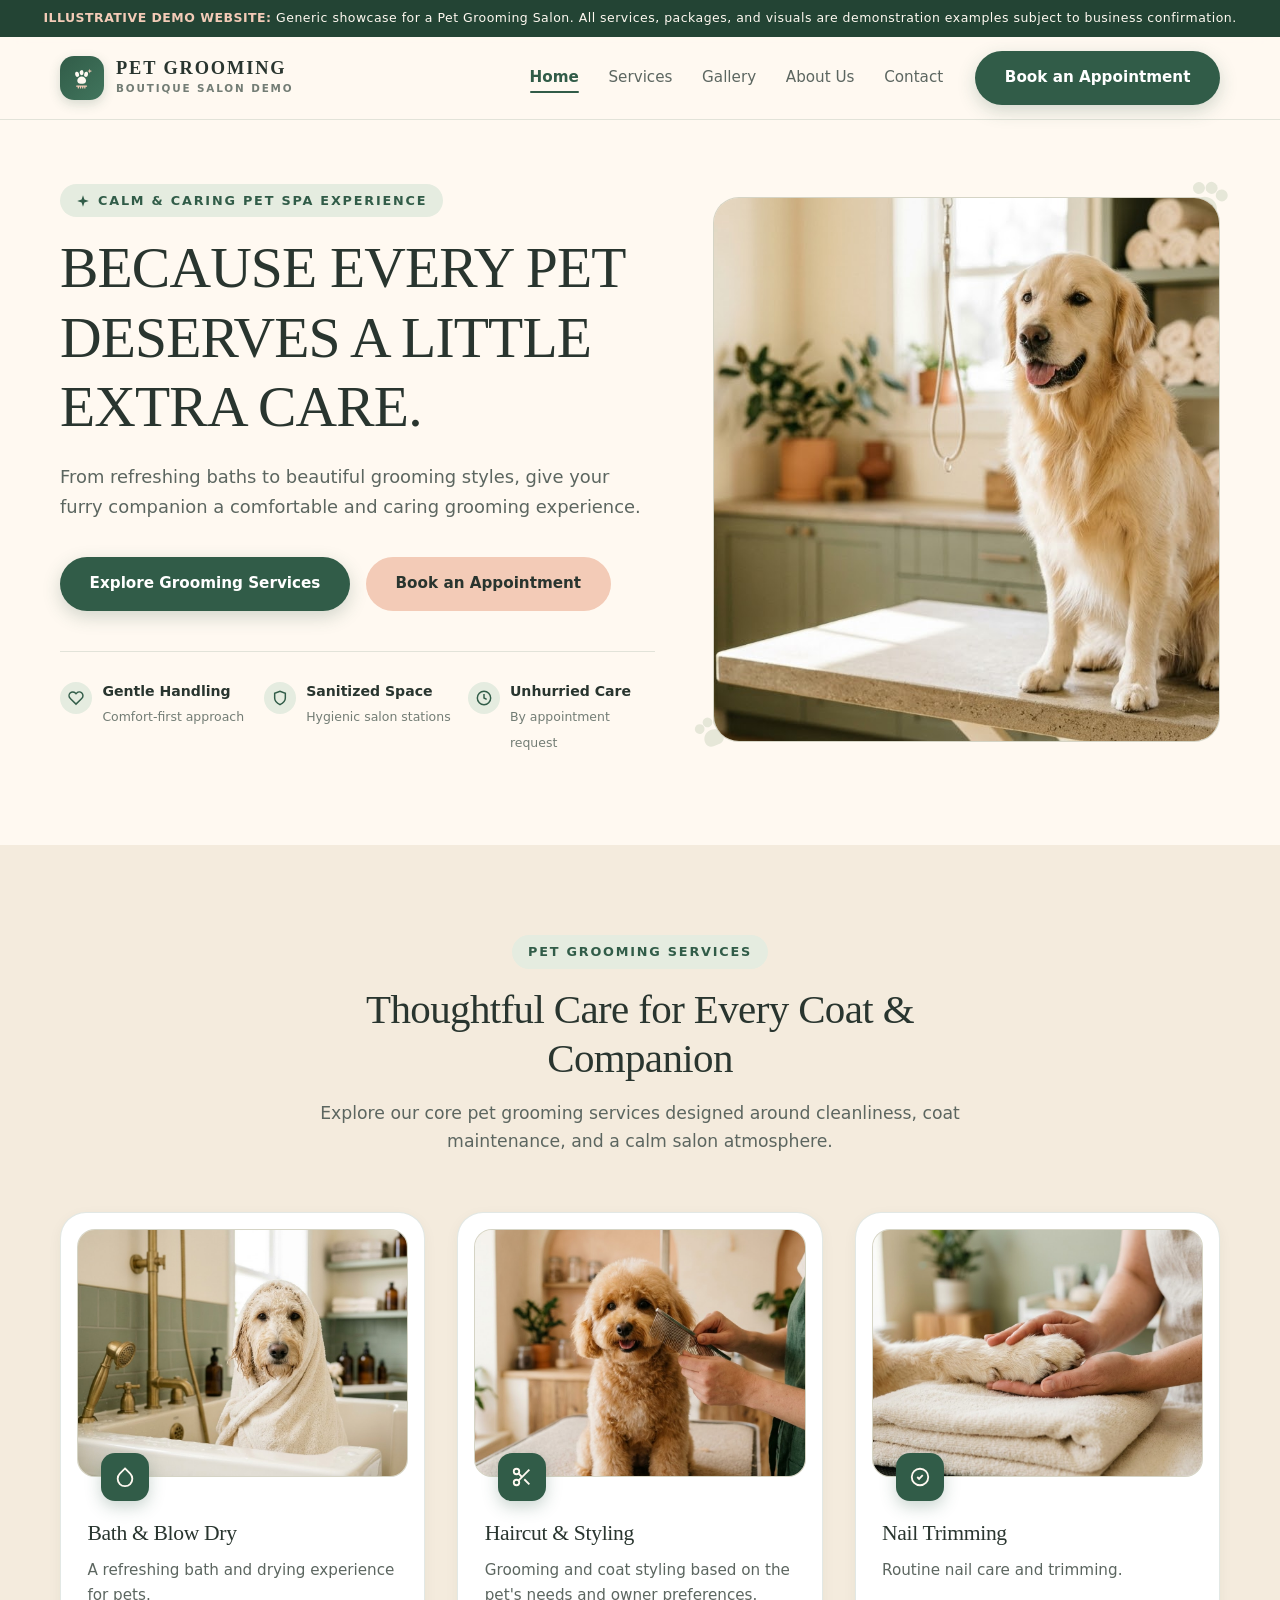
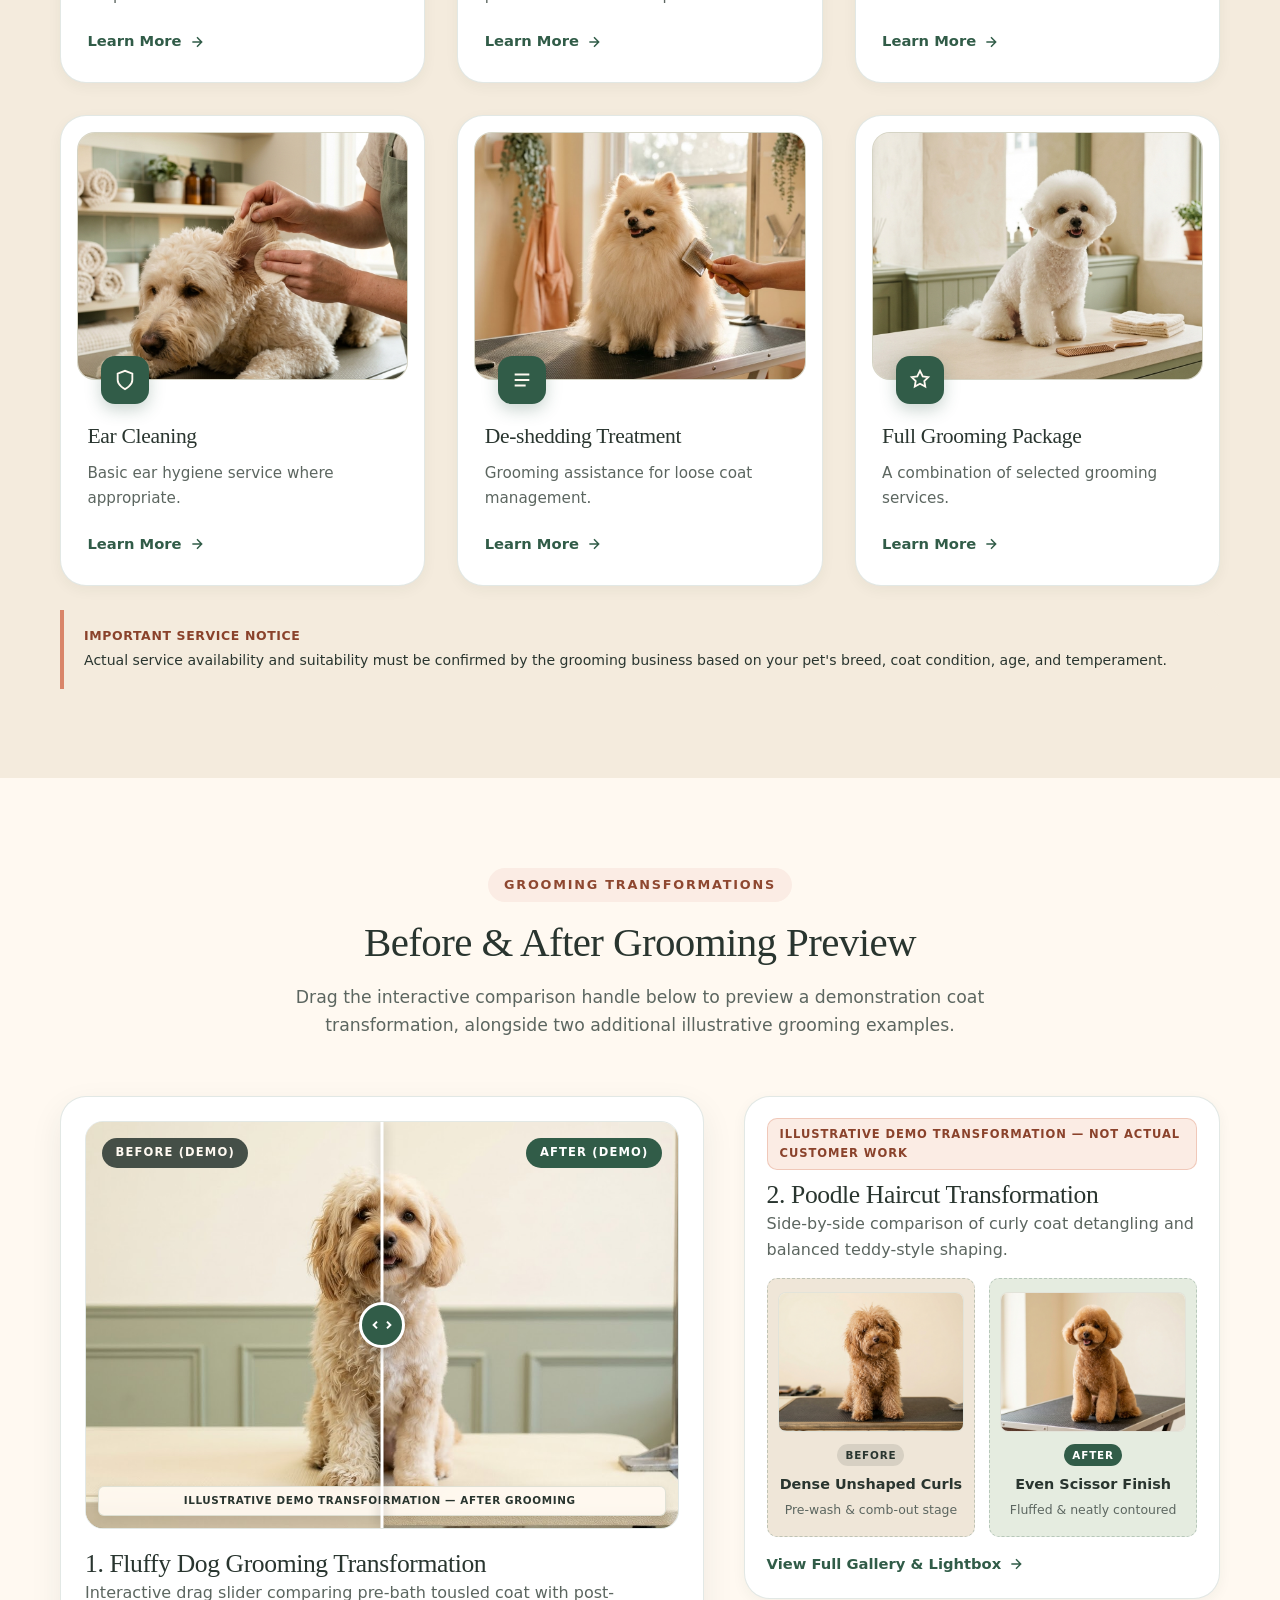
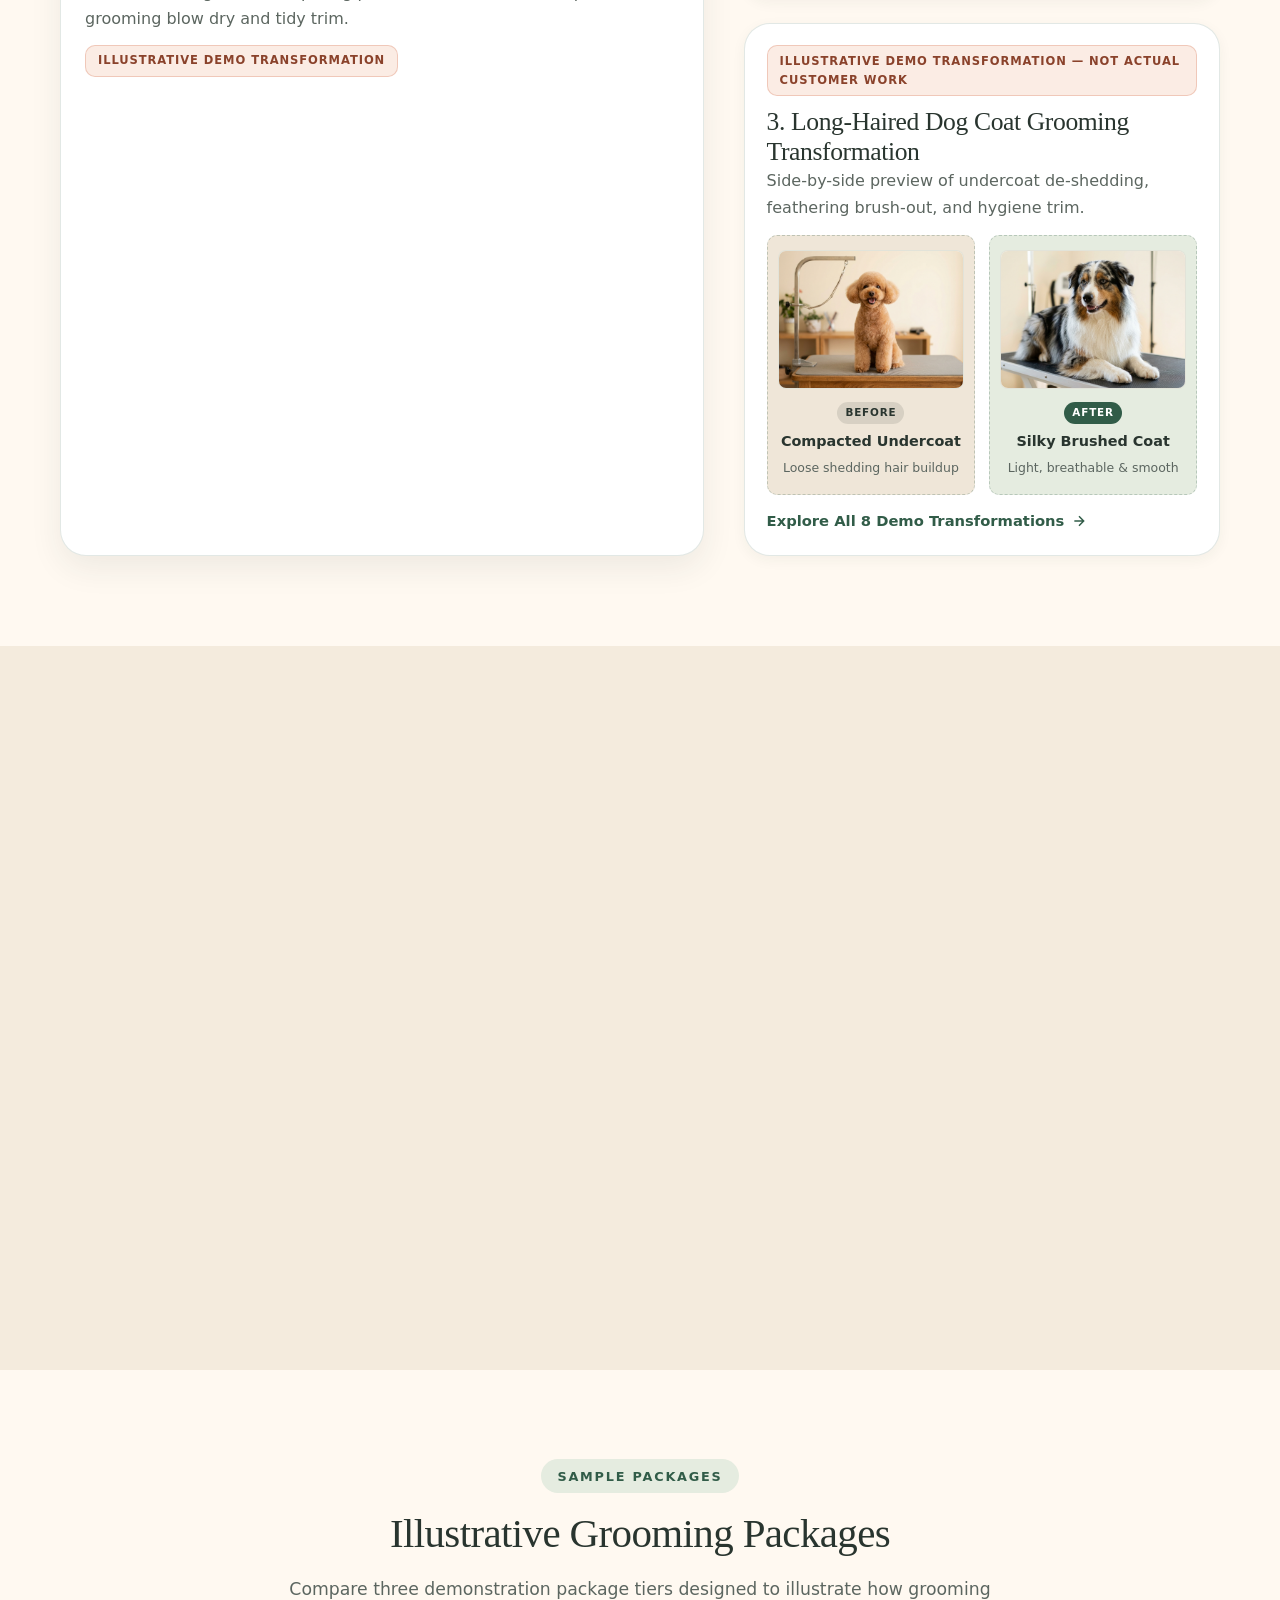
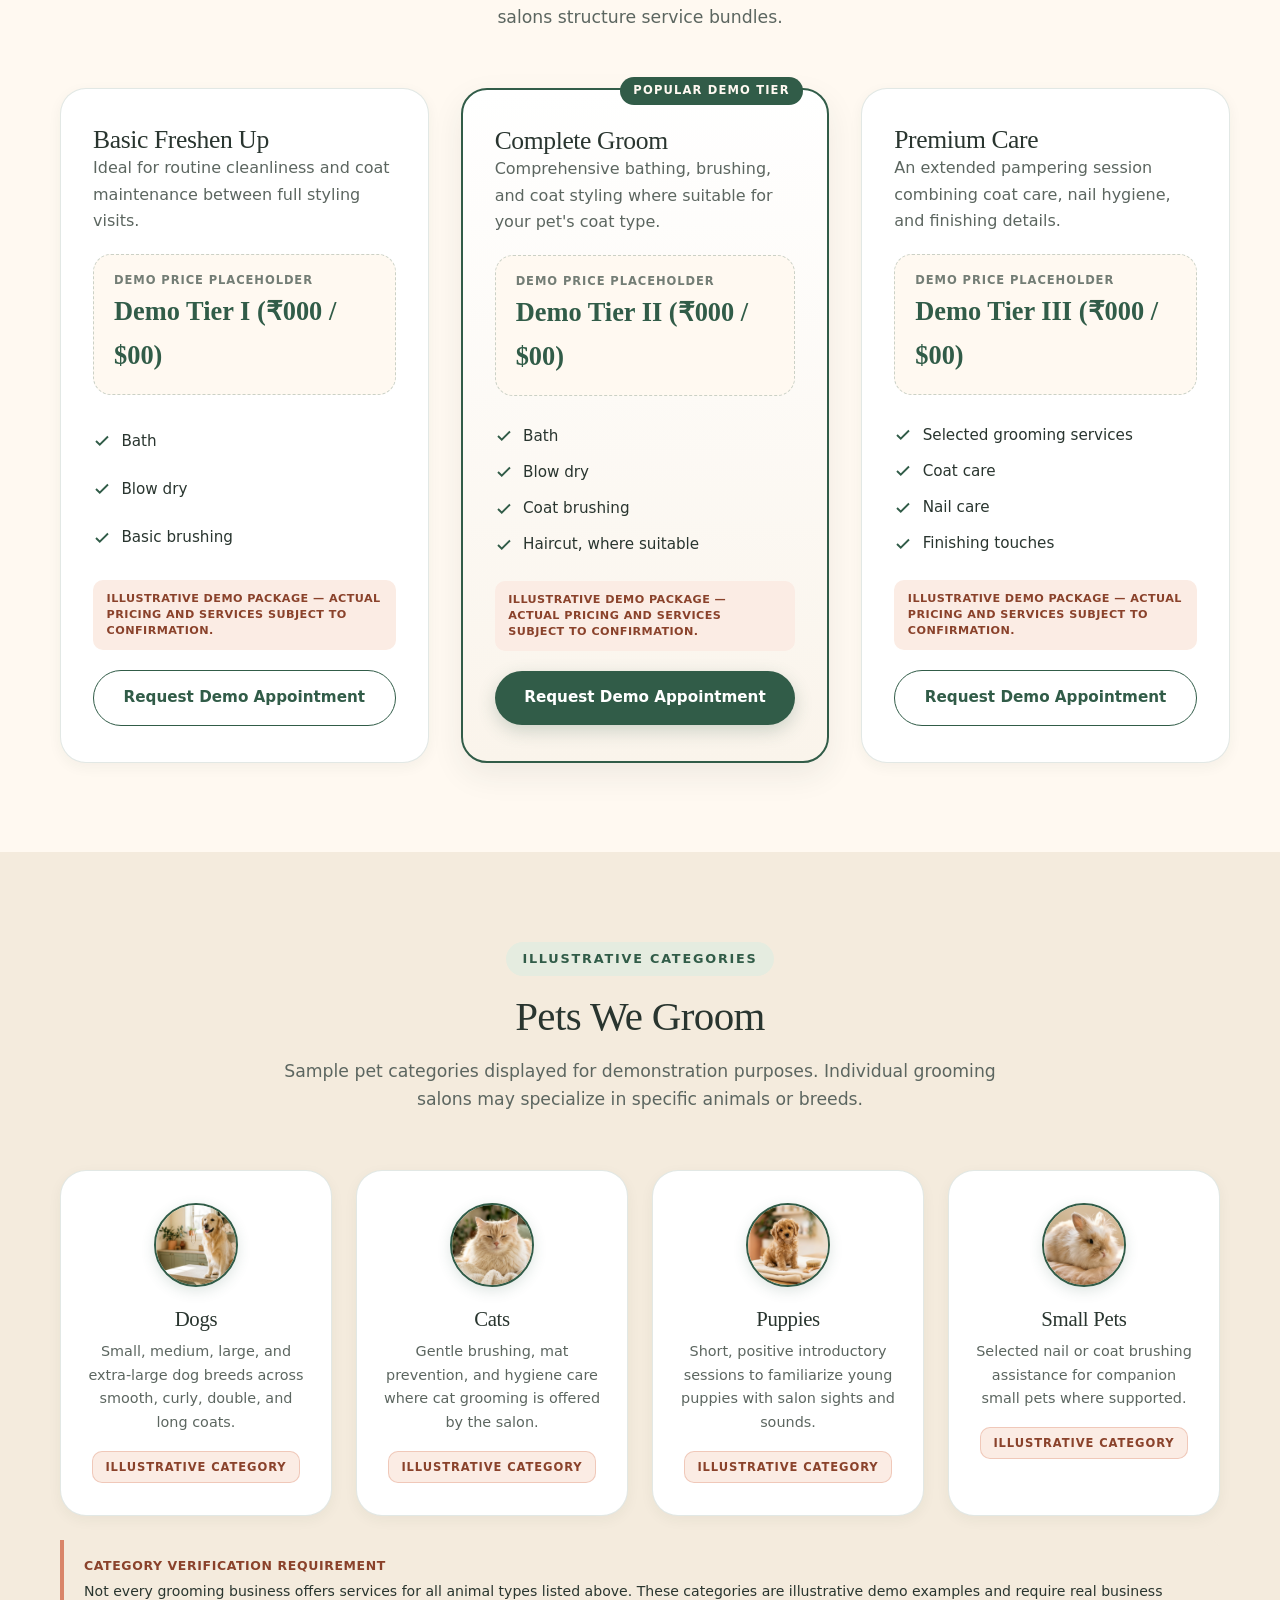
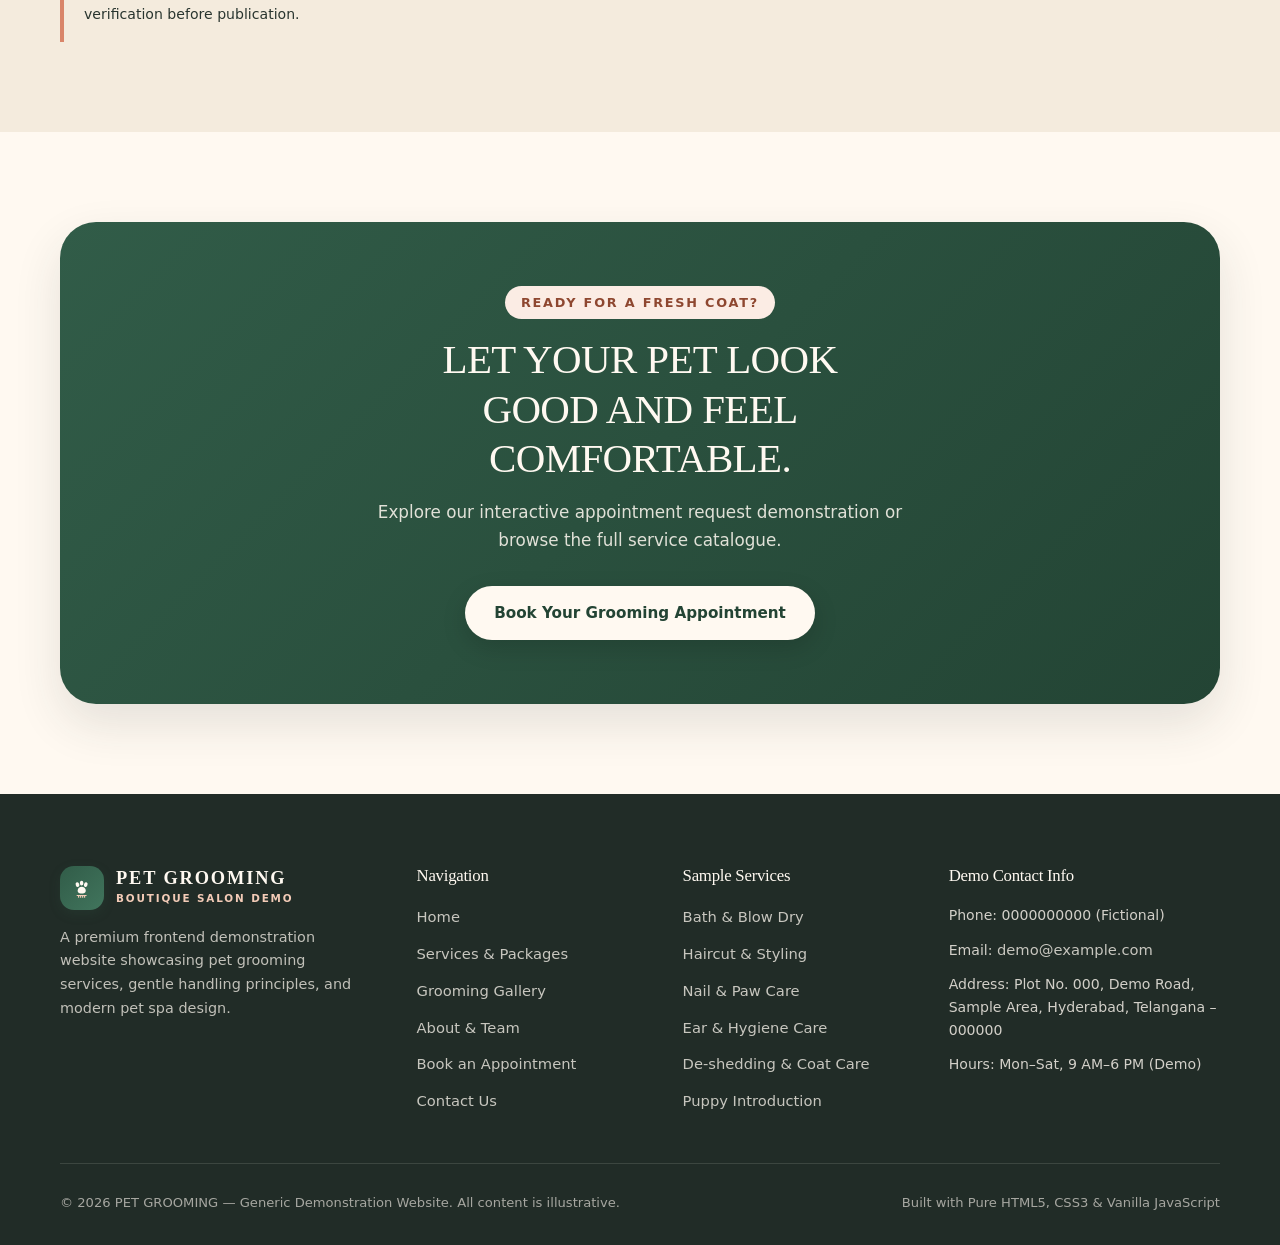
<file: index.html>
<!DOCTYPE html>
<html lang="en">
<head>
  <meta charset="UTF-8">
  <meta name="viewport" content="width=device-width, initial-scale=1.0">
  <title>PET GROOMING | Premium Pet Grooming Salon &amp; Pet Spa Demo</title>
  <meta name="description" content="Explore PET GROOMING, a boutique Pet Grooming Salon demonstration showcasing Dog Grooming, Cat Grooming, Dog Bathing, Pet Haircut and caring Pet Spa services.">
  <meta name="keywords" content="Pet Grooming, Dog Grooming, Cat Grooming, Pet Grooming Salon, Dog Bathing, Pet Haircut, Pet Grooming Services, Pet Spa">
  <!-- Open Graph Metadata -->
  <meta property="og:type" content="website">
  <meta property="og:title" content="PET GROOMING | Boutique Pet Grooming Salon Demonstration">
  <meta property="og:description" content="Because every pet deserves a little extra care. Explore illustrative grooming services, packages, and gentle grooming principles.">
  <meta property="og:site_name" content="PET GROOMING">
  <link rel="stylesheet" href="css/style.css">
</head>
<body>
  <a href="#main-content" class="skip-link">Skip to main content</a>

  <!-- Demonstration Top Bar -->
  <div class="demo-top-bar" role="region" aria-label="Demonstration Notice">
    <strong>ILLUSTRATIVE DEMO WEBSITE:</strong> Generic showcase for a Pet Grooming Salon. All services, packages, and visuals are demonstration examples subject to business confirmation.
  </div>

  <!-- Global Sticky Header -->
  <header class="site-header">
    <div class="container nav-container">
      <a href="index.html" class="brand-logo" aria-label="PET GROOMING Home">
        <span class="brand-logo-mark" aria-hidden="true">
          <!-- Minimal Paw-Print + Subtle Comb & Sparkle SVG Logo (No brand text inside SVG) -->
          <svg width="26" height="26" viewBox="0 0 32 32" fill="none" xmlns="http://www.w3.org/2000/svg">
            <!-- Paw Pads -->
            <ellipse cx="10" cy="11.5" rx="2.4" ry="3.2" transform="rotate(-18 10 11.5)" fill="currentColor"/>
            <ellipse cx="15.5" cy="9.5" rx="2.4" ry="3.2" transform="rotate(-4 15.5 9.5)" fill="currentColor"/>
            <ellipse cx="21" cy="11.5" rx="2.4" ry="3.2" transform="rotate(16 21 11.5)" fill="currentColor"/>
            <!-- Main Paw Pad -->
            <path d="M10.2 19.5C10.2 16.4 12.8 14.3 15.6 14.3C18.4 14.3 21 16.4 21 19.5C21 21.8 19.1 23.2 17.1 23.2H14.1C12.1 23.2 10.2 21.8 10.2 19.5Z" fill="currentColor"/>
            <!-- Subtle Grooming Comb Teeth under Paw -->
            <path d="M9.5 26H21.5M11.5 26V28.2M14.2 26V28.2M16.9 26V28.2M19.5 26V28.2" stroke="#F3CBB7" stroke-width="1.6" stroke-linecap="round"/>
            <!-- Subtle Sparkle Element -->
            <path d="M25.5 4.5L26.2 6.8L28.5 7.5L26.2 8.2L25.5 10.5L24.8 8.2L22.5 7.5L24.8 6.8L25.5 4.5Z" fill="#F3CBB7"/>
          </svg>
        </span>
        <span class="brand-text-wrap">
          <span class="brand-title">PET GROOMING</span>
          <span class="brand-subtitle">Boutique Salon Demo</span>
        </span>
      </a>

      <button class="mobile-menu-toggle" type="button" aria-label="Toggle navigation menu" aria-expanded="false" aria-controls="primary-navigation">
        <span class="hamburger-box">
          <span class="hamburger-line"></span>
          <span class="hamburger-line"></span>
          <span class="hamburger-line"></span>
        </span>
      </button>

      <nav class="nav-menu" id="primary-navigation" aria-label="Primary Navigation">
        <ul class="nav-list">
          <li><a href="index.html" class="nav-link active" aria-current="page">Home</a></li>
          <li><a href="services.html" class="nav-link">Services</a></li>
          <li><a href="gallery.html" class="nav-link">Gallery</a></li>
          <li><a href="about.html" class="nav-link">About Us</a></li>
          <li><a href="contact.html" class="nav-link">Contact</a></li>
        </ul>
        <a href="booking.html" class="btn btn-primary">Book an Appointment</a>
      </nav>
    </div>
  </header>

  <main id="main-content">
    <!-- A. HERO SECTION -->
    <section class="hero-section">
      <div class="container hero-grid">
        <div class="hero-content reveal">
          <span class="eyebrow">
            <svg width="14" height="14" viewBox="0 0 24 24" fill="currentColor" aria-hidden="true"><path d="M12 2L14.4 9.6L22 12L14.4 14.4L12 22L9.6 14.4L2 12L9.6 9.6L12 2Z"/></svg>
            Calm &amp; Caring Pet Spa Experience
          </span>
          <h1>BECAUSE EVERY PET DESERVES A LITTLE EXTRA CARE.</h1>
          <p class="hero-lead">
            From refreshing baths to beautiful grooming styles, give your furry companion a comfortable and caring grooming experience.
          </p>
          <div class="hero-actions">
            <a href="services.html" class="btn btn-primary">Explore Grooming Services</a>
            <a href="booking.html" class="btn btn-secondary">Book an Appointment</a>
          </div>

          <div class="hero-highlights">
            <div class="hero-highlight-item">
              <span class="hero-highlight-icon" aria-hidden="true">
                <svg width="16" height="16" viewBox="0 0 24 24" fill="none" stroke="currentColor" stroke-width="2.2"><path d="M20.8 4.6a5.5 5.5 0 0 0-7.7 0l-1.1 1-1-1a5.5 5.5 0 0 0-7.8 7.8l1 1 7.8 7.8 7.8-7.8 1-1a5.5 5.5 0 0 0 0-7.8z"/></svg>
              </span>
              <div class="hero-highlight-text">
                <strong>Gentle Handling</strong>
                <span>Comfort-first approach</span>
              </div>
            </div>
            <div class="hero-highlight-item">
              <span class="hero-highlight-icon" aria-hidden="true">
                <svg width="16" height="16" viewBox="0 0 24 24" fill="none" stroke="currentColor" stroke-width="2.2"><path d="M12 22s8-4 8-10V5l-8-3-8 3v7c0 6 8 10 8 10z"/></svg>
              </span>
              <div class="hero-highlight-text">
                <strong>Sanitized Space</strong>
                <span>Hygienic salon stations</span>
              </div>
            </div>
            <div class="hero-highlight-item">
              <span class="hero-highlight-icon" aria-hidden="true">
                <svg width="16" height="16" viewBox="0 0 24 24" fill="none" stroke="currentColor" stroke-width="2.2"><circle cx="12" cy="12" r="10"/><path d="M12 6v6l4 2"/></svg>
              </span>
              <div class="hero-highlight-text">
                <strong>Unhurried Care</strong>
                <span>By appointment request</span>
              </div>
            </div>
          </div>
        </div>

        <!-- Hero Visual Split-Screen Placeholder -->
        <div class="hero-visual-wrap reveal">
          <!-- Decorative Paw-Print Graphics -->
          <svg class="paw-deco paw-deco-1" viewBox="0 0 64 64" fill="currentColor" aria-hidden="true">
            <circle cx="20" cy="18" r="6"/><circle cx="32" cy="14" r="6"/><circle cx="44" cy="18" r="6"/>
            <path d="M20 36c0-7 5-12 12-12s12 5 12 12c0 5-4 8-8 8h-8c-4 0-8-3-8-8z"/>
          </svg>
          <svg class="paw-deco paw-deco-2" viewBox="0 0 64 64" fill="currentColor" aria-hidden="true">
            <circle cx="20" cy="18" r="6"/><circle cx="32" cy="14" r="6"/><circle cx="44" cy="18" r="6"/>
            <path d="M20 36c0-7 5-12 12-12s12 5 12 12c0 5-4 8-8 8h-8c-4 0-8-3-8-8z"/>
          </svg>

          <!-- Hero Visual: pet-grooming-hero.jpeg -->
          <div class="img-frame ratio-hero" role="img" aria-label="Freshly groomed golden retriever in a bright boutique pet grooming salon (Illustrative Demo Image)">
            <img src="images/pet-grooming-hero.jpeg" alt="Freshly groomed golden retriever in a bright boutique pet grooming salon" width="1200" height="1290" class="card-img" fetchpriority="high">
          
          </div>

          
        </div>
      </div>
    </section>

    <!-- B. GROOMING SERVICES OVERVIEW -->
    <section class="section section-cream" id="services-overview">
      <div class="container">
        <div class="section-header reveal">
          <span class="eyebrow">Pet Grooming Services</span>
          <h2>Thoughtful Care for Every Coat &amp; Companion</h2>
          <p>Explore our core pet grooming services designed around cleanliness, coat maintenance, and a calm salon atmosphere.</p>
        </div>

        <div class="services-grid">
          <!-- Card 1: Bath & Blow Dry -->
          <article class="service-card reveal">
            <div class="service-card-media">
              <div class="img-frame ratio-card" role="img" aria-label="Dog bathing and warm blow dry session (Illustrative Demo Image)">
                <img src="images/bath-blow-dry.jpeg" alt="Warm soothing bath and fluff dry for pet" width="1200" height="900" loading="lazy" class="card-img">
              
              </div>
              <div class="service-icon-badge" aria-hidden="true">
                <svg width="22" height="22" viewBox="0 0 24 24" fill="none" stroke="currentColor" stroke-width="2"><path d="M12 2.69l5.66 5.66a8 8 0 1 1-11.31 0z"/></svg>
              </div>
            </div>
            <div class="service-card-body">
              <h3>Bath &amp; Blow Dry</h3>
              <p>A refreshing bath and drying experience for pets.</p>
              <a href="services.html#bath-blow-dry" class="link-arrow">
                Learn More
                <svg width="16" height="16" viewBox="0 0 24 24" fill="none" stroke="currentColor" stroke-width="2.2"><path d="M5 12h14M12 5l7 7-7 7"/></svg>
              </a>
            </div>
          </article>

          <!-- Card 2: Haircut & Styling -->
          <article class="service-card reveal">
            <div class="service-card-media">
              <div class="img-frame ratio-card" role="img" aria-label="Pet haircut and coat styling (Illustrative Demo Image)">
                <img src="images/dog-haircut-styling.jpeg" alt="Precision coat trim and styling" width="1200" height="900" loading="lazy" class="card-img">
               
              </div>
              <div class="service-icon-badge" aria-hidden="true">
                <svg width="22" height="22" viewBox="0 0 24 24" fill="none" stroke="currentColor" stroke-width="2"><circle cx="6" cy="6" r="3"/><circle cx="6" cy="18" r="3"/><line x1="20" y1="4" x2="8.12" y2="15.88"/><line x1="14.47" y1="14.48" x2="20" y2="20"/><line x1="8.12" y1="8.12" x2="12" y2="12"/></svg>
              </div>
            </div>
            <div class="service-card-body">
              <h3>Haircut &amp; Styling</h3>
              <p>Grooming and coat styling based on the pet's needs and owner preferences.</p>
              <a href="services.html#haircut-styling" class="link-arrow">
                Learn More
                <svg width="16" height="16" viewBox="0 0 24 24" fill="none" stroke="currentColor" stroke-width="2.2"><path d="M5 12h14M12 5l7 7-7 7"/></svg>
              </a>
            </div>
          </article>

          <!-- Card 3: Nail Trimming -->
          <article class="service-card reveal">
            <div class="service-card-media">
              <div class="img-frame ratio-card" role="img" aria-label="Gentle paw and nail trimming care (Illustrative Demo Image)">
                <img src="images/pet-nail-care.jpeg" alt="Gentle paw and routine nail care" width="1200" height="900" loading="lazy" class="card-img">
               
              </div>
              <div class="service-icon-badge" aria-hidden="true">
                <svg width="22" height="22" viewBox="0 0 24 24" fill="none" stroke="currentColor" stroke-width="2"><circle cx="12" cy="12" r="9"/><path d="M9 12l2 2 4-4"/></svg>
              </div>
            </div>
            <div class="service-card-body">
              <h3>Nail Trimming</h3>
              <p>Routine nail care and trimming.</p>
              <a href="services.html#nail-paw-care" class="link-arrow">
                Learn More
                <svg width="16" height="16" viewBox="0 0 24 24" fill="none" stroke="currentColor" stroke-width="2.2"><path d="M5 12h14M12 5l7 7-7 7"/></svg>
              </a>
            </div>
          </article>

          <!-- Card 4: Ear Cleaning -->
          <article class="service-card reveal">
            <div class="service-card-media">
              <div class="img-frame ratio-card" role="img" aria-label="Ear Cleaning service (Illustrative Demo Image)">
                <img src="images/pet-ear-cleaning.jpeg" alt="Routine ear hygiene and checking session for pet" width="1200" height="900" loading="lazy" class="card-img">
              
              </div>
              <div class="service-icon-badge" aria-hidden="true">
                <svg width="22" height="22" viewBox="0 0 24 24" fill="none" stroke="currentColor" stroke-width="2"><path d="M12 22s8-4 8-10V5l-8-3-8 3v7c0 6 8 10 8 10z"/></svg>
              </div>
            </div>
            <div class="service-card-body">
              <h3>Ear Cleaning</h3>
              <p>Basic ear hygiene service where appropriate.</p>
              <a href="services.html#ear-hygiene" class="link-arrow">
                Learn More
                <svg width="16" height="16" viewBox="0 0 24 24" fill="none" stroke="currentColor" stroke-width="2.2"><path d="M5 12h14M12 5l7 7-7 7"/></svg>
              </a>
            </div>
          </article>

          <!-- Card 5: De-shedding Treatment -->
          <article class="service-card reveal">
            <div class="service-card-media">
              <div class="img-frame ratio-card" role="img" aria-label="Pet coat brushing and de-shedding treatment (Illustrative Demo Image)">
                <img src="images/pet-coat-care.jpeg" alt="Coat brushing and de-shedding treatment" width="1200" height="900" loading="lazy" class="card-img">
               
              </div>
              <div class="service-icon-badge" aria-hidden="true">
                <svg width="22" height="22" viewBox="0 0 24 24" fill="none" stroke="currentColor" stroke-width="2"><path d="M4 6h16M4 12h16M4 18h12"/></svg>
              </div>
            </div>
            <div class="service-card-body">
              <h3>De-shedding Treatment</h3>
              <p>Grooming assistance for loose coat management.</p>
              <a href="services.html#deshedding-care" class="link-arrow">
                Learn More
                <svg width="16" height="16" viewBox="0 0 24 24" fill="none" stroke="currentColor" stroke-width="2.2"><path d="M5 12h14M12 5l7 7-7 7"/></svg>
              </a>
            </div>
          </article>

          <!-- Card 6: Full Grooming Package -->
          <article class="service-card reveal">
            <div class="service-card-media">
              <div class="img-frame ratio-card" role="img" aria-label="Full Grooming Package (Illustrative Demo Image)">
                <img src="images/pet-full-grooming.jpeg" alt="Full Grooming Package - complete head-to-paw care session" width="1200" height="900" loading="lazy" class="card-img">
             
              </div>
              <div class="service-icon-badge" aria-hidden="true">
                <svg width="22" height="22" viewBox="0 0 24 24" fill="none" stroke="currentColor" stroke-width="2"><path d="M12 2l3 6 6 .9-4.3 4.2 1 6-5.7-3-5.7 3 1-6L3 8.9 9 8z"/></svg>
              </div>
            </div>
            <div class="service-card-body">
              <h3>Full Grooming Package</h3>
              <p>A combination of selected grooming services.</p>
              <a href="services.html#packages-comparison" class="link-arrow">
                Learn More
                <svg width="16" height="16" viewBox="0 0 24 24" fill="none" stroke="currentColor" stroke-width="2.2"><path d="M5 12h14M12 5l7 7-7 7"/></svg>
              </a>
            </div>
          </article>
        </div>

        <div class="demo-disclaimer-box reveal">
          <strong>Important Service Notice</strong>
          Actual service availability and suitability must be confirmed by the grooming business based on your pet's breed, coat condition, age, and temperament.
        </div>
      </div>
    </section>

    <!-- C. BEFORE & AFTER GROOMING PREVIEW -->
    <section class="section" id="before-after-preview">
      <div class="container">
        <div class="section-header reveal">
          <span class="eyebrow eyebrow-peach">Grooming Transformations</span>
          <h2>Before &amp; After Grooming Preview</h2>
          <p>Drag the interactive comparison handle below to preview a demonstration coat transformation, alongside two additional illustrative grooming examples.</p>
        </div>

        <div class="ba-showcase-grid">
          <!-- Transformation 1: Interactive Drag Slider -->
          <div class="ba-slider-card reveal">
            <div class="ba-slider-viewport" data-ba-slider>
              <span class="ba-badge ba-badge-before">Before (Demo)</span>
              <span class="ba-badge ba-badge-after">After (Demo)</span>

              <!-- AFTER Layer (Base) — Image: grooming-after.jpeg -->
              <div class="ba-layer ba-layer-after">
                <div class="img-frame" style="width: 100%; height: 100%; border-radius: 0; border: none;" role="img" aria-label="Illustrative Demo Transformation After: Neatly groomed, fluffy cream dog with tidy rounded face (grooming-after.jpeg)">
                  <img src="images/grooming-after.jpeg" alt="Neatly styled, brushed and fluffed coat after grooming" class="card-img">
                  <span class="img-demo-badge">ILLUSTRATIVE DEMO TRANSFORMATION — AFTER GROOMING</span>
                </div>
              </div>

              <!-- BEFORE Layer (Clipped Overlay) — Image: grooming-before.jpeg -->
              <div class="ba-layer ba-layer-before">
                <div class="img-frame" style="width: 100%; height: 100%; border-radius: 0; border: none;" role="img" aria-label="Illustrative Demo Transformation Before: Fluffy dog with overgrown tousled coat before bath and trim (grooming-before.jpeg)">
                  <img src="images/grooming-before.jpeg" alt="Overgrown, tousled coat prior to grooming" class="card-img">
                  <span class="img-demo-badge">ILLUSTRATIVE DEMO TRANSFORMATION — BEFORE GROOMING</span>
                </div>
              </div>

              <div class="ba-divider-line" aria-hidden="true"></div>
              <div class="ba-handle-btn" aria-hidden="true">
                <svg width="20" height="20" viewBox="0 0 24 24" fill="none" stroke="currentColor" stroke-width="2.4"><path d="M18 8L22 12L18 16"/><path d="M6 8L2 12L6 16"/></svg>
              </div>
              <input type="range" class="ba-range-input" min="0" max="100" value="50" aria-label="Comparison slider for Fluffy dog grooming transformation">
            </div>

            <div class="ba-slider-caption">
              <div>
                <h3>1. Fluffy Dog Grooming Transformation</h3>
                <p>Interactive drag slider comparing pre-bath tousled coat with post-grooming blow dry and tidy trim.</p>
              </div>
              <span class="demo-badge">Illustrative Demo Transformation</span>
            </div>
          </div>

          <!-- Transformations 2 & 3: Side-by-Side Before-and-After Layout -->
          <div class="ba-side-stack">
            <!-- Transformation 2: Poodle Haircut Transformation -->
            <article class="ba-pair-card reveal">
              <div>
                <span class="demo-badge">Illustrative Demo Transformation — Not Actual Customer Work</span>
                <h3 style="margin-top: 0.65rem;">2. Poodle Haircut Transformation</h3>
                <p>Side-by-side comparison of curly coat detangling and balanced teddy-style shaping.</p>
              </div>
              <div class="ba-pair-visuals" role="group" aria-label="Poodle haircut before and after demo comparison">
                <div class="ba-mini-box before">
                  <div class="ba-mini-thumb">
                    <img src="images/poodle-before.jpeg" alt="Poodle before haircut - dense unshaped curls" loading="lazy">
                  </div>
                  <span class="ba-mini-label">Before</span>
                  <strong style="display:block; font-size:0.9rem;">Dense Unshaped Curls</strong>
                  <span style="font-size:0.78rem; color:var(--color-text-secondary);">Pre-wash &amp; comb-out stage</span>
                </div>
                <div class="ba-mini-box after">
                  <div class="ba-mini-thumb">
                    <img src="images/poodle-after.jpeg" alt="Poodle after haircut - even scissor finish" loading="lazy">
                  </div>
                  <span class="ba-mini-label">After</span>
                  <strong style="display:block; font-size:0.9rem;">Even Scissor Finish</strong>
                  <span style="font-size:0.78rem; color:var(--color-text-secondary);">Fluffed &amp; neatly contoured</span>
                </div>
              </div>
              <a href="gallery.html" class="link-arrow">
                View Full Gallery &amp; Lightbox
                <svg width="16" height="16" viewBox="0 0 24 24" fill="none" stroke="currentColor" stroke-width="2.2"><path d="M5 12h14M12 5l7 7-7 7"/></svg>
              </a>
            </article>

            <!-- Transformation 3: Long-Haired Dog Coat Grooming Transformation -->
            <article class="ba-pair-card reveal">
              <div>
                <span class="demo-badge">Illustrative Demo Transformation — Not Actual Customer Work</span>
                <h3 style="margin-top: 0.65rem;">3. Long-Haired Dog Coat Grooming Transformation</h3>
                <p>Side-by-side preview of undercoat de-shedding, feathering brush-out, and hygiene trim.</p>
              </div>
              <div class="ba-pair-visuals" role="group" aria-label="Long-haired dog coat grooming before and after demo comparison">
                <div class="ba-mini-box before">
                  <div class="ba-mini-thumb">
                    <img src="images/longhair-before.jpeg" alt="Long-haired dog before brush-out - compacted undercoat" loading="lazy">
                  </div>
                  <span class="ba-mini-label">Before</span>
                  <strong style="display:block; font-size:0.9rem;">Compacted Undercoat</strong>
                  <span style="font-size:0.78rem; color:var(--color-text-secondary);">Loose shedding hair buildup</span>
                </div>
                <div class="ba-mini-box after">
                  <div class="ba-mini-thumb">
                    <img src="images/longhair-after.jpeg" alt="Long-haired dog after grooming - silky brushed coat" loading="lazy">
                  </div>
                  <span class="ba-mini-label">After</span>
                  <strong style="display:block; font-size:0.9rem;">Silky Brushed Coat</strong>
                  <span style="font-size:0.78rem; color:var(--color-text-secondary);">Light, breathable &amp; smooth</span>
                </div>
              </div>
              <a href="gallery.html" class="link-arrow">
                Explore All 8 Demo Transformations
                <svg width="16" height="16" viewBox="0 0 24 24" fill="none" stroke="currentColor" stroke-width="2.2"><path d="M5 12h14M12 5l7 7-7 7"/></svg>
              </a>
            </article>
          </div>
        </div>
      </div>
    </section>

    <!-- D. WHY CHOOSE OUR GROOMING APPROACH? -->
    <section class="section section-cream" id="grooming-approach">
      <div class="container">
        <div class="section-header reveal">
          <span class="eyebrow">Intended Service Principles</span>
          <h2>Why Choose Our Grooming Approach?</h2>
          <p>Presented as core intended service principles that guide a calm, respectful, and hygienic grooming environment.</p>
        </div>

        <div class="principles-grid">
          <article class="principle-card reveal">
            <div class="principle-icon" aria-hidden="true">
              <svg width="26" height="26" viewBox="0 0 24 24" fill="none" stroke="currentColor" stroke-width="2"><path d="M20.84 4.61a5.5 5.5 0 0 0-7.78 0L12 5.67l-1.06-1.06a5.5 5.5 0 0 0-7.78 7.78l1.06 1.06L12 21.23l7.78-7.78 1.06-1.06a5.5 5.5 0 0 0 0-7.78z"/></svg>
            </div>
            <h3>Gentle Handling</h3>
            <p>Intended principle prioritizing patience, calm body language, and reassuring handling throughout bathing and brushing.</p>
          </article>

          <article class="principle-card reveal">
            <div class="principle-icon" aria-hidden="true">
              <svg width="26" height="26" viewBox="0 0 24 24" fill="none" stroke="currentColor" stroke-width="2"><path d="M12 2L14.5 9.5L22 12L14.5 14.5L12 22L9.5 14.5L2 12L9.5 9.5L12 2Z"/></svg>
            </div>
            <h3>Clean Grooming Environment</h3>
            <p>Intended commitment to orderly tubs, cleaned combs and tables, and fresh towels between grooming appointments.</p>
          </article>

          <article class="principle-card reveal">
            <div class="principle-icon" aria-hidden="true">
              <svg width="26" height="26" viewBox="0 0 24 24" fill="none" stroke="currentColor" stroke-width="2"><path d="M14 2H6a2 2 0 0 0-2 2v16a2 2 0 0 0 2 2h12a2 2 0 0 0 2-2V8z"/><polyline points="14 2 14 8 20 8"/><line x1="16" y1="13" x2="8" y2="13"/><line x1="16" y1="17" x2="8" y2="17"/></svg>
            </div>
            <h3>Personalized Grooming Preferences</h3>
            <p>Discussing coat length, lifestyle maintenance, and owner preferences prior to beginning any styling work.</p>
          </article>

          <article class="principle-card reveal">
            <div class="principle-icon" aria-hidden="true">
              <svg width="26" height="26" viewBox="0 0 24 24" fill="none" stroke="currentColor" stroke-width="2"><circle cx="12" cy="12" r="10"/><path d="M8 14s1.5 2 4 2 4-2 4-2"/><line x1="9" y1="9" x2="9.01" y2="9"/><line x1="15" y1="9" x2="15.01" y2="9"/></svg>
            </div>
            <h3>Attention to Pet Comfort</h3>
            <p>Monitoring water temperature, dryer airflow, and rest breaks so pets remain as relaxed as possible.</p>
          </article>
        </div>
      </div>
    </section>

    <!-- E. GROOMING PACKAGES -->
    <section class="section" id="grooming-packages">
      <div class="container">
        <div class="section-header reveal">
          <span class="eyebrow">Sample Packages</span>
          <h2>Illustrative Grooming Packages</h2>
          <p>Compare three demonstration package tiers designed to illustrate how grooming salons structure service bundles.</p>
        </div>

        <div class="packages-grid">
          <!-- Package 1: Basic Freshen Up -->
          <article class="package-card reveal">
            <h3>Basic Freshen Up</h3>
            <p>Ideal for routine cleanliness and coat maintenance between full styling visits.</p>
            <div class="package-price-box">
              <span class="package-price-label">Demo Price Placeholder</span>
              <span class="package-price-value">Demo Tier I (₹000 / $00)</span>
            </div>
            <ul class="package-features">
              <li>
                <svg width="18" height="18" viewBox="0 0 24 24" fill="none" stroke="currentColor" stroke-width="2.5"><polyline points="20 6 9 17 4 12"/></svg>
                Bath
              </li>
              <li>
                <svg width="18" height="18" viewBox="0 0 24 24" fill="none" stroke="currentColor" stroke-width="2.5"><polyline points="20 6 9 17 4 12"/></svg>
                Blow dry
              </li>
              <li>
                <svg width="18" height="18" viewBox="0 0 24 24" fill="none" stroke="currentColor" stroke-width="2.5"><polyline points="20 6 9 17 4 12"/></svg>
                Basic brushing
              </li>
            </ul>
            <div class="package-Mandatory-notice">
              ILLUSTRATIVE DEMO PACKAGE — ACTUAL PRICING AND SERVICES SUBJECT TO CONFIRMATION.
            </div>
            <a href="booking.html" class="btn btn-outline">Request Demo Appointment</a>
          </article>

          <!-- Package 2: Complete Groom -->
          <article class="package-card featured reveal">
            <span class="package-ribbon">Popular Demo Tier</span>
            <h3>Complete Groom</h3>
            <p>Comprehensive bathing, brushing, and coat styling where suitable for your pet's coat type.</p>
            <div class="package-price-box">
              <span class="package-price-label">Demo Price Placeholder</span>
              <span class="package-price-value">Demo Tier II (₹000 / $00)</span>
            </div>
            <ul class="package-features">
              <li>
                <svg width="18" height="18" viewBox="0 0 24 24" fill="none" stroke="currentColor" stroke-width="2.5"><polyline points="20 6 9 17 4 12"/></svg>
                Bath
              </li>
              <li>
                <svg width="18" height="18" viewBox="0 0 24 24" fill="none" stroke="currentColor" stroke-width="2.5"><polyline points="20 6 9 17 4 12"/></svg>
                Blow dry
              </li>
              <li>
                <svg width="18" height="18" viewBox="0 0 24 24" fill="none" stroke="currentColor" stroke-width="2.5"><polyline points="20 6 9 17 4 12"/></svg>
                Coat brushing
              </li>
              <li>
                <svg width="18" height="18" viewBox="0 0 24 24" fill="none" stroke="currentColor" stroke-width="2.5"><polyline points="20 6 9 17 4 12"/></svg>
                Haircut, where suitable
              </li>
            </ul>
            <div class="package-Mandatory-notice">
              ILLUSTRATIVE DEMO PACKAGE — ACTUAL PRICING AND SERVICES SUBJECT TO CONFIRMATION.
            </div>
            <a href="booking.html" class="btn btn-primary">Request Demo Appointment</a>
          </article>

          <!-- Package 3: Premium Care -->
          <article class="package-card reveal">
            <h3>Premium Care</h3>
            <p>An extended pampering session combining coat care, nail hygiene, and finishing details.</p>
            <div class="package-price-box">
              <span class="package-price-label">Demo Price Placeholder</span>
              <span class="package-price-value">Demo Tier III (₹000 / $00)</span>
            </div>
            <ul class="package-features">
              <li>
                <svg width="18" height="18" viewBox="0 0 24 24" fill="none" stroke="currentColor" stroke-width="2.5"><polyline points="20 6 9 17 4 12"/></svg>
                Selected grooming services
              </li>
              <li>
                <svg width="18" height="18" viewBox="0 0 24 24" fill="none" stroke="currentColor" stroke-width="2.5"><polyline points="20 6 9 17 4 12"/></svg>
                Coat care
              </li>
              <li>
                <svg width="18" height="18" viewBox="0 0 24 24" fill="none" stroke="currentColor" stroke-width="2.5"><polyline points="20 6 9 17 4 12"/></svg>
                Nail care
              </li>
              <li>
                <svg width="18" height="18" viewBox="0 0 24 24" fill="none" stroke="currentColor" stroke-width="2.5"><polyline points="20 6 9 17 4 12"/></svg>
                Finishing touches
              </li>
            </ul>
            <div class="package-Mandatory-notice">
              ILLUSTRATIVE DEMO PACKAGE — ACTUAL PRICING AND SERVICES SUBJECT TO CONFIRMATION.
            </div>
            <a href="booking.html" class="btn btn-outline">Request Demo Appointment</a>
          </article>
        </div>
      </div>
    </section>

    <!-- F. PETS WE GROOM -->
    <section class="section section-cream" id="pets-we-groom">
      <div class="container">
        <div class="section-header reveal">
          <span class="eyebrow">Illustrative Categories</span>
          <h2>Pets We Groom</h2>
          <p>Sample pet categories displayed for demonstration purposes. Individual grooming salons may specialize in specific animals or breeds.</p>
        </div>

        <div class="pets-grid">
          <article class="pet-category-card reveal">
            <div class="pet-avatar-circle" aria-hidden="true">
              <img src="images/pet-grooming-hero.jpeg" alt="Dogs grooming category" loading="lazy">
            </div>
            <h3>Dogs</h3>
            <p>Small, medium, large, and extra-large dog breeds across smooth, curly, double, and long coats.</p>
            <span class="demo-badge">Illustrative Category</span>
          </article>

          <article class="pet-category-card reveal">
            <div class="pet-avatar-circle" aria-hidden="true">
              <img src="images/pet-cat-grooming.jpeg" alt="Cats grooming category" loading="lazy">
            </div>
            <h3>Cats</h3>
            <p>Gentle brushing, mat prevention, and hygiene care where cat grooming is offered by the salon.</p>
            <span class="demo-badge">Illustrative Category</span>
          </article>

          <article class="pet-category-card reveal">
            <div class="pet-avatar-circle" aria-hidden="true">
              <img src="images/pet-puppy-intro.jpeg" alt="Puppies grooming category" loading="lazy">
            </div>
            <h3>Puppies</h3>
            <p>Short, positive introductory sessions to familiarize young puppies with salon sights and sounds.</p>
            <span class="demo-badge">Illustrative Category</span>
          </article>

          <article class="pet-category-card reveal">
            <div class="pet-avatar-circle" aria-hidden="true">
              <img src="images/pet-small-pet.jpeg" alt="Small pets grooming category" loading="lazy">
            </div>
            <h3>Small Pets</h3>
            <p>Selected nail or coat brushing assistance for companion small pets where supported.</p>
            <span class="demo-badge">Illustrative Category</span>
          </article>
        </div>

        <div class="demo-disclaimer-box reveal">
          <strong>Category Verification Requirement</strong>
          Not every grooming business offers services for all animal types listed above. These categories are illustrative demo examples and require real business verification before publication.
        </div>
      </div>
    </section>

    <!-- G. FINAL CTA -->
    <section class="section">
      <div class="container">
        <div class="cta-banner reveal">
          <span class="eyebrow eyebrow-peach">Ready for a Fresh Coat?</span>
          <h2>LET YOUR PET LOOK GOOD AND FEEL COMFORTABLE.</h2>
          <p>Explore our interactive appointment request demonstration or browse the full service catalogue.</p>
          <a href="booking.html" class="btn btn-ivory">Book Your Grooming Appointment</a>
        </div>
      </div>
    </section>
  </main>

  <!-- Global Footer -->
  <footer class="site-footer">
    <div class="container">
      <div class="footer-grid">
        <div>
          <a href="index.html" class="brand-logo" style="color: var(--color-ivory); margin-bottom: 1rem;">
            <span class="brand-logo-mark" aria-hidden="true">
              <svg width="24" height="24" viewBox="0 0 32 32" fill="none" xmlns="http://www.w3.org/2000/svg">
                <ellipse cx="10" cy="11.5" rx="2.4" ry="3.2" transform="rotate(-18 10 11.5)" fill="currentColor"/>
                <ellipse cx="15.5" cy="9.5" rx="2.4" ry="3.2" transform="rotate(-4 15.5 9.5)" fill="currentColor"/>
                <ellipse cx="21" cy="11.5" rx="2.4" ry="3.2" transform="rotate(16 21 11.5)" fill="currentColor"/>
                <path d="M10.2 19.5C10.2 16.4 12.8 14.3 15.6 14.3C18.4 14.3 21 16.4 21 19.5C21 21.8 19.1 23.2 17.1 23.2H14.1C12.1 23.2 10.2 21.8 10.2 19.5Z" fill="currentColor"/>
                <path d="M9.5 26H21.5M11.5 26V28.2M14.2 26V28.2M16.9 26V28.2M19.5 26V28.2" stroke="#F3CBB7" stroke-width="1.6" stroke-linecap="round"/>
              </svg>
            </span>
            <span class="brand-text-wrap">
              <span class="brand-title">PET GROOMING</span>
              <span class="brand-subtitle" style="color: var(--color-peach);">Boutique Salon Demo</span>
            </span>
          </a>
          <p style="color: rgba(255,249,241,0.72); font-size: 0.9rem; max-width: 34ch;">
            A premium frontend demonstration website showcasing pet grooming services, gentle handling principles, and modern pet spa design.
          </p>
        </div>

        <div>
          <h4>Navigation</h4>
          <ul class="footer-links">
            <li><a href="index.html">Home</a></li>
            <li><a href="services.html">Services &amp; Packages</a></li>
            <li><a href="gallery.html">Grooming Gallery</a></li>
            <li><a href="about.html">About &amp; Team</a></li>
            <li><a href="booking.html">Book an Appointment</a></li>
            <li><a href="contact.html">Contact Us</a></li>
          </ul>
        </div>

        <div>
          <h4>Sample Services</h4>
          <ul class="footer-links">
            <li><a href="services.html#bath-blow-dry">Bath &amp; Blow Dry</a></li>
            <li><a href="services.html#haircut-styling">Haircut &amp; Styling</a></li>
            <li><a href="services.html#nail-paw-care">Nail &amp; Paw Care</a></li>
            <li><a href="services.html#ear-hygiene">Ear &amp; Hygiene Care</a></li>
            <li><a href="services.html#deshedding-care">De-shedding &amp; Coat Care</a></li>
            <li><a href="services.html#puppy-intro">Puppy Introduction</a></li>
          </ul>
        </div>

        <div>
          <h4>Demo Contact Info</h4>
          <ul class="footer-links" style="font-size: 0.88rem;">
            <li>Phone: 0000000000 (Fictional)</li>
            <li>Email: <a href="mailto:demo@example.com">demo@example.com</a></li>
            <li>Address: Plot No. 000, Demo Road, Sample Area, Hyderabad, Telangana – 000000</li>
            <li>Hours: Mon–Sat, 9 AM–6 PM (Demo)</li>
          </ul>
        </div>
      </div>

      <div class="footer-bottom">
        <span>&copy; 2026 PET GROOMING — Generic Demonstration Website. All content is illustrative.</span>
        <span>Built with Pure HTML5, CSS3 &amp; Vanilla JavaScript</span>
      </div>
    </div>
  </footer>

  <!-- Back to Top Button -->
  <button type="button" id="back-to-top" class="back-to-top" aria-label="Back to top">
    <svg width="20" height="20" viewBox="0 0 24 24" fill="none" stroke="currentColor" stroke-width="2.5"><path d="M18 15l-6-6-6 6"/></svg>
  </button>

  <script src="js/main.js"></script>
</body>
</html>
</file>
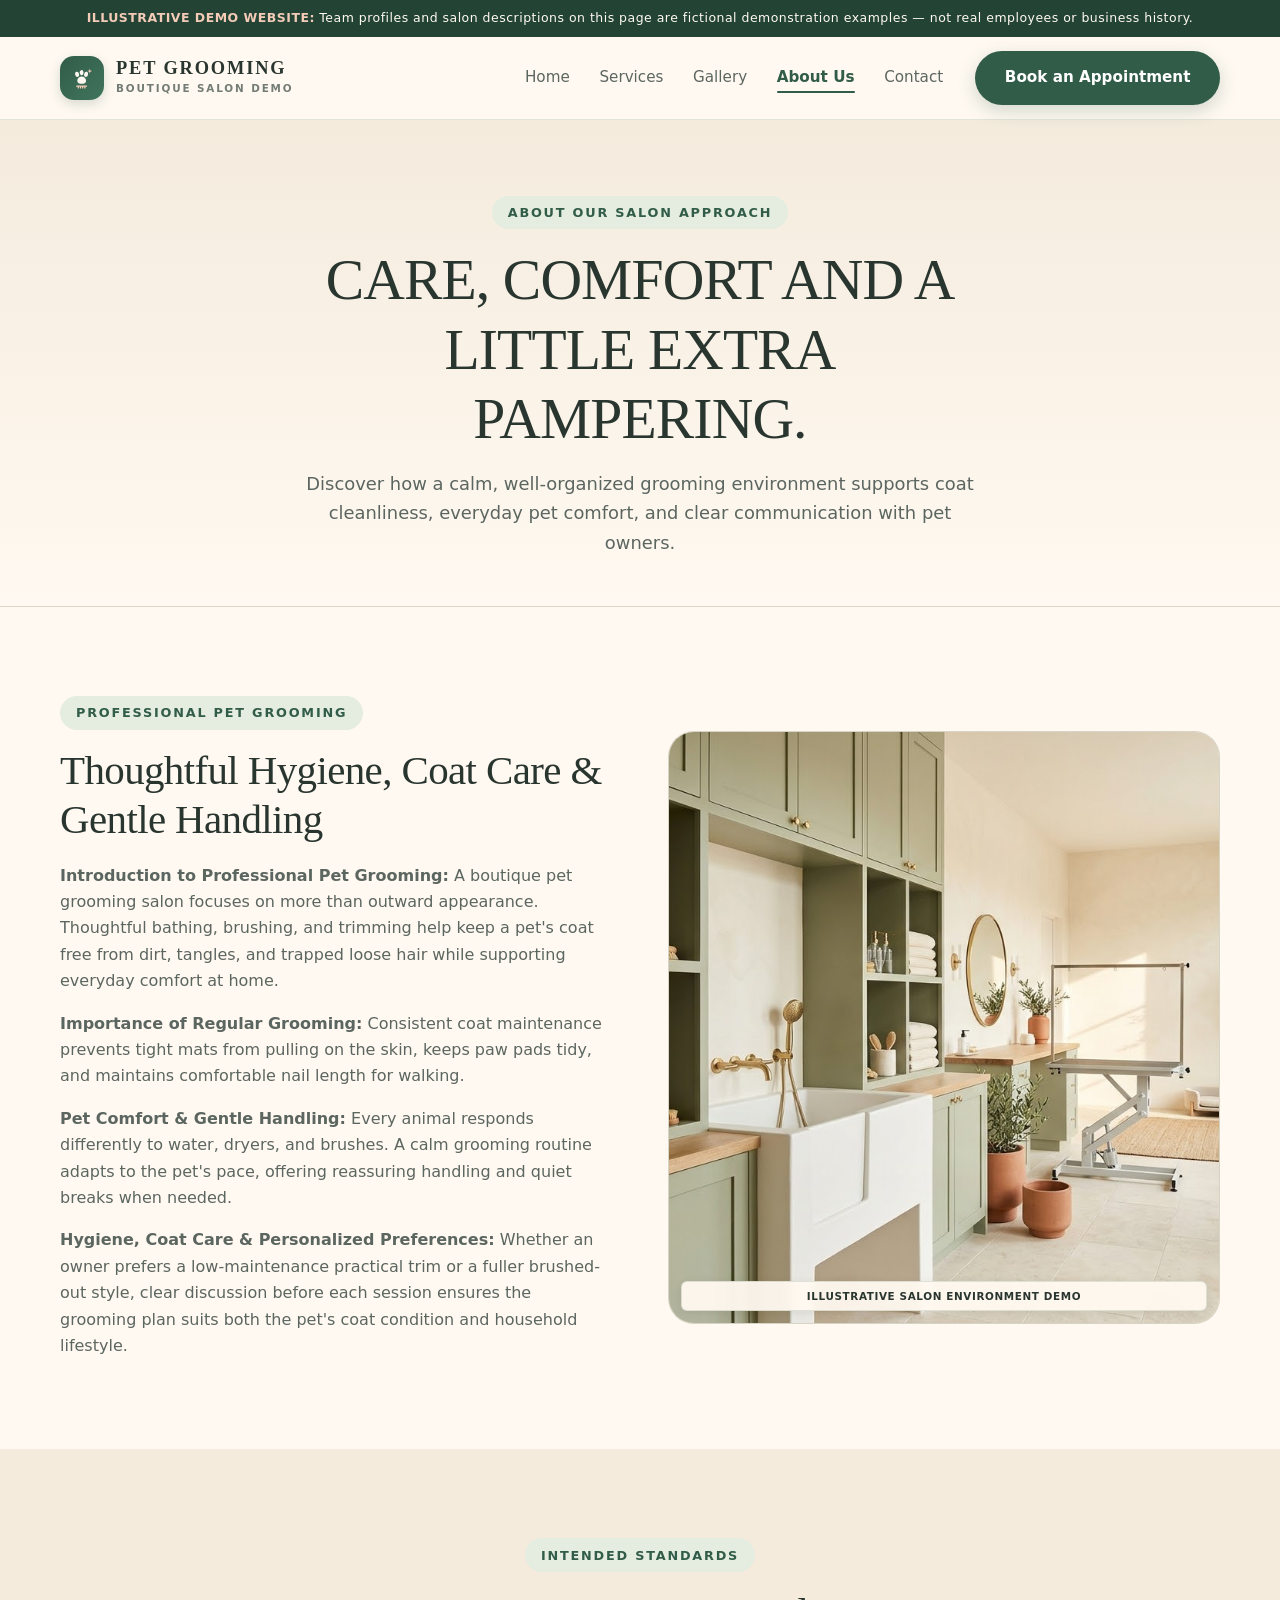
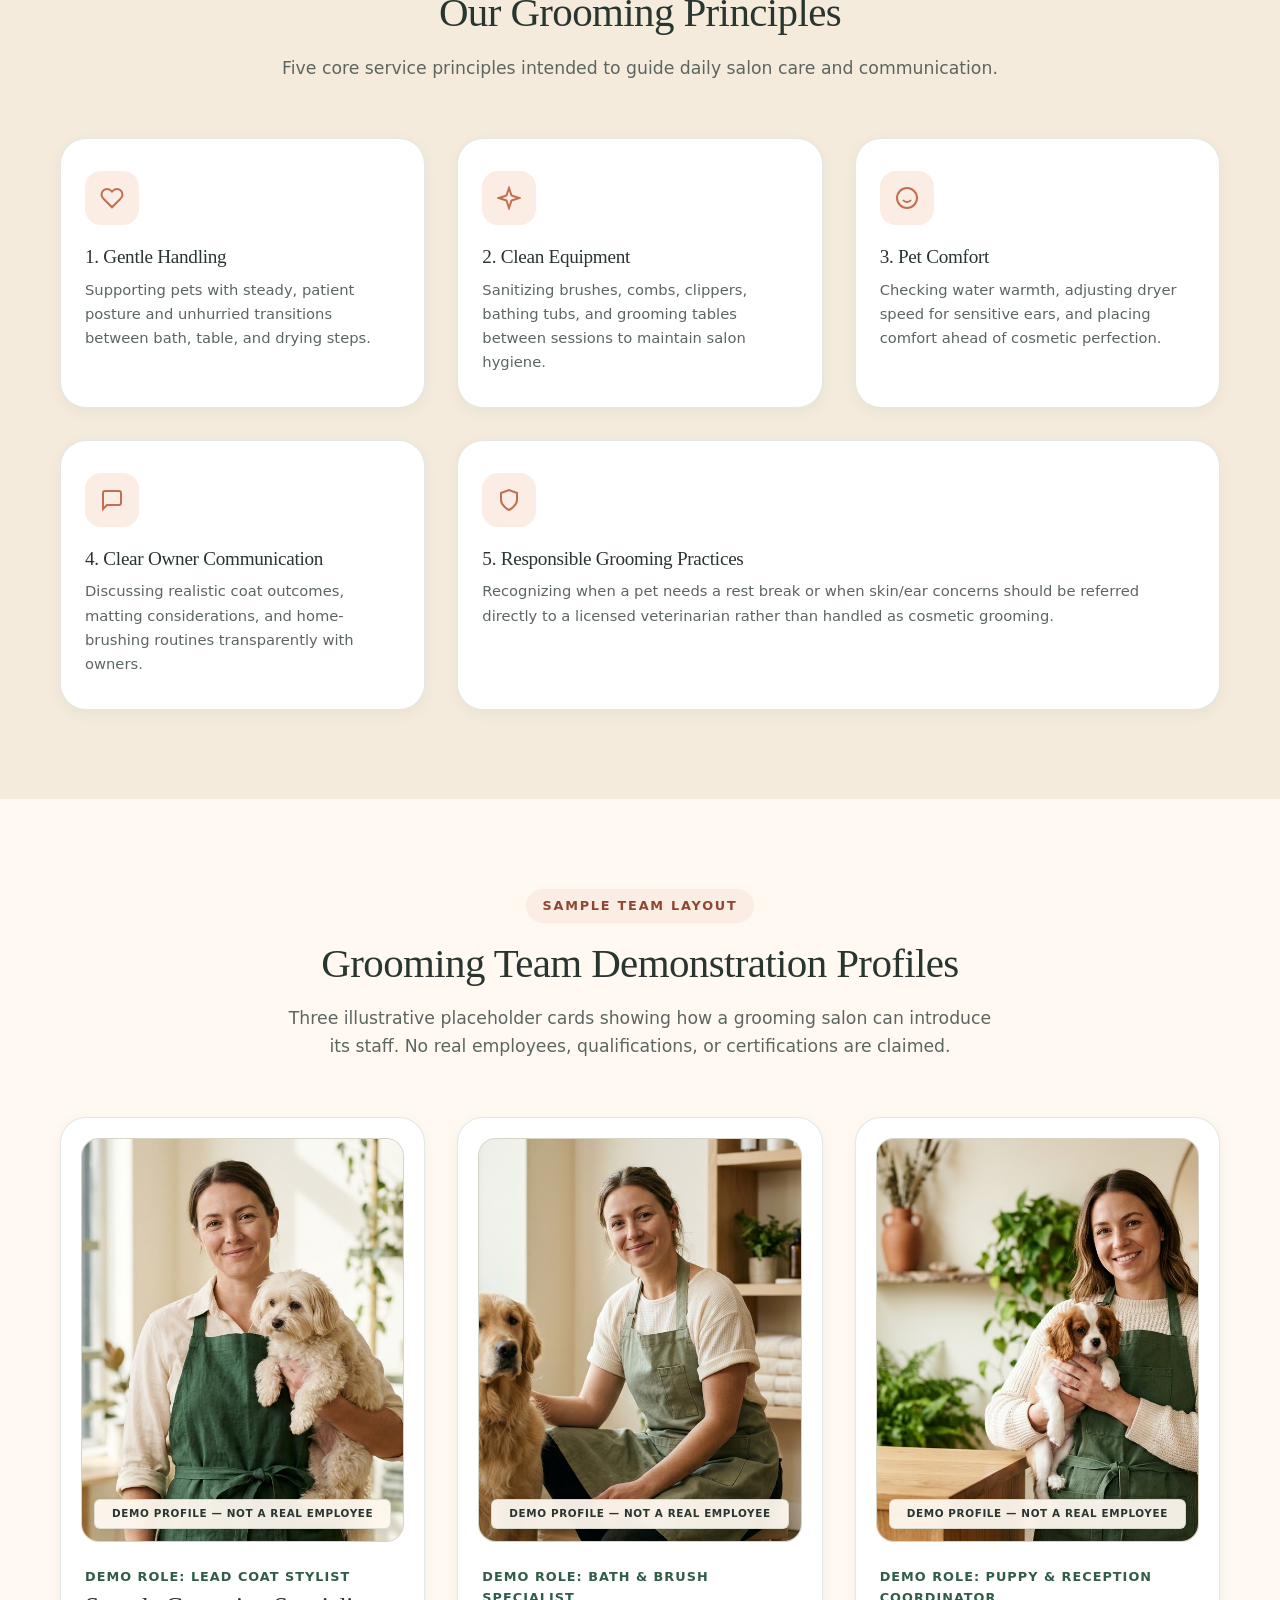
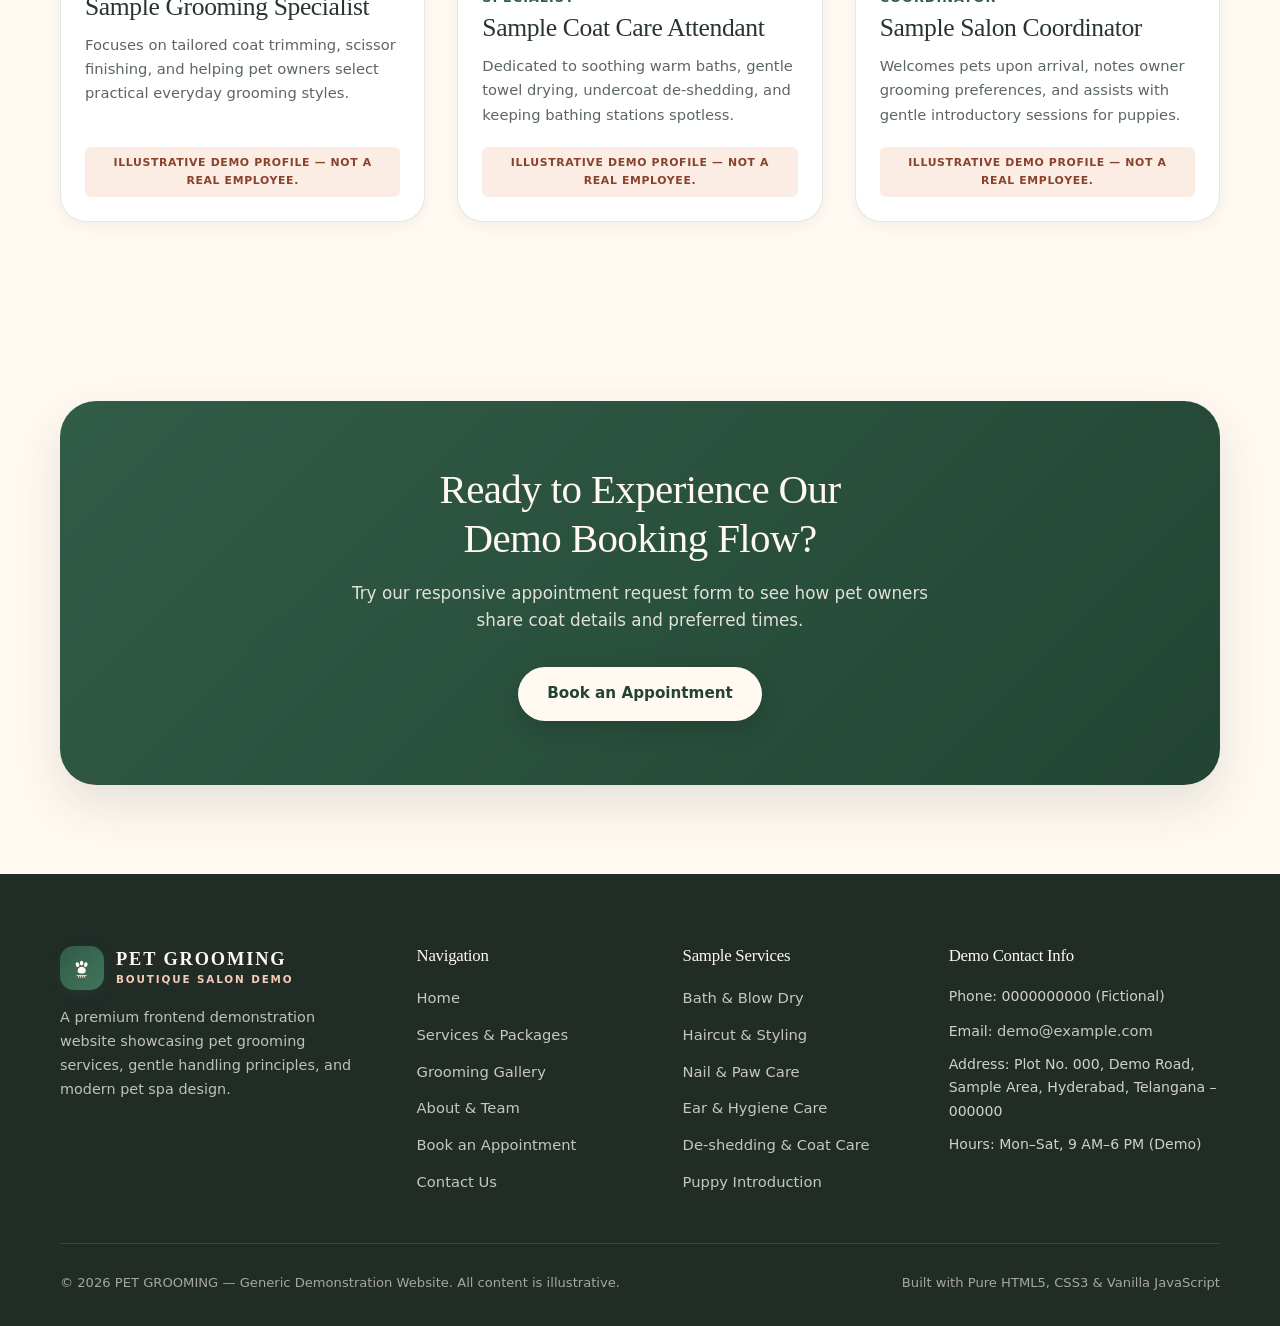
<file: about.html>
<!DOCTYPE html>
<html lang="en">
<head>
  <meta charset="UTF-8">
  <meta name="viewport" content="width=device-width, initial-scale=1.0">
  <title>About Us &amp; Grooming Team | PET GROOMING Salon Demo</title>
  <meta name="description" content="Care, comfort and a little extra pampering. Learn about professional Pet Grooming principles, gentle handling, coat hygiene, and illustrative demo team profiles.">
  <meta name="keywords" content="Pet Grooming, Dog Grooming, Cat Grooming, Pet Grooming Salon, Dog Bathing, Pet Haircut, Pet Grooming Services, Pet Spa">
  <!-- Open Graph Metadata -->
  <meta property="og:type" content="website">
  <meta property="og:title" content="About Us &amp; Grooming Team | PET GROOMING Salon Demo">
  <meta property="og:description" content="Explore our boutique Pet Grooming Salon approach, importance of regular grooming, and illustrative demo team profiles.">
  <meta property="og:site_name" content="PET GROOMING">
  <link rel="stylesheet" href="css/style.css">
</head>
<body>
  <a href="#main-content" class="skip-link">Skip to main content</a>

  <div class="demo-top-bar" role="region" aria-label="Demonstration Notice">
    <strong>ILLUSTRATIVE DEMO WEBSITE:</strong> Team profiles and salon descriptions on this page are fictional demonstration examples — not real employees or business history.
  </div>

  <!-- Global Sticky Header -->
  <header class="site-header">
    <div class="container nav-container">
      <a href="index.html" class="brand-logo" aria-label="PET GROOMING Home">
        <span class="brand-logo-mark" aria-hidden="true">
          <svg width="26" height="26" viewBox="0 0 32 32" fill="none" xmlns="http://www.w3.org/2000/svg">
            <ellipse cx="10" cy="11.5" rx="2.4" ry="3.2" transform="rotate(-18 10 11.5)" fill="currentColor"/>
            <ellipse cx="15.5" cy="9.5" rx="2.4" ry="3.2" transform="rotate(-4 15.5 9.5)" fill="currentColor"/>
            <ellipse cx="21" cy="11.5" rx="2.4" ry="3.2" transform="rotate(16 21 11.5)" fill="currentColor"/>
            <path d="M10.2 19.5C10.2 16.4 12.8 14.3 15.6 14.3C18.4 14.3 21 16.4 21 19.5C21 21.8 19.1 23.2 17.1 23.2H14.1C12.1 23.2 10.2 21.8 10.2 19.5Z" fill="currentColor"/>
            <path d="M9.5 26H21.5M11.5 26V28.2M14.2 26V28.2M16.9 26V28.2M19.5 26V28.2" stroke="#F3CBB7" stroke-width="1.6" stroke-linecap="round"/>
            <path d="M25.5 4.5L26.2 6.8L28.5 7.5L26.2 8.2L25.5 10.5L24.8 8.2L22.5 7.5L24.8 6.8L25.5 4.5Z" fill="#F3CBB7"/>
          </svg>
        </span>
        <span class="brand-text-wrap">
          <span class="brand-title">PET GROOMING</span>
          <span class="brand-subtitle">Boutique Salon Demo</span>
        </span>
      </a>

      <button class="mobile-menu-toggle" type="button" aria-label="Toggle navigation menu" aria-expanded="false" aria-controls="primary-navigation">
        <span class="hamburger-box">
          <span class="hamburger-line"></span>
          <span class="hamburger-line"></span>
          <span class="hamburger-line"></span>
        </span>
      </button>

      <nav class="nav-menu" id="primary-navigation" aria-label="Primary Navigation">
        <ul class="nav-list">
          <li><a href="index.html" class="nav-link">Home</a></li>
          <li><a href="services.html" class="nav-link">Services</a></li>
          <li><a href="gallery.html" class="nav-link">Gallery</a></li>
          <li><a href="about.html" class="nav-link active" aria-current="page">About Us</a></li>
          <li><a href="contact.html" class="nav-link">Contact</a></li>
        </ul>
        <a href="booking.html" class="btn btn-primary">Book an Appointment</a>
      </nav>
    </div>
  </header>

  <main id="main-content">
    <!-- Page Hero -->
    <section class="page-hero">
      <div class="container page-hero-inner reveal">
        <span class="eyebrow">About Our Salon Approach</span>
        <h1>CARE, COMFORT AND A LITTLE EXTRA PAMPERING.</h1>
        <p>Discover how a calm, well-organized grooming environment supports coat cleanliness, everyday pet comfort, and clear communication with pet owners.</p>
      </div>
    </section>

    <!-- Introduction to Professional Pet Grooming -->
    <section class="section">
      <div class="container about-split">
        <div class="reveal">
          <span class="eyebrow">Professional Pet Grooming</span>
          <h2 style="margin-bottom: 1.15rem;">Thoughtful Hygiene, Coat Care &amp; Gentle Handling</h2>
          <p style="margin-bottom: 1rem;">
            <strong>Introduction to Professional Pet Grooming:</strong> A boutique pet grooming salon focuses on more than outward appearance. Thoughtful bathing, brushing, and trimming help keep a pet's coat free from dirt, tangles, and trapped loose hair while supporting everyday comfort at home.
          </p>
          <p style="margin-bottom: 1rem;">
            <strong>Importance of Regular Grooming:</strong> Consistent coat maintenance prevents tight mats from pulling on the skin, keeps paw pads tidy, and maintains comfortable nail length for walking.
          </p>
          <p style="margin-bottom: 1rem;">
            <strong>Pet Comfort &amp; Gentle Handling:</strong> Every animal responds differently to water, dryers, and brushes. A calm grooming routine adapts to the pet's pace, offering reassuring handling and quiet breaks when needed.
          </p>
          <p>
            <strong>Hygiene, Coat Care &amp; Personalized Preferences:</strong> Whether an owner prefers a low-maintenance practical trim or a fuller brushed-out style, clear discussion before each session ensures the grooming plan suits both the pet's coat condition and household lifestyle.
          </p>
        </div>

        <div class="reveal">
          <!-- About Interior Visual: pet-grooming-about.jpeg -->
          <div class="img-frame ratio-hero" role="img" aria-label="Bright, serene boutique pet grooming salon interior (Illustrative Demo Image)">
            <img src="images/pet-grooming-about.jpeg" alt="Serene boutique pet grooming salon interior with clean grooming stations" width="1200" height="1290" class="card-img" fetchpriority="high">
            <span class="img-demo-badge">ILLUSTRATIVE SALON ENVIRONMENT DEMO</span>
          </div>
        </div>
      </div>
    </section>

    <!-- Our Grooming Principles (5 Required Principles) -->
    <section class="section section-cream">
      <div class="container">
        <div class="section-header reveal">
          <span class="eyebrow">Intended Standards</span>
          <h2>Our Grooming Principles</h2>
          <p>Five core service principles intended to guide daily salon care and communication.</p>
        </div>

        <div class="services-grid">
          <article class="principle-card reveal">
            <div class="principle-icon" aria-hidden="true">
              <svg width="24" height="24" viewBox="0 0 24 24" fill="none" stroke="currentColor" stroke-width="2"><path d="M20.84 4.61a5.5 5.5 0 0 0-7.78 0L12 5.67l-1.06-1.06a5.5 5.5 0 0 0-7.78 7.78l1.06 1.06L12 21.23l7.78-7.78 1.06-1.06a5.5 5.5 0 0 0 0-7.78z"/></svg>
            </div>
            <h3>1. Gentle Handling</h3>
            <p>Supporting pets with steady, patient posture and unhurried transitions between bath, table, and drying steps.</p>
          </article>

          <article class="principle-card reveal">
            <div class="principle-icon" aria-hidden="true">
              <svg width="24" height="24" viewBox="0 0 24 24" fill="none" stroke="currentColor" stroke-width="2"><path d="M12 2L14.5 9.5L22 12L14.5 14.5L12 22L9.5 14.5L2 12L9.5 9.5L12 2Z"/></svg>
            </div>
            <h3>2. Clean Equipment</h3>
            <p>Sanitizing brushes, combs, clippers, bathing tubs, and grooming tables between sessions to maintain salon hygiene.</p>
          </article>

          <article class="principle-card reveal">
            <div class="principle-icon" aria-hidden="true">
              <svg width="24" height="24" viewBox="0 0 24 24" fill="none" stroke="currentColor" stroke-width="2"><circle cx="12" cy="12" r="10"/><path d="M8 14s1.5 2 4 2 4-2 4-2"/><line x1="9" y1="9" x2="9.01" y2="9"/><line x1="15" y1="9" x2="15.01" y2="9"/></svg>
            </div>
            <h3>3. Pet Comfort</h3>
            <p>Checking water warmth, adjusting dryer speed for sensitive ears, and placing comfort ahead of cosmetic perfection.</p>
          </article>

          <article class="principle-card reveal">
            <div class="principle-icon" aria-hidden="true">
              <svg width="24" height="24" viewBox="0 0 24 24" fill="none" stroke="currentColor" stroke-width="2"><path d="M21 15a2 2 0 0 1-2 2H7l-4 4V5a2 2 0 0 1 2-2h14a2 2 0 0 1 2 2z"/></svg>
            </div>
            <h3>4. Clear Owner Communication</h3>
            <p>Discussing realistic coat outcomes, matting considerations, and home-brushing routines transparently with owners.</p>
          </article>

          <article class="principle-card reveal" style="grid-column: span 2;">
            <div class="principle-icon" aria-hidden="true">
              <svg width="24" height="24" viewBox="0 0 24 24" fill="none" stroke="currentColor" stroke-width="2"><path d="M12 22s8-4 8-10V5l-8-3-8 3v7c0 6 8 10 8 10z"/></svg>
            </div>
            <h3>5. Responsible Grooming Practices</h3>
            <p>Recognizing when a pet needs a rest break or when skin/ear concerns should be referred directly to a licensed veterinarian rather than handled as cosmetic grooming.</p>
          </article>
        </div>
      </div>
    </section>

    <!-- Grooming Team (3 Sample Profile Cards) -->
    <section class="section">
      <div class="container">
        <div class="section-header reveal">
          <span class="eyebrow eyebrow-peach">Sample Team Layout</span>
          <h2>Grooming Team Demonstration Profiles</h2>
          <p>Three illustrative placeholder cards showing how a grooming salon can introduce its staff. No real employees, qualifications, or certifications are claimed.</p>
        </div>

        <div class="team-grid">
          <!-- Team Profile 1 -->
          <article class="team-card reveal">
            <div class="team-card-media">
              <div class="img-frame ratio-portrait" role="img" aria-label="Portrait of Sample Grooming Specialist (Illustrative Demo Profile)">
                <img src="images/grooming-team.jpeg" alt="Sample Grooming Specialist portrait" width="960" height="1200" loading="lazy" class="card-img">
                <span class="img-demo-badge">DEMO PROFILE — NOT A REAL EMPLOYEE</span>
              </div>
            </div>
            <div class="team-card-body">
              <span class="team-role">Demo Role: Lead Coat Stylist</span>
              <h3>Sample Grooming Specialist</h3>
              <p>Focuses on tailored coat trimming, scissor finishing, and helping pet owners select practical everyday grooming styles.</p>
              <span class="gallery-mandatory-label">ILLUSTRATIVE DEMO PROFILE — NOT A REAL EMPLOYEE.</span>
            </div>
          </article>

          <!-- Team Profile 2 -->
          <article class="team-card reveal">
            <div class="team-card-media">
              <div class="img-frame ratio-portrait" role="img" aria-label="Portrait of Sample Bath and Coat Care Attendant (Illustrative Demo Profile)">
                <img src="images/grooming-team-02.jpeg" alt="Sample Bath and Coat Care Attendant portrait" width="960" height="1200" loading="lazy" class="card-img">
                <span class="img-demo-badge">DEMO PROFILE — NOT A REAL EMPLOYEE</span>
              </div>
            </div>
            <div class="team-card-body">
              <span class="team-role">Demo Role: Bath &amp; Brush Specialist</span>
              <h3>Sample Coat Care Attendant</h3>
              <p>Dedicated to soothing warm baths, gentle towel drying, undercoat de-shedding, and keeping bathing stations spotless.</p>
              <span class="gallery-mandatory-label">ILLUSTRATIVE DEMO PROFILE — NOT A REAL EMPLOYEE.</span>
            </div>
          </article>

          <!-- Team Profile 3 -->
          <article class="team-card reveal">
            <div class="team-card-media">
              <div class="img-frame ratio-portrait" role="img" aria-label="Portrait of Sample Puppy and Comfort Care Coordinator (Illustrative Demo Profile)">
                <img src="images/grooming-team-03.jpeg" alt="Sample Comfort Care Coordinator portrait" width="960" height="1200" loading="lazy" class="card-img">
                <span class="img-demo-badge">DEMO PROFILE — NOT A REAL EMPLOYEE</span>
              </div>
            </div>
            <div class="team-card-body">
              <span class="team-role">Demo Role: Puppy &amp; Reception Coordinator</span>
              <h3>Sample Salon Coordinator</h3>
              <p>Welcomes pets upon arrival, notes owner grooming preferences, and assists with gentle introductory sessions for puppies.</p>
              <span class="gallery-mandatory-label">ILLUSTRATIVE DEMO PROFILE — NOT A REAL EMPLOYEE.</span>
            </div>
          </article>
        </div>
      </div>
    </section>

    <!-- Final CTA -->
    <section class="section">
      <div class="container">
        <div class="cta-banner reveal">
          <h2>Ready to Experience Our Demo Booking Flow?</h2>
          <p>Try our responsive appointment request form to see how pet owners share coat details and preferred times.</p>
          <a href="booking.html" class="btn btn-ivory">Book an Appointment</a>
        </div>
      </div>
    </section>
  </main>

  <!-- Global Footer -->
  <footer class="site-footer">
    <div class="container">
      <div class="footer-grid">
        <div>
          <a href="index.html" class="brand-logo" style="color: var(--color-ivory); margin-bottom: 1rem;">
            <span class="brand-logo-mark" aria-hidden="true">
              <svg width="24" height="24" viewBox="0 0 32 32" fill="none" xmlns="http://www.w3.org/2000/svg">
                <ellipse cx="10" cy="11.5" rx="2.4" ry="3.2" transform="rotate(-18 10 11.5)" fill="currentColor"/>
                <ellipse cx="15.5" cy="9.5" rx="2.4" ry="3.2" transform="rotate(-4 15.5 9.5)" fill="currentColor"/>
                <ellipse cx="21" cy="11.5" rx="2.4" ry="3.2" transform="rotate(16 21 11.5)" fill="currentColor"/>
                <path d="M10.2 19.5C10.2 16.4 12.8 14.3 15.6 14.3C18.4 14.3 21 16.4 21 19.5C21 21.8 19.1 23.2 17.1 23.2H14.1C12.1 23.2 10.2 21.8 10.2 19.5Z" fill="currentColor"/>
                <path d="M9.5 26H21.5M11.5 26V28.2M14.2 26V28.2M16.9 26V28.2M19.5 26V28.2" stroke="#F3CBB7" stroke-width="1.6" stroke-linecap="round"/>
              </svg>
            </span>
            <span class="brand-text-wrap">
              <span class="brand-title">PET GROOMING</span>
              <span class="brand-subtitle" style="color: var(--color-peach);">Boutique Salon Demo</span>
            </span>
          </a>
          <p style="color: rgba(255,249,241,0.72); font-size: 0.9rem; max-width: 34ch;">
            A premium frontend demonstration website showcasing pet grooming services, gentle handling principles, and modern pet spa design.
          </p>
        </div>

        <div>
          <h4>Navigation</h4>
          <ul class="footer-links">
            <li><a href="index.html">Home</a></li>
            <li><a href="services.html">Services &amp; Packages</a></li>
            <li><a href="gallery.html">Grooming Gallery</a></li>
            <li><a href="about.html">About &amp; Team</a></li>
            <li><a href="booking.html">Book an Appointment</a></li>
            <li><a href="contact.html">Contact Us</a></li>
          </ul>
        </div>

        <div>
          <h4>Sample Services</h4>
          <ul class="footer-links">
            <li><a href="services.html#bath-blow-dry">Bath &amp; Blow Dry</a></li>
            <li><a href="services.html#haircut-styling">Haircut &amp; Styling</a></li>
            <li><a href="services.html#nail-paw-care">Nail &amp; Paw Care</a></li>
            <li><a href="services.html#ear-hygiene">Ear &amp; Hygiene Care</a></li>
            <li><a href="services.html#deshedding-care">De-shedding &amp; Coat Care</a></li>
            <li><a href="services.html#puppy-intro">Puppy Introduction</a></li>
          </ul>
        </div>

        <div>
          <h4>Demo Contact Info</h4>
          <ul class="footer-links" style="font-size: 0.88rem;">
            <li>Phone: 0000000000 (Fictional)</li>
            <li>Email: <a href="mailto:demo@example.com">demo@example.com</a></li>
            <li>Address: Plot No. 000, Demo Road, Sample Area, Hyderabad, Telangana – 000000</li>
            <li>Hours: Mon–Sat, 9 AM–6 PM (Demo)</li>
          </ul>
        </div>
      </div>

      <div class="footer-bottom">
        <span>&copy; 2026 PET GROOMING — Generic Demonstration Website. All content is illustrative.</span>
        <span>Built with Pure HTML5, CSS3 &amp; Vanilla JavaScript</span>
      </div>
    </div>
  </footer>

  <button type="button" id="back-to-top" class="back-to-top" aria-label="Back to top">
    <svg width="20" height="20" viewBox="0 0 24 24" fill="none" stroke="currentColor" stroke-width="2.5"><path d="M18 15l-6-6-6 6"/></svg>
  </button>

  <script src="js/main.js"></script>
</body>
</html>
</file>
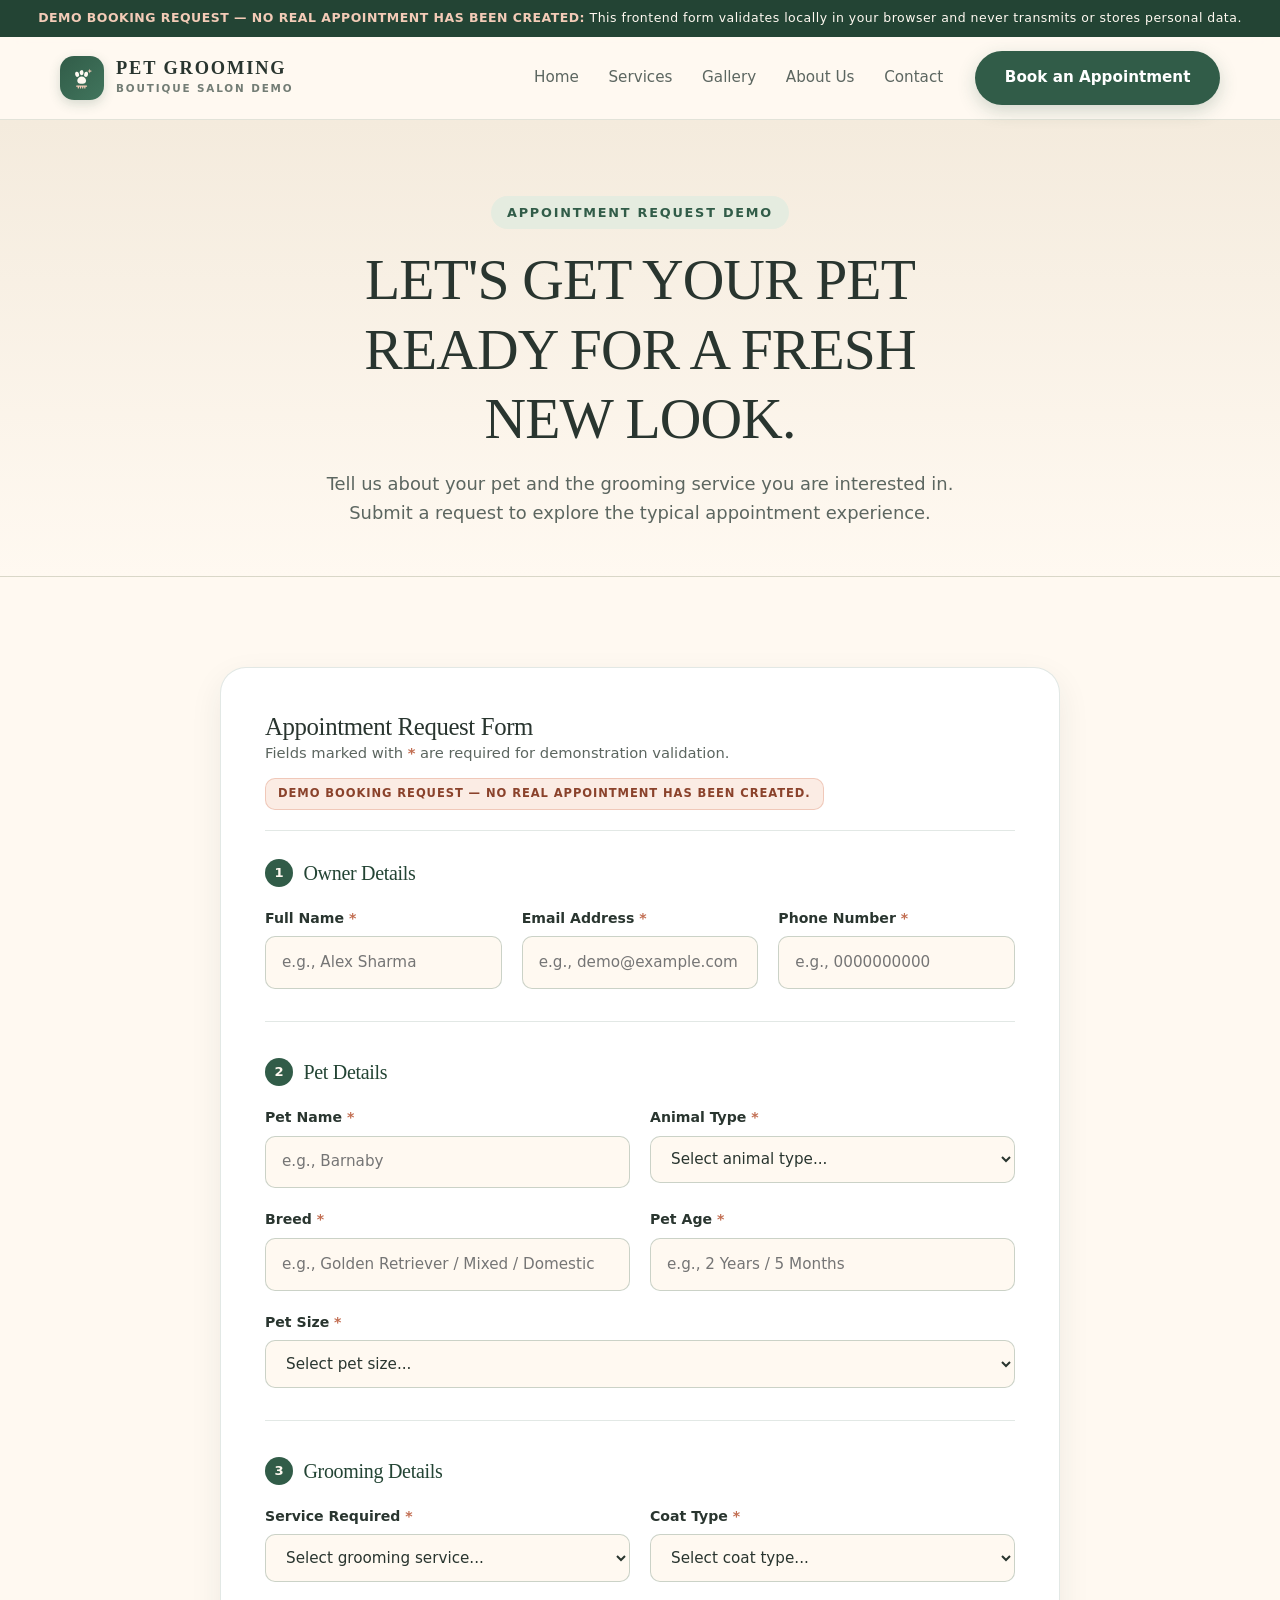
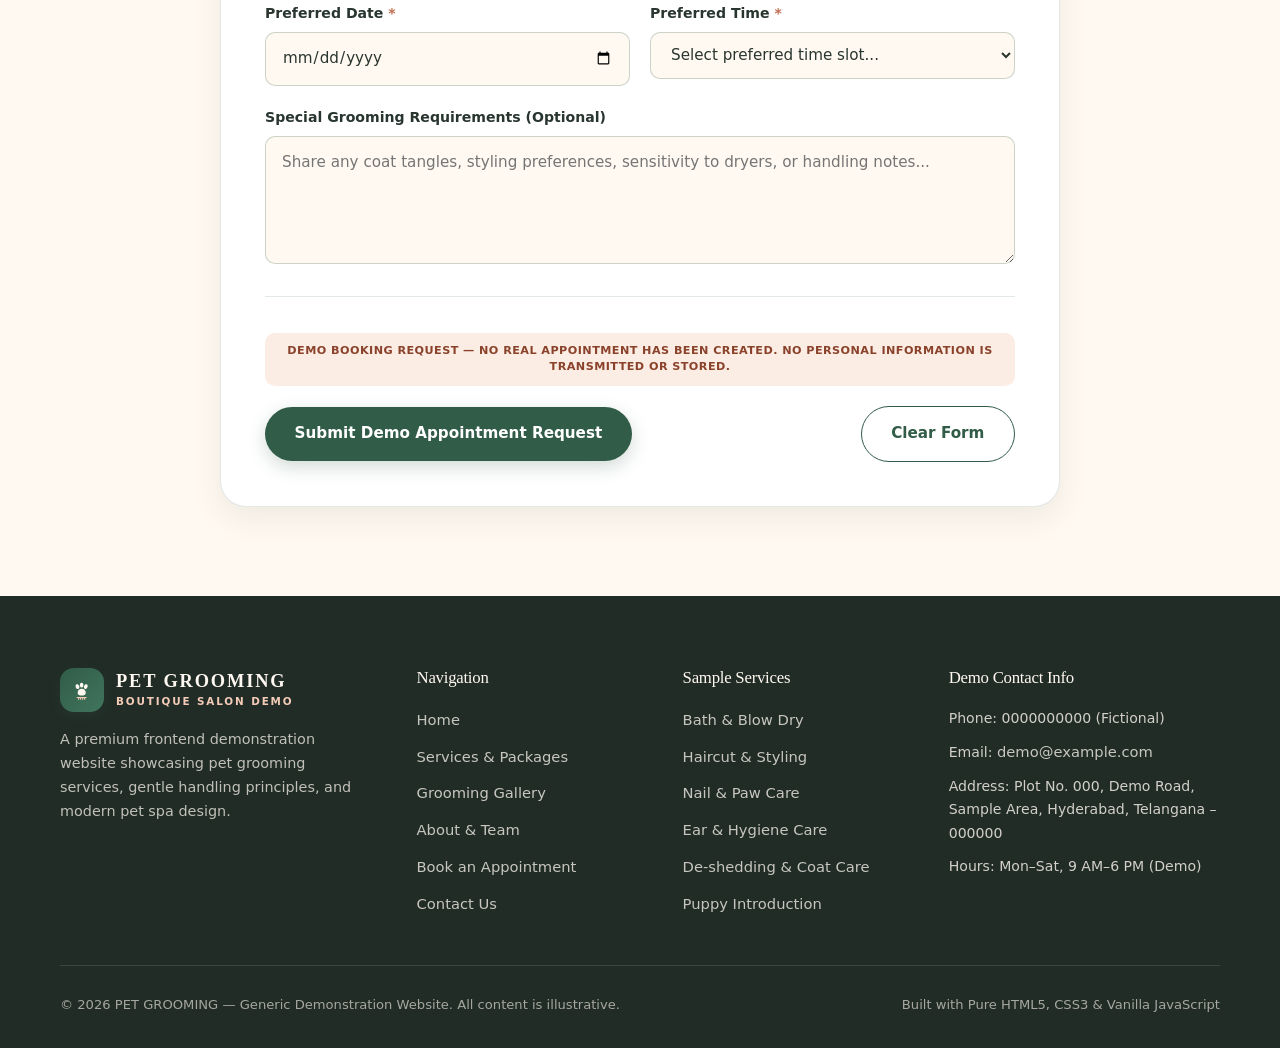
<file: booking.html>
<!DOCTYPE html>
<html lang="en">
<head>
  <meta charset="UTF-8">
  <meta name="viewport" content="width=device-width, initial-scale=1.0">
  <title>Appointment Request | PET GROOMING Salon Demo</title>
  <meta name="description" content="Let's get your pet ready for a fresh new look. Explore the PET GROOMING Salon demonstration appointment request form for Dog Grooming, Cat Grooming, and Pet Spa services.">
  <meta name="keywords" content="Pet Grooming, Dog Grooming, Cat Grooming, Pet Grooming Salon, Dog Bathing, Pet Haircut, Pet Grooming Services, Pet Spa">
  <!-- Open Graph Metadata -->
  <meta property="og:type" content="website">
  <meta property="og:title" content="Appointment Request | PET GROOMING Salon Demo">
  <meta property="og:description" content="Tell us about your pet and the grooming service you are interested in. Submit a request to explore the typical appointment experience.">
  <meta property="og:site_name" content="PET GROOMING">
  <link rel="stylesheet" href="css/style.css">
</head>
<body>
  <a href="#main-content" class="skip-link">Skip to main content</a>

  <div class="demo-top-bar" role="region" aria-label="Demonstration Notice">
    <strong>DEMO BOOKING REQUEST — NO REAL APPOINTMENT HAS BEEN CREATED:</strong> This frontend form validates locally in your browser and never transmits or stores personal data.
  </div>

  <!-- Global Sticky Header -->
  <header class="site-header">
    <div class="container nav-container">
      <a href="index.html" class="brand-logo" aria-label="PET GROOMING Home">
        <span class="brand-logo-mark" aria-hidden="true">
          <svg width="26" height="26" viewBox="0 0 32 32" fill="none" xmlns="http://www.w3.org/2000/svg">
            <ellipse cx="10" cy="11.5" rx="2.4" ry="3.2" transform="rotate(-18 10 11.5)" fill="currentColor"/>
            <ellipse cx="15.5" cy="9.5" rx="2.4" ry="3.2" transform="rotate(-4 15.5 9.5)" fill="currentColor"/>
            <ellipse cx="21" cy="11.5" rx="2.4" ry="3.2" transform="rotate(16 21 11.5)" fill="currentColor"/>
            <path d="M10.2 19.5C10.2 16.4 12.8 14.3 15.6 14.3C18.4 14.3 21 16.4 21 19.5C21 21.8 19.1 23.2 17.1 23.2H14.1C12.1 23.2 10.2 21.8 10.2 19.5Z" fill="currentColor"/>
            <path d="M9.5 26H21.5M11.5 26V28.2M14.2 26V28.2M16.9 26V28.2M19.5 26V28.2" stroke="#F3CBB7" stroke-width="1.6" stroke-linecap="round"/>
            <path d="M25.5 4.5L26.2 6.8L28.5 7.5L26.2 8.2L25.5 10.5L24.8 8.2L22.5 7.5L24.8 6.8L25.5 4.5Z" fill="#F3CBB7"/>
          </svg>
        </span>
        <span class="brand-text-wrap">
          <span class="brand-title">PET GROOMING</span>
          <span class="brand-subtitle">Boutique Salon Demo</span>
        </span>
      </a>

      <button class="mobile-menu-toggle" type="button" aria-label="Toggle navigation menu" aria-expanded="false" aria-controls="primary-navigation">
        <span class="hamburger-box">
          <span class="hamburger-line"></span>
          <span class="hamburger-line"></span>
          <span class="hamburger-line"></span>
        </span>
      </button>

      <nav class="nav-menu" id="primary-navigation" aria-label="Primary Navigation">
        <ul class="nav-list">
          <li><a href="index.html" class="nav-link">Home</a></li>
          <li><a href="services.html" class="nav-link">Services</a></li>
          <li><a href="gallery.html" class="nav-link">Gallery</a></li>
          <li><a href="about.html" class="nav-link">About Us</a></li>
          <li><a href="contact.html" class="nav-link">Contact</a></li>
        </ul>
        <a href="booking.html" class="btn btn-primary" aria-current="page">Book an Appointment</a>
      </nav>
    </div>
  </header>

  <main id="main-content">
    <!-- Page Hero -->
    <section class="page-hero">
      <div class="container page-hero-inner reveal">
        <span class="eyebrow">Appointment Request Demo</span>
        <h1>LET'S GET YOUR PET READY FOR A FRESH NEW LOOK.</h1>
        <p>Tell us about your pet and the grooming service you are interested in. Submit a request to explore the typical appointment experience.</p>
      </div>
    </section>

    <!-- Appointment Request Form Section -->
    <section class="section">
      <div class="container container-narrow">
        <div class="form-card reveal">
          <div style="display:flex; flex-wrap:wrap; align-items:center; justify-content:space-between; gap:0.75rem; margin-bottom:1.75rem; padding-bottom:1.25rem; border-bottom:1px solid var(--color-border);">
            <div>
              <h2 style="font-size:1.55rem;">Appointment Request Form</h2>
              <p style="font-size:0.92rem;">Fields marked with <span style="color:var(--color-terracotta-dark); font-weight:700;">*</span> are required for demonstration validation.</p>
            </div>
            <span class="demo-badge">DEMO BOOKING REQUEST — NO REAL APPOINTMENT HAS BEEN CREATED.</span>
          </div>

          <form id="booking-request-form" novalidate>
            <!-- 1. Owner Details -->
            <div class="form-section-block">
              <h3 class="form-section-title">
                <span class="form-step-num">1</span>
                Owner Details
              </h3>
              <div class="form-grid-3">
                <div class="form-group">
                  <label class="form-label" for="ownerName">Full Name <span class="req">*</span></label>
                  <input type="text" id="ownerName" name="ownerName" class="form-control" placeholder="e.g., Alex Sharma" required autocomplete="name">
                  <span class="field-error">Please enter your full name.</span>
                </div>

                <div class="form-group">
                  <label class="form-label" for="ownerEmail">Email Address <span class="req">*</span></label>
                  <input type="email" id="ownerEmail" name="ownerEmail" class="form-control" placeholder="e.g., demo@example.com" required autocomplete="email">
                  <span class="field-error">Please enter a valid email address.</span>
                </div>

                <div class="form-group">
                  <label class="form-label" for="ownerPhone">Phone Number <span class="req">*</span></label>
                  <input type="tel" id="ownerPhone" name="ownerPhone" class="form-control" placeholder="e.g., 0000000000" required autocomplete="tel">
                  <span class="field-error">Please enter a valid phone number (7–15 digits).</span>
                </div>
              </div>
            </div>

            <!-- 2. Pet Details -->
            <div class="form-section-block">
              <h3 class="form-section-title">
                <span class="form-step-num">2</span>
                Pet Details
              </h3>
              <div class="form-grid-2">
                <div class="form-group">
                  <label class="form-label" for="petName">Pet Name <span class="req">*</span></label>
                  <input type="text" id="petName" name="petName" class="form-control" placeholder="e.g., Barnaby" required>
                  <span class="field-error">Please enter your pet's name.</span>
                </div>

                <div class="form-group">
                  <label class="form-label" for="animalType">Animal Type <span class="req">*</span></label>
                  <select id="animalType" name="animalType" class="form-control" required>
                    <option value="">Select animal type...</option>
                    <option value="Dog">Dog</option>
                    <option value="Cat">Cat</option>
                    <option value="Puppy">Puppy</option>
                    <option value="Small Pet">Small Pet</option>
                    <option value="Other">Other</option>
                  </select>
                  <span class="field-error">Please select an animal type.</span>
                </div>

                <div class="form-group">
                  <label class="form-label" for="petBreed">Breed <span class="req">*</span></label>
                  <input type="text" id="petBreed" name="petBreed" class="form-control" placeholder="e.g., Golden Retriever / Mixed / Domestic" required>
                  <span class="field-error">Please enter your pet's breed or mix.</span>
                </div>

                <div class="form-group">
                  <label class="form-label" for="petAge">Pet Age <span class="req">*</span></label>
                  <input type="text" id="petAge" name="petAge" class="form-control" placeholder="e.g., 2 Years / 5 Months" required>
                  <span class="field-error">Please enter your pet's approximate age.</span>
                </div>

                <div class="form-group full-width">
                  <label class="form-label" for="petSize">Pet Size <span class="req">*</span></label>
                  <select id="petSize" name="petSize" class="form-control" required>
                    <option value="">Select pet size...</option>
                    <option value="Small">Small</option>
                    <option value="Medium">Medium</option>
                    <option value="Large">Large</option>
                    <option value="Extra Large">Extra Large</option>
                  </select>
                  <span class="field-error">Please select your pet's size category.</span>
                </div>
              </div>
            </div>

            <!-- 3. Grooming Details -->
            <div class="form-section-block">
              <h3 class="form-section-title">
                <span class="form-step-num">3</span>
                Grooming Details
              </h3>
              <div class="form-grid-2">
                <div class="form-group">
                  <label class="form-label" for="serviceRequired">Service Required <span class="req">*</span></label>
                  <select id="serviceRequired" name="serviceRequired" class="form-control" required>
                    <option value="">Select grooming service...</option>
                    <option value="Bath &amp; Blow Dry">Bath &amp; Blow Dry</option>
                    <option value="Haircut &amp; Styling">Haircut &amp; Styling</option>
                    <option value="Nail Trimming">Nail Trimming</option>
                    <option value="Ear &amp; Hygiene Care">Ear &amp; Hygiene Care</option>
                    <option value="De-shedding">De-shedding</option>
                    <option value="Complete Grooming">Complete Grooming</option>
                  </select>
                  <span class="field-error">Please choose a grooming service.</span>
                </div>

                <div class="form-group">
                  <label class="form-label" for="coatType">Coat Type <span class="req">*</span></label>
                  <select id="coatType" name="coatType" class="form-control" required>
                    <option value="">Select coat type...</option>
                    <option value="Short / Smooth Coat">Short / Smooth Coat</option>
                    <option value="Medium / Double Coat">Medium / Double Coat</option>
                    <option value="Long / Silky Coat">Long / Silky Coat</option>
                    <option value="Curly / Wool Coat">Curly / Wool Coat</option>
                    <option value="Wire / Rough Coat">Wire / Rough Coat</option>
                    <option value="Unsure / Mixed Coat">Unsure / Mixed Coat</option>
                  </select>
                  <span class="field-error">Please select your pet's coat type.</span>
                </div>

                <div class="form-group">
                  <label class="form-label" for="preferredDate">Preferred Date <span class="req">*</span></label>
                  <input type="date" id="preferredDate" name="preferredDate" class="form-control" required>
                  <span class="field-error">Please select a preferred date.</span>
                </div>

                <div class="form-group">
                  <label class="form-label" for="preferredTime">Preferred Time <span class="req">*</span></label>
                  <select id="preferredTime" name="preferredTime" class="form-control" required>
                    <option value="">Select preferred time slot...</option>
                    <option value="Morning (9:00 AM – 12:00 PM)">Morning (9:00 AM – 12:00 PM)</option>
                    <option value="Afternoon (12:00 PM – 3:00 PM)">Afternoon (12:00 PM – 3:00 PM)</option>
                    <option value="Late Afternoon (3:00 PM – 6:00 PM)">Late Afternoon (3:00 PM – 6:00 PM)</option>
                  </select>
                  <span class="field-error">Please select a preferred time window.</span>
                </div>

                <div class="form-group full-width">
                  <label class="form-label" for="specialRequirements">Special Grooming Requirements (Optional)</label>
                  <textarea id="specialRequirements" name="specialRequirements" rows="4" class="form-control" placeholder="Share any coat tangles, styling preferences, sensitivity to dryers, or handling notes..."></textarea>
                </div>
              </div>
            </div>

            <div class="package-Mandatory-notice" style="text-align: center;">
              DEMO BOOKING REQUEST — NO REAL APPOINTMENT HAS BEEN CREATED. NO PERSONAL INFORMATION IS TRANSMITTED OR STORED.
            </div>

            <div style="display:flex; flex-wrap:wrap; gap:1rem; align-items:center; justify-content:space-between;">
              <button type="submit" class="btn btn-primary">Submit Demo Appointment Request</button>
              <button type="button" id="booking-reset-btn" class="btn btn-outline">Clear Form</button>
            </div>
          </form>

          <!-- JavaScript Demo Confirmation Output -->
          <div id="booking-demo-confirmation" class="demo-confirmation-panel" role="status" aria-live="polite">
            <span class="demo-badge" style="margin-bottom:0.75rem;">DEMO BOOKING REQUEST — NO REAL APPOINTMENT HAS BEEN CREATED.</span>
            <h3 style="margin-bottom:0.5rem;">Demonstration Request Validated</h3>
            <p id="booking-summary-details" style="font-weight:600; color:var(--color-text-dark); margin-bottom:0.65rem;"></p>
            <p style="font-size:0.9rem;">
              Thank you for testing the appointment request experience. Because this is a static frontend demonstration website, no personal data has been transmitted or stored, and no actual salon booking has been scheduled.
            </p>
          </div>
        </div>
      </div>
    </section>
  </main>

  <!-- Global Footer -->
  <footer class="site-footer">
    <div class="container">
      <div class="footer-grid">
        <div>
          <a href="index.html" class="brand-logo" style="color: var(--color-ivory); margin-bottom: 1rem;">
            <span class="brand-logo-mark" aria-hidden="true">
              <svg width="24" height="24" viewBox="0 0 32 32" fill="none" xmlns="http://www.w3.org/2000/svg">
                <ellipse cx="10" cy="11.5" rx="2.4" ry="3.2" transform="rotate(-18 10 11.5)" fill="currentColor"/>
                <ellipse cx="15.5" cy="9.5" rx="2.4" ry="3.2" transform="rotate(-4 15.5 9.5)" fill="currentColor"/>
                <ellipse cx="21" cy="11.5" rx="2.4" ry="3.2" transform="rotate(16 21 11.5)" fill="currentColor"/>
                <path d="M10.2 19.5C10.2 16.4 12.8 14.3 15.6 14.3C18.4 14.3 21 16.4 21 19.5C21 21.8 19.1 23.2 17.1 23.2H14.1C12.1 23.2 10.2 21.8 10.2 19.5Z" fill="currentColor"/>
                <path d="M9.5 26H21.5M11.5 26V28.2M14.2 26V28.2M16.9 26V28.2M19.5 26V28.2" stroke="#F3CBB7" stroke-width="1.6" stroke-linecap="round"/>
              </svg>
            </span>
            <span class="brand-text-wrap">
              <span class="brand-title">PET GROOMING</span>
              <span class="brand-subtitle" style="color: var(--color-peach);">Boutique Salon Demo</span>
            </span>
          </a>
          <p style="color: rgba(255,249,241,0.72); font-size: 0.9rem; max-width: 34ch;">
            A premium frontend demonstration website showcasing pet grooming services, gentle handling principles, and modern pet spa design.
          </p>
        </div>

        <div>
          <h4>Navigation</h4>
          <ul class="footer-links">
            <li><a href="index.html">Home</a></li>
            <li><a href="services.html">Services &amp; Packages</a></li>
            <li><a href="gallery.html">Grooming Gallery</a></li>
            <li><a href="about.html">About &amp; Team</a></li>
            <li><a href="booking.html">Book an Appointment</a></li>
            <li><a href="contact.html">Contact Us</a></li>
          </ul>
        </div>

        <div>
          <h4>Sample Services</h4>
          <ul class="footer-links">
            <li><a href="services.html#bath-blow-dry">Bath &amp; Blow Dry</a></li>
            <li><a href="services.html#haircut-styling">Haircut &amp; Styling</a></li>
            <li><a href="services.html#nail-paw-care">Nail &amp; Paw Care</a></li>
            <li><a href="services.html#ear-hygiene">Ear &amp; Hygiene Care</a></li>
            <li><a href="services.html#deshedding-care">De-shedding &amp; Coat Care</a></li>
            <li><a href="services.html#puppy-intro">Puppy Introduction</a></li>
          </ul>
        </div>

        <div>
          <h4>Demo Contact Info</h4>
          <ul class="footer-links" style="font-size: 0.88rem;">
            <li>Phone: 0000000000 (Fictional)</li>
            <li>Email: <a href="mailto:demo@example.com">demo@example.com</a></li>
            <li>Address: Plot No. 000, Demo Road, Sample Area, Hyderabad, Telangana – 000000</li>
            <li>Hours: Mon–Sat, 9 AM–6 PM (Demo)</li>
          </ul>
        </div>
      </div>

      <div class="footer-bottom">
        <span>&copy; 2026 PET GROOMING — Generic Demonstration Website. All content is illustrative.</span>
        <span>Built with Pure HTML5, CSS3 &amp; Vanilla JavaScript</span>
      </div>
    </div>
  </footer>

  <button type="button" id="back-to-top" class="back-to-top" aria-label="Back to top">
    <svg width="20" height="20" viewBox="0 0 24 24" fill="none" stroke="currentColor" stroke-width="2.5"><path d="M18 15l-6-6-6 6"/></svg>
  </button>

  <script src="js/main.js"></script>
</body>
</html>
</file>
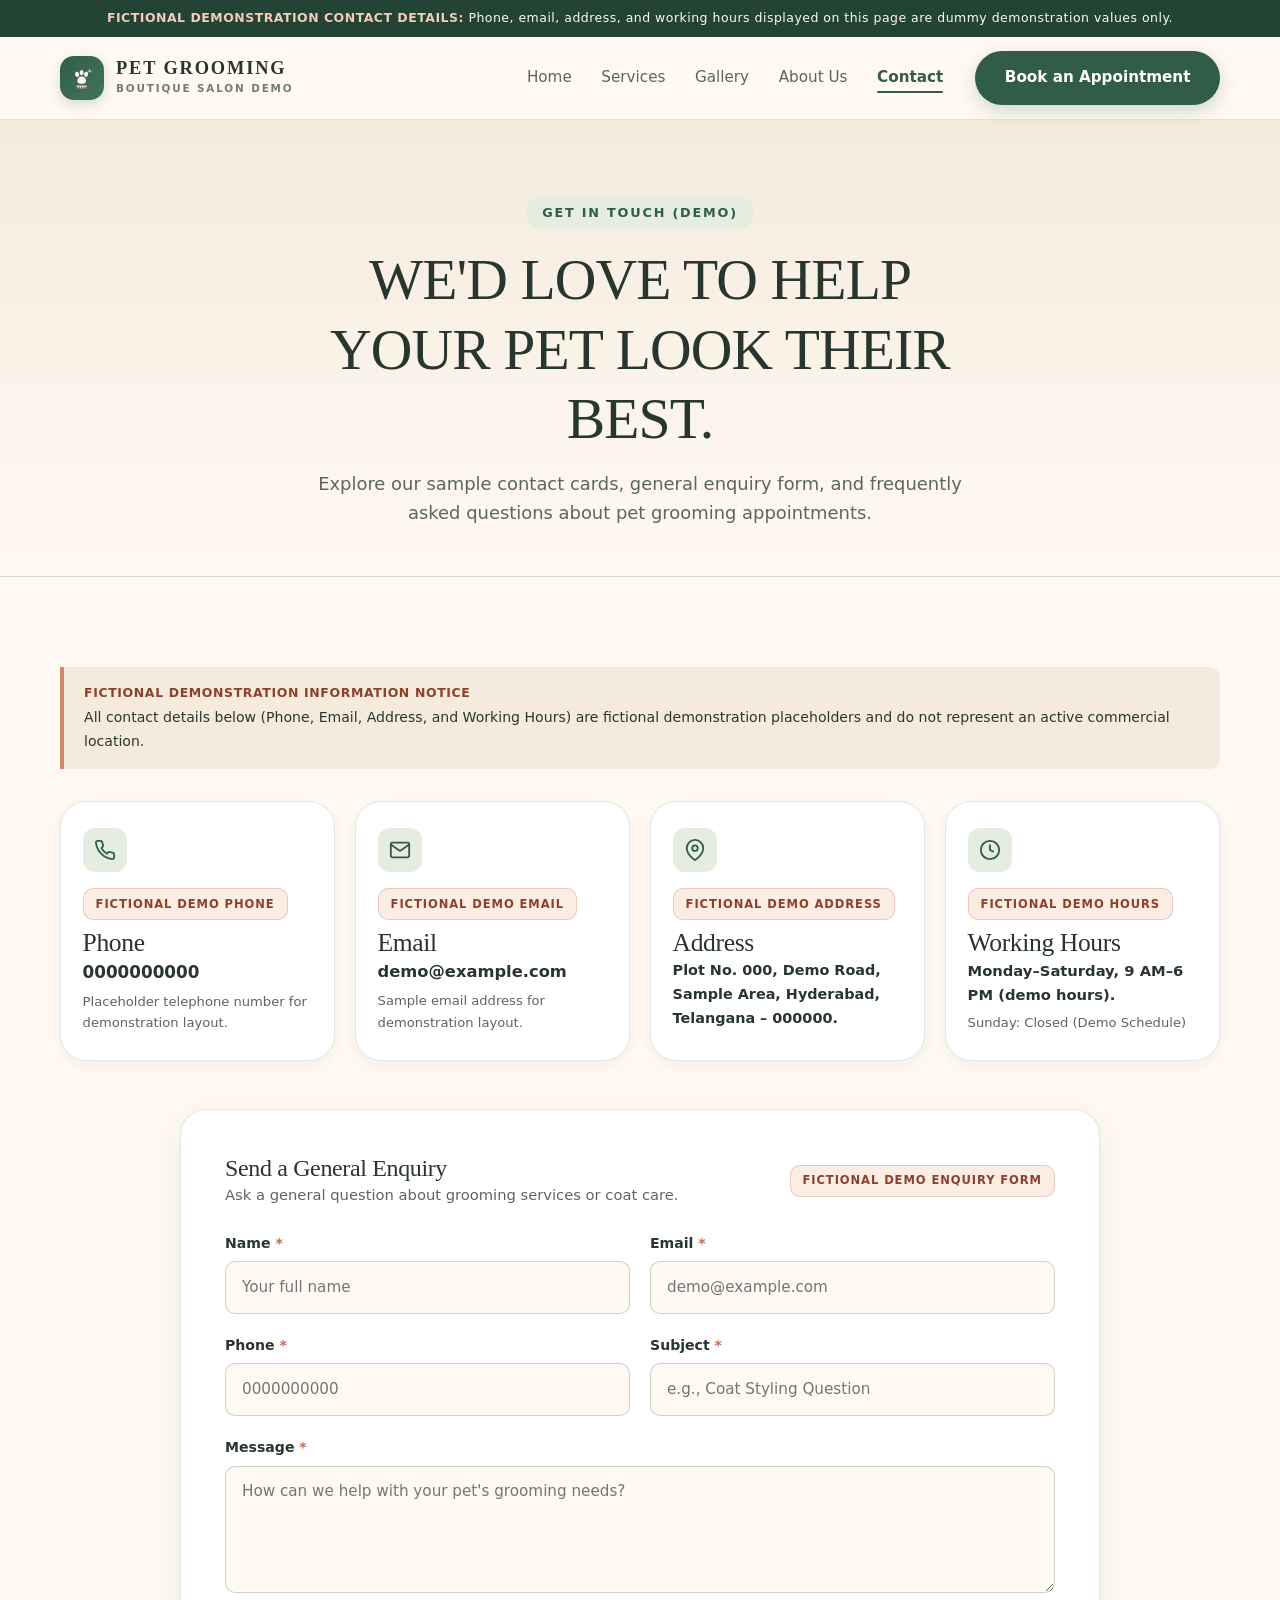
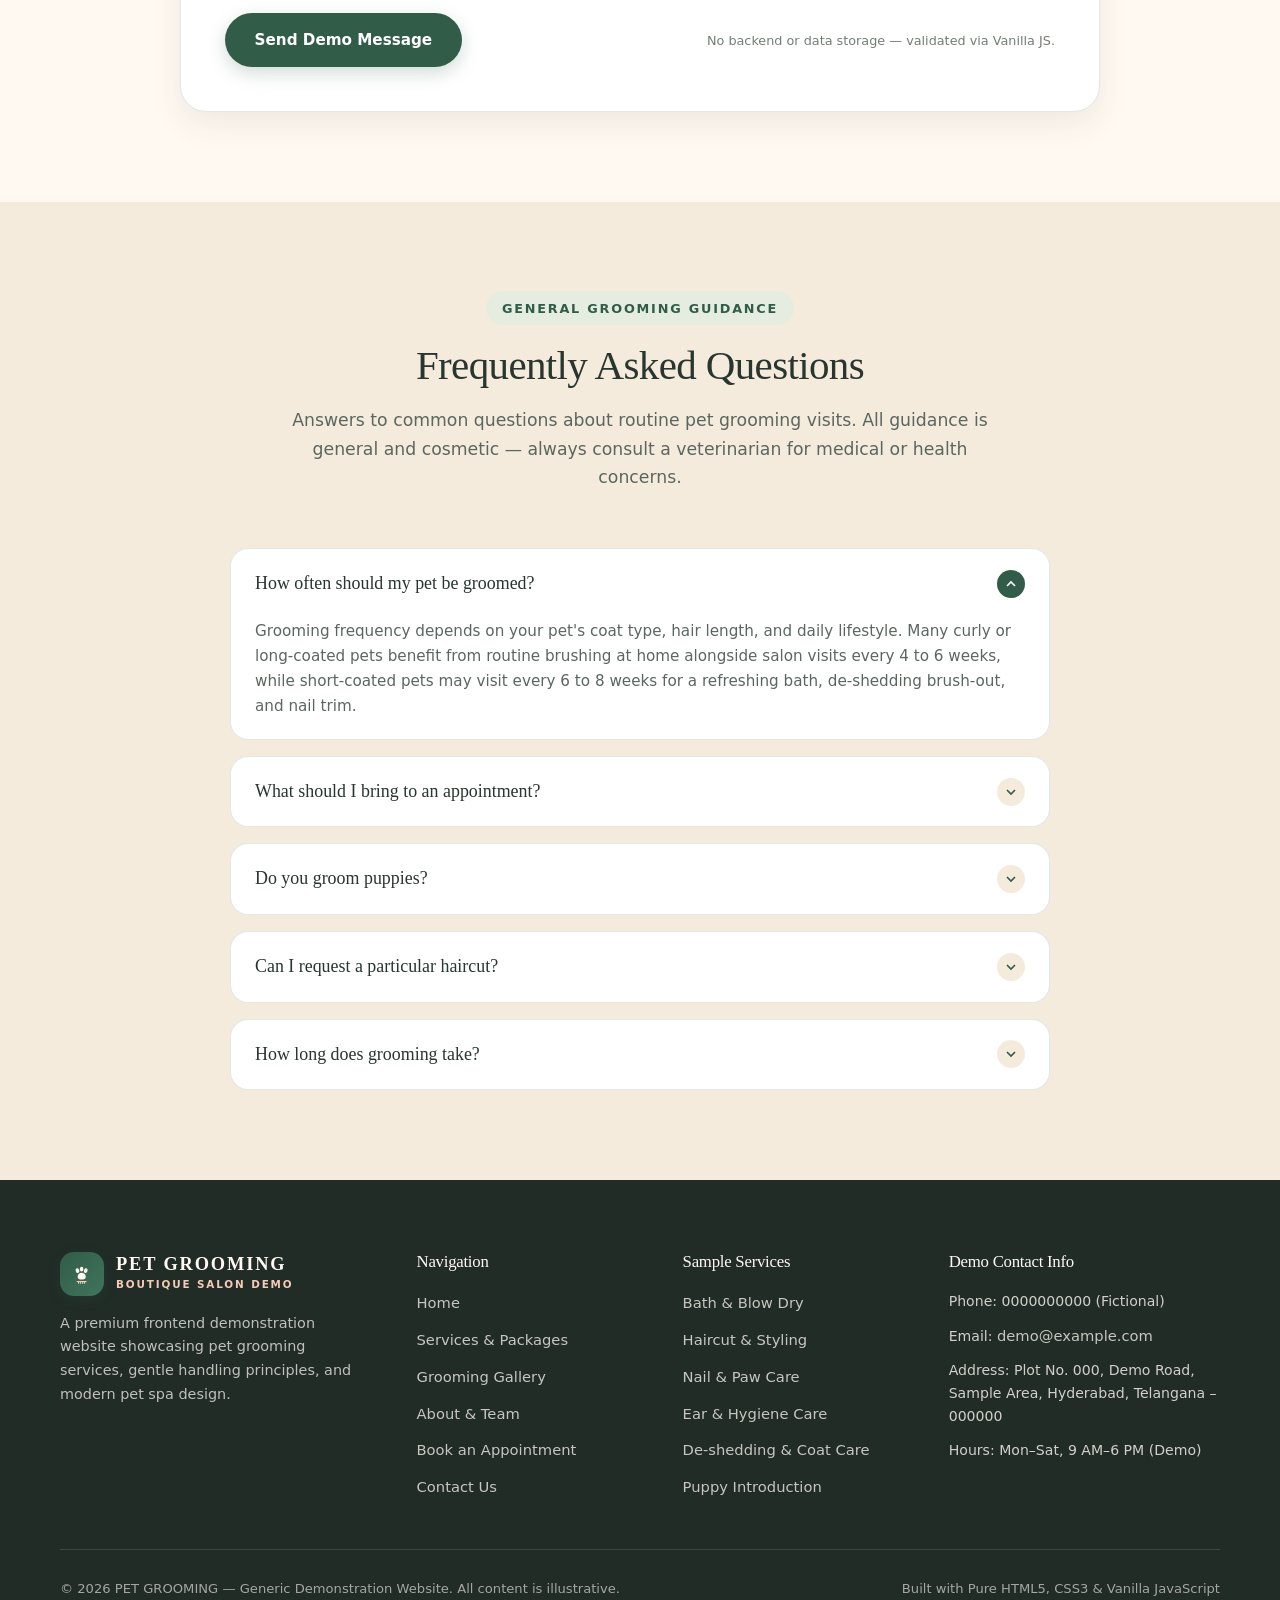
<file: contact.html>
<!DOCTYPE html>
<html lang="en">
<head>
  <meta charset="UTF-8">
  <meta name="viewport" content="width=device-width, initial-scale=1.0">
  <title>Contact Us &amp; Grooming FAQs | PET GROOMING Salon Demo</title>
  <meta name="description" content="We'd love to help your pet look their best. Explore dummy demonstration contact information, working hours, general enquiry form, and Pet Grooming FAQs.">
  <meta name="keywords" content="Pet Grooming, Dog Grooming, Cat Grooming, Pet Grooming Salon, Dog Bathing, Pet Haircut, Pet Grooming Services, Pet Spa">
  <!-- Open Graph Metadata -->
  <meta property="og:type" content="website">
  <meta property="og:title" content="Contact Us &amp; Grooming FAQs | PET GROOMING Salon Demo">
  <meta property="og:description" content="Explore fictional demonstration contact details, a general enquiry form with Vanilla JS validation, and frequently asked grooming questions.">
  <meta property="og:site_name" content="PET GROOMING">
  <link rel="stylesheet" href="css/style.css">
</head>
<body>
  <a href="#main-content" class="skip-link">Skip to main content</a>

  <div class="demo-top-bar" role="region" aria-label="Demonstration Notice">
    <strong>FICTIONAL DEMONSTRATION CONTACT DETAILS:</strong> Phone, email, address, and working hours displayed on this page are dummy demonstration values only.
  </div>

  <!-- Global Sticky Header -->
  <header class="site-header">
    <div class="container nav-container">
      <a href="index.html" class="brand-logo" aria-label="PET GROOMING Home">
        <span class="brand-logo-mark" aria-hidden="true">
          <svg width="26" height="26" viewBox="0 0 32 32" fill="none" xmlns="http://www.w3.org/2000/svg">
            <ellipse cx="10" cy="11.5" rx="2.4" ry="3.2" transform="rotate(-18 10 11.5)" fill="currentColor"/>
            <ellipse cx="15.5" cy="9.5" rx="2.4" ry="3.2" transform="rotate(-4 15.5 9.5)" fill="currentColor"/>
            <ellipse cx="21" cy="11.5" rx="2.4" ry="3.2" transform="rotate(16 21 11.5)" fill="currentColor"/>
            <path d="M10.2 19.5C10.2 16.4 12.8 14.3 15.6 14.3C18.4 14.3 21 16.4 21 19.5C21 21.8 19.1 23.2 17.1 23.2H14.1C12.1 23.2 10.2 21.8 10.2 19.5Z" fill="currentColor"/>
            <path d="M9.5 26H21.5M11.5 26V28.2M14.2 26V28.2M16.9 26V28.2M19.5 26V28.2" stroke="#F3CBB7" stroke-width="1.6" stroke-linecap="round"/>
            <path d="M25.5 4.5L26.2 6.8L28.5 7.5L26.2 8.2L25.5 10.5L24.8 8.2L22.5 7.5L24.8 6.8L25.5 4.5Z" fill="#F3CBB7"/>
          </svg>
        </span>
        <span class="brand-text-wrap">
          <span class="brand-title">PET GROOMING</span>
          <span class="brand-subtitle">Boutique Salon Demo</span>
        </span>
      </a>

      <button class="mobile-menu-toggle" type="button" aria-label="Toggle navigation menu" aria-expanded="false" aria-controls="primary-navigation">
        <span class="hamburger-box">
          <span class="hamburger-line"></span>
          <span class="hamburger-line"></span>
          <span class="hamburger-line"></span>
        </span>
      </button>

      <nav class="nav-menu" id="primary-navigation" aria-label="Primary Navigation">
        <ul class="nav-list">
          <li><a href="index.html" class="nav-link">Home</a></li>
          <li><a href="services.html" class="nav-link">Services</a></li>
          <li><a href="gallery.html" class="nav-link">Gallery</a></li>
          <li><a href="about.html" class="nav-link">About Us</a></li>
          <li><a href="contact.html" class="nav-link active" aria-current="page">Contact</a></li>
        </ul>
        <a href="booking.html" class="btn btn-primary">Book an Appointment</a>
      </nav>
    </div>
  </header>

  <main id="main-content">
    <!-- Page Hero -->
    <section class="page-hero">
      <div class="container page-hero-inner reveal">
        <span class="eyebrow">Get In Touch (Demo)</span>
        <h1>WE'D LOVE TO HELP YOUR PET LOOK THEIR BEST.</h1>
        <p>Explore our sample contact cards, general enquiry form, and frequently asked questions about pet grooming appointments.</p>
      </div>
    </section>

    <!-- Contact Information Cards & Enquiry Form -->
    <section class="section">
      <div class="container">
        <div class="demo-disclaimer-box reveal" style="margin-top:0; margin-bottom:2rem;">
          <strong>Fictional Demonstration Information Notice</strong>
          All contact details below (Phone, Email, Address, and Working Hours) are fictional demonstration placeholders and do not represent an active commercial location.
        </div>

        <!-- 4 Contact Information Cards -->
        <div class="contact-info-grid">
          <article class="contact-card reveal">
            <div class="contact-card-icon" aria-hidden="true">
              <svg width="22" height="22" viewBox="0 0 24 24" fill="none" stroke="currentColor" stroke-width="2"><path d="M22 16.92v3a2 2 0 0 1-2.18 2 19.79 19.79 0 0 1-8.63-3.07 19.5 19.5 0 0 1-6-6 19.79 19.79 0 0 1-3.07-8.67A2 2 0 0 1 4.11 2h3a2 2 0 0 1 2 1.72c.127.96.361 1.903.7 2.81a2 2 0 0 1-.45 2.11L8.09 9.91a16 16 0 0 0 6 6l1.27-1.27a2 2 0 0 1 2.11-.45c.907.339 1.85.573 2.81.7A2 2 0 0 1 22 16.92z"/></svg>
            </div>
            <span class="demo-badge" style="margin-bottom:0.5rem;">Fictional Demo Phone</span>
            <h3>Phone</h3>
            <p style="font-weight:700; color:var(--color-text-dark); font-size:1.05rem;">0000000000</p>
            <p style="font-size:0.82rem; margin-top:0.25rem;">Placeholder telephone number for demonstration layout.</p>
          </article>

          <article class="contact-card reveal">
            <div class="contact-card-icon" aria-hidden="true">
              <svg width="22" height="22" viewBox="0 0 24 24" fill="none" stroke="currentColor" stroke-width="2"><path d="M4 4h16c1.1 0 2 .9 2 2v12c0 1.1-.9 2-2 2H4c-1.1 0-2-.9-2-2V6c0-1.1.9-2 2-2z"/><polyline points="22,6 12,13 2,6"/></svg>
            </div>
            <span class="demo-badge" style="margin-bottom:0.5rem;">Fictional Demo Email</span>
            <h3>Email</h3>
            <p style="font-weight:700; color:var(--color-text-dark); font-size:1.02rem;"><a href="mailto:demo@example.com">demo@example.com</a></p>
            <p style="font-size:0.82rem; margin-top:0.25rem;">Sample email address for demonstration layout.</p>
          </article>

          <article class="contact-card reveal">
            <div class="contact-card-icon" aria-hidden="true">
              <svg width="22" height="22" viewBox="0 0 24 24" fill="none" stroke="currentColor" stroke-width="2"><path d="M21 10c0 7-9 13-9 13s-9-6-9-13a9 9 0 0 1 18 0z"/><circle cx="12" cy="10" r="3"/></svg>
            </div>
            <span class="demo-badge" style="margin-bottom:0.5rem;">Fictional Demo Address</span>
            <h3>Address</h3>
            <p style="font-size:0.9rem; color:var(--color-text-dark); font-weight:600;">
              Plot No. 000, Demo Road, Sample Area, Hyderabad, Telangana – 000000.
            </p>
          </article>

          <article class="contact-card reveal">
            <div class="contact-card-icon" aria-hidden="true">
              <svg width="22" height="22" viewBox="0 0 24 24" fill="none" stroke="currentColor" stroke-width="2"><circle cx="12" cy="12" r="10"/><polyline points="12 6 12 12 16 14"/></svg>
            </div>
            <span class="demo-badge" style="margin-bottom:0.5rem;">Fictional Demo Hours</span>
            <h3>Working Hours</h3>
            <p style="font-size:0.92rem; color:var(--color-text-dark); font-weight:600;">
              Monday–Saturday, 9 AM–6 PM (demo hours).
            </p>
            <p style="font-size:0.82rem; margin-top:0.25rem;">Sunday: Closed (Demo Schedule)</p>
          </article>
        </div>

        <!-- Simple Enquiry Form -->
        <div class="container-narrow" style="margin:0 auto;">
          <div class="form-card reveal">
            <div style="display:flex; flex-wrap:wrap; align-items:center; justify-content:space-between; gap:0.75rem; margin-bottom:1.5rem;">
              <div>
                <h2 style="font-size:1.5rem;">Send a General Enquiry</h2>
                <p style="font-size:0.92rem;">Ask a general question about grooming services or coat care.</p>
              </div>
              <span class="demo-badge">Fictional Demo Enquiry Form</span>
            </div>

            <form id="contact-enquiry-form" novalidate>
              <div class="form-grid-2">
                <div class="form-group">
                  <label class="form-label" for="contactName">Name <span class="req">*</span></label>
                  <input type="text" id="contactName" name="contactName" class="form-control" placeholder="Your full name" required autocomplete="name">
                  <span class="field-error">Please enter your name.</span>
                </div>

                <div class="form-group">
                  <label class="form-label" for="contactEmail">Email <span class="req">*</span></label>
                  <input type="email" id="contactEmail" name="contactEmail" class="form-control" placeholder="demo@example.com" required autocomplete="email">
                  <span class="field-error">Please enter a valid email address.</span>
                </div>

                <div class="form-group">
                  <label class="form-label" for="contactPhone">Phone <span class="req">*</span></label>
                  <input type="tel" id="contactPhone" name="contactPhone" class="form-control" placeholder="0000000000" required autocomplete="tel">
                  <span class="field-error">Please enter a valid phone number (7–15 digits).</span>
                </div>

                <div class="form-group">
                  <label class="form-label" for="contactSubject">Subject <span class="req">*</span></label>
                  <input type="text" id="contactSubject" name="contactSubject" class="form-control" placeholder="e.g., Coat Styling Question" required>
                  <span class="field-error">Please enter a subject for your message.</span>
                </div>

                <div class="form-group full-width">
                  <label class="form-label" for="contactMessage">Message <span class="req">*</span></label>
                  <textarea id="contactMessage" name="contactMessage" rows="4" class="form-control" placeholder="How can we help with your pet's grooming needs?" required></textarea>
                  <span class="field-error">Please enter your enquiry message.</span>
                </div>
              </div>

              <div style="margin-top:1.25rem; display:flex; flex-wrap:wrap; align-items:center; justify-content:space-between; gap:1rem;">
                <button type="submit" class="btn btn-primary">Send Demo Message</button>
                <span style="font-size:0.8rem; color:var(--color-text-muted);">No backend or data storage — validated via Vanilla JS.</span>
              </div>
            </form>

            <div id="contact-demo-confirmation" class="demo-confirmation-panel" role="status" aria-live="polite">
              <span class="demo-badge" style="margin-bottom:0.65rem;">DEMO ENQUIRY CONFIRMATION — NO DATA TRANSMITTED</span>
              <h3 style="margin-bottom:0.4rem;">Demonstration Message Validated</h3>
              <p id="contact-summary-details" style="font-weight:600; color:var(--color-text-dark); margin-bottom:0.4rem;"></p>
              <p style="font-size:0.88rem;">
                This static demonstration form verifies input fields using Vanilla JavaScript without sending or storing personal information.
              </p>
            </div>
          </div>
        </div>
      </div>
    </section>

    <!-- Frequently Asked Questions Accordion -->
    <section class="section section-cream" id="faq-section">
      <div class="container">
        <div class="section-header reveal">
          <span class="eyebrow">General Grooming Guidance</span>
          <h2>Frequently Asked Questions</h2>
          <p>Answers to common questions about routine pet grooming visits. All guidance is general and cosmetic — always consult a veterinarian for medical or health concerns.</p>
        </div>

        <div class="faq-list reveal">
          <!-- FAQ 1 -->
          <div class="faq-item open">
            <button type="button" class="faq-question" aria-expanded="true">
              <span>How often should my pet be groomed?</span>
              <span class="faq-icon" aria-hidden="true">
                <svg width="16" height="16" viewBox="0 0 24 24" fill="none" stroke="currentColor" stroke-width="2.5"><polyline points="6 9 12 15 18 9"/></svg>
              </span>
            </button>
            <div class="faq-answer">
              <p>Grooming frequency depends on your pet's coat type, hair length, and daily lifestyle. Many curly or long-coated pets benefit from routine brushing at home alongside salon visits every 4 to 6 weeks, while short-coated pets may visit every 6 to 8 weeks for a refreshing bath, de-shedding brush-out, and nail trim.</p>
            </div>
          </div>

          <!-- FAQ 2 -->
          <div class="faq-item">
            <button type="button" class="faq-question" aria-expanded="false">
              <span>What should I bring to an appointment?</span>
              <span class="faq-icon" aria-hidden="true">
                <svg width="16" height="16" viewBox="0 0 24 24" fill="none" stroke="currentColor" stroke-width="2.5"><polyline points="6 9 12 15 18 9"/></svg>
              </span>
            </button>
            <div class="faq-answer">
              <p>Please bring your pet secured on a comfortable collar or harness and leash (or in a secure carrier for cats and small pets). You may also bring reference photos of your preferred coat style and let the groomer know about any sensitive areas or handling preferences.</p>
            </div>
          </div>

          <!-- FAQ 3 -->
          <div class="faq-item">
            <button type="button" class="faq-question" aria-expanded="false">
              <span>Do you groom puppies?</span>
              <span class="faq-icon" aria-hidden="true">
                <svg width="16" height="16" viewBox="0 0 24 24" fill="none" stroke="currentColor" stroke-width="2.5"><polyline points="6 9 12 15 18 9"/></svg>
              </span>
            </button>
            <div class="faq-answer">
              <p>Introductory puppy sessions focus on gentle familiarization — such as brief brushing, warm water introduction, and paw handling — so young dogs build positive associations. Suitability depends on the puppy's age, vaccination readiness as advised by your veterinarian, and individual temperament.</p>
            </div>
          </div>

          <!-- FAQ 4 -->
          <div class="faq-item">
            <button type="button" class="faq-question" aria-expanded="false">
              <span>Can I request a particular haircut?</span>
              <span class="faq-icon" aria-hidden="true">
                <svg width="16" height="16" viewBox="0 0 24 24" fill="none" stroke="currentColor" stroke-width="2.5"><polyline points="6 9 12 15 18 9"/></svg>
              </span>
            </button>
            <div class="faq-answer">
              <p>Yes! Owners are encouraged to share their preferred coat length and styling ideas before the session begins. The groomer will discuss how your preference works with your pet's coat texture, current tangles, and comfort needs.</p>
            </div>
          </div>

          <!-- FAQ 5 -->
          <div class="faq-item">
            <button type="button" class="faq-question" aria-expanded="false">
              <span>How long does grooming take?</span>
              <span class="faq-icon" aria-hidden="true">
                <svg width="16" height="16" viewBox="0 0 24 24" fill="none" stroke="currentColor" stroke-width="2.5"><polyline points="6 9 12 15 18 9"/></svg>
              </span>
            </button>
            <div class="faq-answer">
              <p>Session duration varies based on your pet's size, coat density, temperament, and the requested services. A simple nail trim or basic bath is much quicker than a full bath, fluff dry, de-shedding, and full-body scissor styling session, especially when rest breaks are included for comfort.</p>
            </div>
          </div>
        </div>
      </div>
    </section>
  </main>

  <!-- Global Footer -->
  <footer class="site-footer">
    <div class="container">
      <div class="footer-grid">
        <div>
          <a href="index.html" class="brand-logo" style="color: var(--color-ivory); margin-bottom: 1rem;">
            <span class="brand-logo-mark" aria-hidden="true">
              <svg width="24" height="24" viewBox="0 0 32 32" fill="none" xmlns="http://www.w3.org/2000/svg">
                <ellipse cx="10" cy="11.5" rx="2.4" ry="3.2" transform="rotate(-18 10 11.5)" fill="currentColor"/>
                <ellipse cx="15.5" cy="9.5" rx="2.4" ry="3.2" transform="rotate(-4 15.5 9.5)" fill="currentColor"/>
                <ellipse cx="21" cy="11.5" rx="2.4" ry="3.2" transform="rotate(16 21 11.5)" fill="currentColor"/>
                <path d="M10.2 19.5C10.2 16.4 12.8 14.3 15.6 14.3C18.4 14.3 21 16.4 21 19.5C21 21.8 19.1 23.2 17.1 23.2H14.1C12.1 23.2 10.2 21.8 10.2 19.5Z" fill="currentColor"/>
                <path d="M9.5 26H21.5M11.5 26V28.2M14.2 26V28.2M16.9 26V28.2M19.5 26V28.2" stroke="#F3CBB7" stroke-width="1.6" stroke-linecap="round"/>
              </svg>
            </span>
            <span class="brand-text-wrap">
              <span class="brand-title">PET GROOMING</span>
              <span class="brand-subtitle" style="color: var(--color-peach);">Boutique Salon Demo</span>
            </span>
          </a>
          <p style="color: rgba(255,249,241,0.72); font-size: 0.9rem; max-width: 34ch;">
            A premium frontend demonstration website showcasing pet grooming services, gentle handling principles, and modern pet spa design.
          </p>
        </div>

        <div>
          <h4>Navigation</h4>
          <ul class="footer-links">
            <li><a href="index.html">Home</a></li>
            <li><a href="services.html">Services &amp; Packages</a></li>
            <li><a href="gallery.html">Grooming Gallery</a></li>
            <li><a href="about.html">About &amp; Team</a></li>
            <li><a href="booking.html">Book an Appointment</a></li>
            <li><a href="contact.html">Contact Us</a></li>
          </ul>
        </div>

        <div>
          <h4>Sample Services</h4>
          <ul class="footer-links">
            <li><a href="services.html#bath-blow-dry">Bath &amp; Blow Dry</a></li>
            <li><a href="services.html#haircut-styling">Haircut &amp; Styling</a></li>
            <li><a href="services.html#nail-paw-care">Nail &amp; Paw Care</a></li>
            <li><a href="services.html#ear-hygiene">Ear &amp; Hygiene Care</a></li>
            <li><a href="services.html#deshedding-care">De-shedding &amp; Coat Care</a></li>
            <li><a href="services.html#puppy-intro">Puppy Introduction</a></li>
          </ul>
        </div>

        <div>
          <h4>Demo Contact Info</h4>
          <ul class="footer-links" style="font-size: 0.88rem;">
            <li>Phone: 0000000000 (Fictional)</li>
            <li>Email: <a href="mailto:demo@example.com">demo@example.com</a></li>
            <li>Address: Plot No. 000, Demo Road, Sample Area, Hyderabad, Telangana – 000000</li>
            <li>Hours: Mon–Sat, 9 AM–6 PM (Demo)</li>
          </ul>
        </div>
      </div>

      <div class="footer-bottom">
        <span>&copy; 2026 PET GROOMING — Generic Demonstration Website. All content is illustrative.</span>
        <span>Built with Pure HTML5, CSS3 &amp; Vanilla JavaScript</span>
      </div>
    </div>
  </footer>

  <button type="button" id="back-to-top" class="back-to-top" aria-label="Back to top">
    <svg width="20" height="20" viewBox="0 0 24 24" fill="none" stroke="currentColor" stroke-width="2.5"><path d="M18 15l-6-6-6 6"/></svg>
  </button>

  <script src="js/main.js"></script>
</body>
</html>
</file>
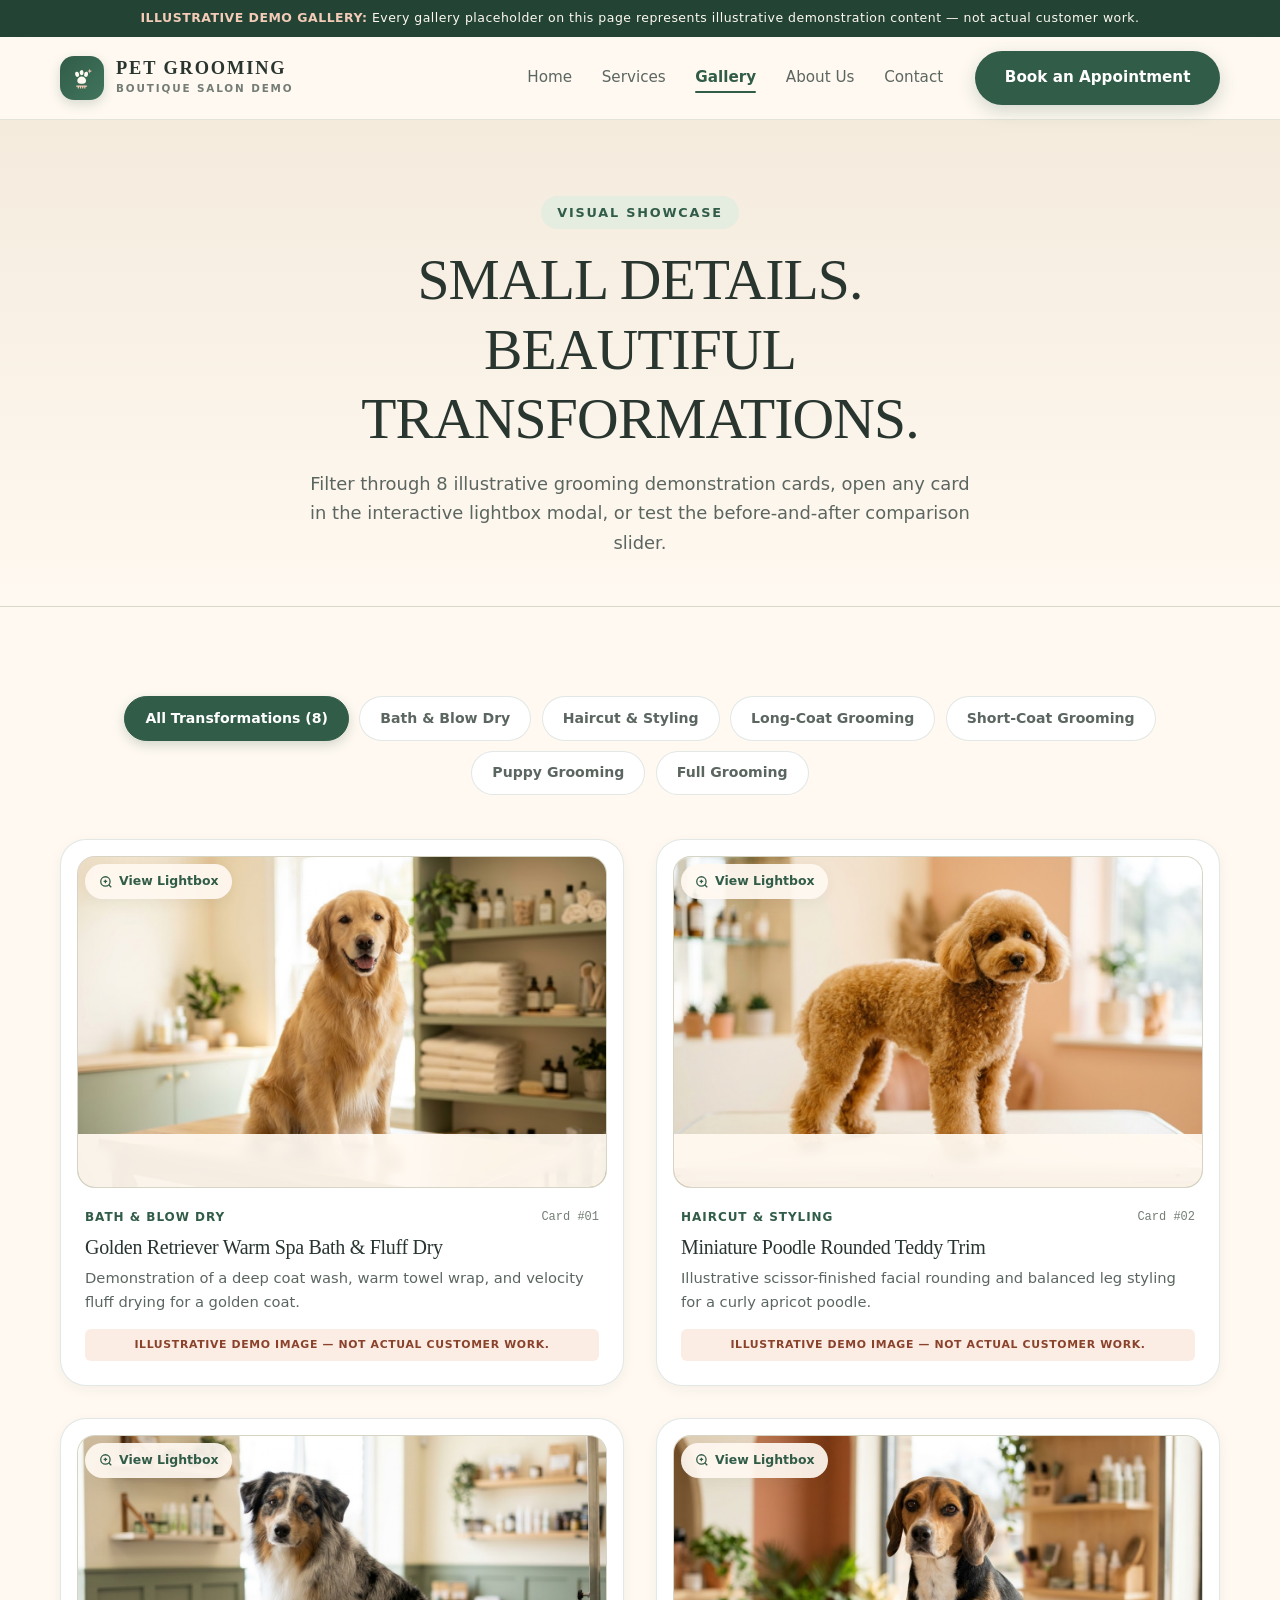
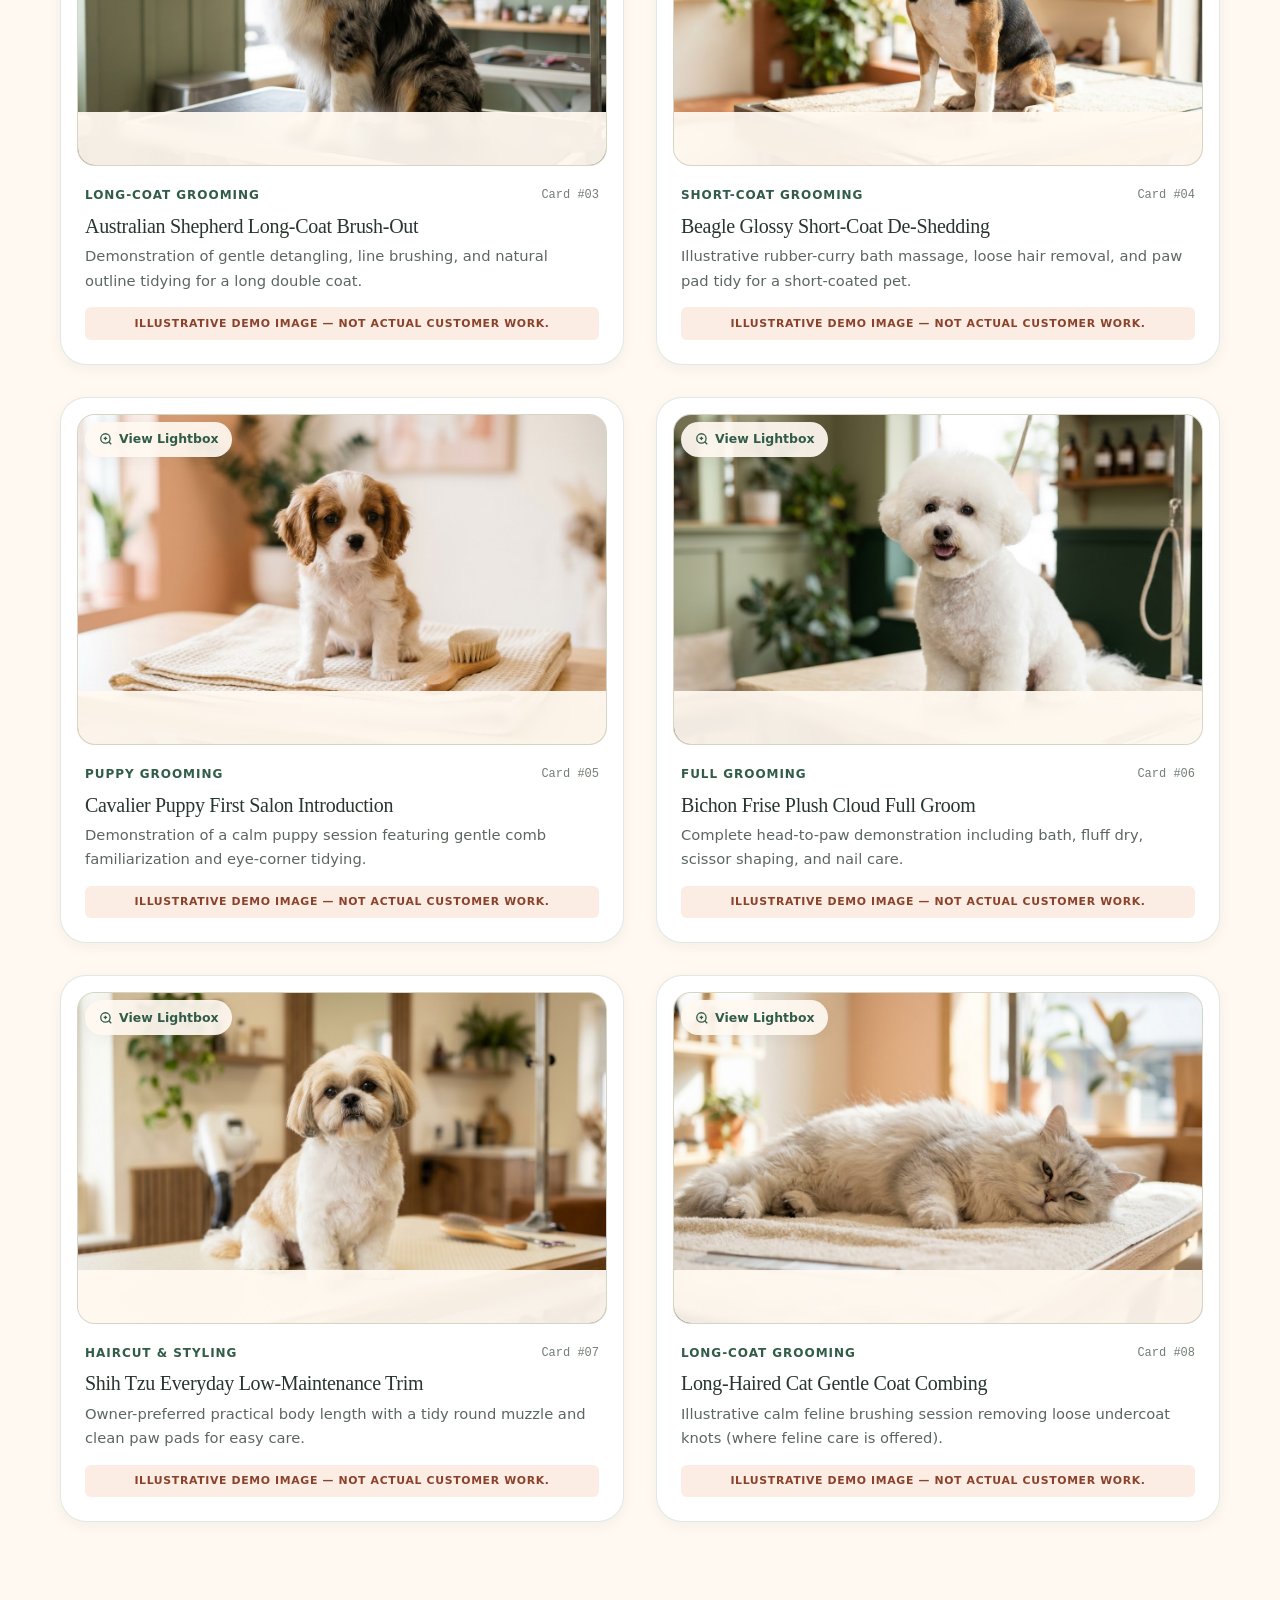
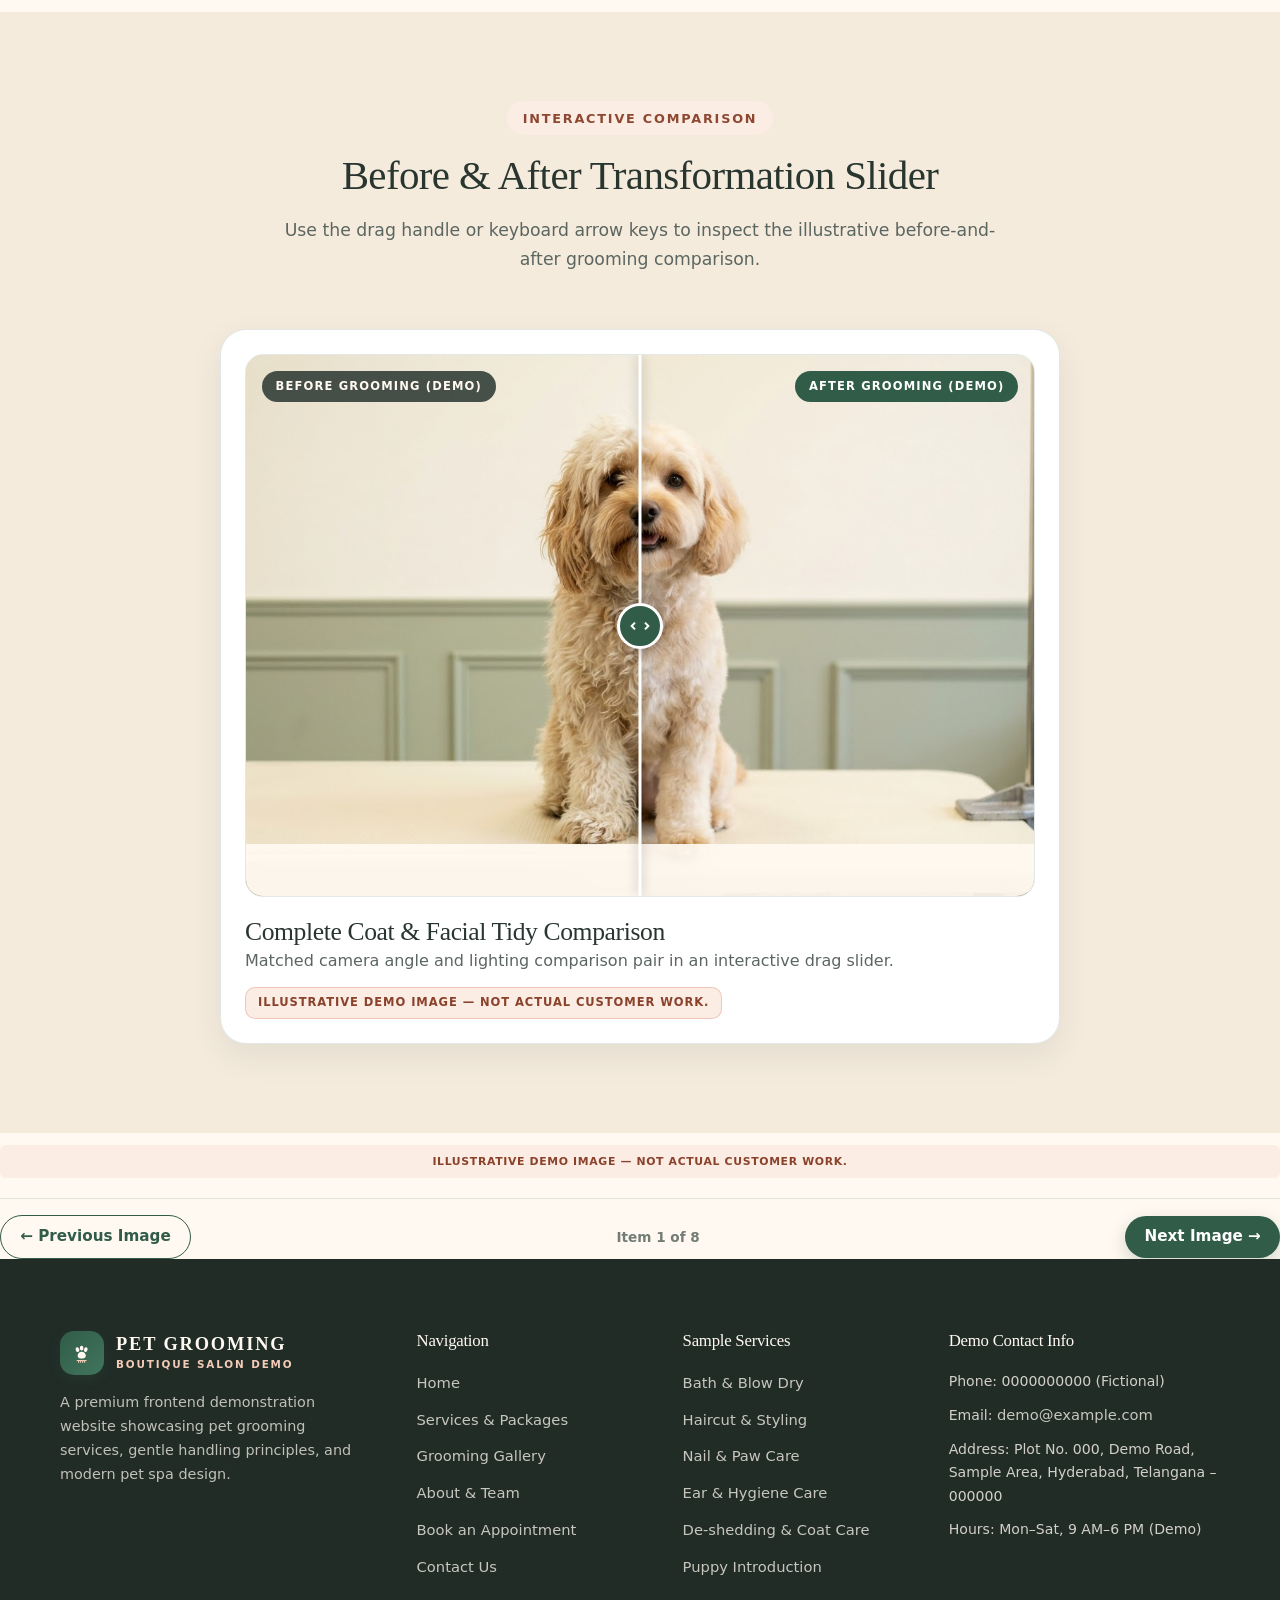
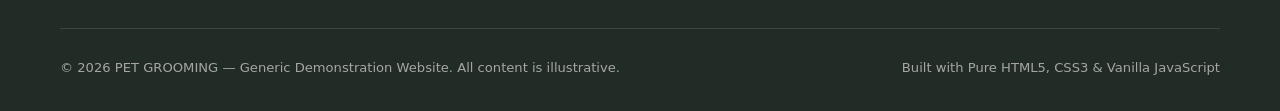
<file: gallery.html>
<!DOCTYPE html>
<html lang="en">
<head>
  <meta charset="UTF-8">
  <meta name="viewport" content="width=device-width, initial-scale=1.0">
  <title>Grooming Gallery &amp; Transformations | PET GROOMING Salon Demo</title>
  <meta name="description" content="Small details, beautiful transformations. Explore the PET GROOMING Salon demonstration gallery with category filters, interactive lightbox, and before-and-after comparison slider.">
  <meta name="keywords" content="Pet Grooming, Dog Grooming, Cat Grooming, Pet Grooming Salon, Dog Bathing, Pet Haircut, Pet Grooming Services, Pet Spa">
  <!-- Open Graph Metadata -->
  <meta property="og:type" content="website">
  <meta property="og:title" content="Grooming Gallery &amp; Transformations | PET GROOMING Salon Demo">
  <meta property="og:description" content="Explore 8 illustrative grooming demonstration image cards across Bath &amp; Blow Dry, Haircut &amp; Styling, Long-Coat, Short-Coat, Puppy, and Full Grooming.">
  <meta property="og:site_name" content="PET GROOMING">
  <link rel="stylesheet" href="css/style.css">
</head>
<body>
  <a href="#main-content" class="skip-link">Skip to main content</a>

  <div class="demo-top-bar" role="region" aria-label="Demonstration Notice">
    <strong>ILLUSTRATIVE DEMO GALLERY:</strong> Every gallery placeholder on this page represents illustrative demonstration content — not actual customer work.
  </div>

  <!-- Global Sticky Header -->
  <header class="site-header">
    <div class="container nav-container">
      <a href="index.html" class="brand-logo" aria-label="PET GROOMING Home">
        <span class="brand-logo-mark" aria-hidden="true">
          <svg width="26" height="26" viewBox="0 0 32 32" fill="none" xmlns="http://www.w3.org/2000/svg">
            <ellipse cx="10" cy="11.5" rx="2.4" ry="3.2" transform="rotate(-18 10 11.5)" fill="currentColor"/>
            <ellipse cx="15.5" cy="9.5" rx="2.4" ry="3.2" transform="rotate(-4 15.5 9.5)" fill="currentColor"/>
            <ellipse cx="21" cy="11.5" rx="2.4" ry="3.2" transform="rotate(16 21 11.5)" fill="currentColor"/>
            <path d="M10.2 19.5C10.2 16.4 12.8 14.3 15.6 14.3C18.4 14.3 21 16.4 21 19.5C21 21.8 19.1 23.2 17.1 23.2H14.1C12.1 23.2 10.2 21.8 10.2 19.5Z" fill="currentColor"/>
            <path d="M9.5 26H21.5M11.5 26V28.2M14.2 26V28.2M16.9 26V28.2M19.5 26V28.2" stroke="#F3CBB7" stroke-width="1.6" stroke-linecap="round"/>
            <path d="M25.5 4.5L26.2 6.8L28.5 7.5L26.2 8.2L25.5 10.5L24.8 8.2L22.5 7.5L24.8 6.8L25.5 4.5Z" fill="#F3CBB7"/>
          </svg>
        </span>
        <span class="brand-text-wrap">
          <span class="brand-title">PET GROOMING</span>
          <span class="brand-subtitle">Boutique Salon Demo</span>
        </span>
      </a>

      <button class="mobile-menu-toggle" type="button" aria-label="Toggle navigation menu" aria-expanded="false" aria-controls="primary-navigation">
        <span class="hamburger-box">
          <span class="hamburger-line"></span>
          <span class="hamburger-line"></span>
          <span class="hamburger-line"></span>
        </span>
      </button>

      <nav class="nav-menu" id="primary-navigation" aria-label="Primary Navigation">
        <ul class="nav-list">
          <li><a href="index.html" class="nav-link">Home</a></li>
          <li><a href="services.html" class="nav-link">Services</a></li>
          <li><a href="gallery.html" class="nav-link active" aria-current="page">Gallery</a></li>
          <li><a href="about.html" class="nav-link">About Us</a></li>
          <li><a href="contact.html" class="nav-link">Contact</a></li>
        </ul>
        <a href="booking.html" class="btn btn-primary">Book an Appointment</a>
      </nav>
    </div>
  </header>

  <main id="main-content">
    <!-- Page Hero -->
    <section class="page-hero">
      <div class="container page-hero-inner reveal">
        <span class="eyebrow">Visual Showcase</span>
        <h1>SMALL DETAILS. BEAUTIFUL TRANSFORMATIONS.</h1>
        <p>Filter through 8 illustrative grooming demonstration cards, open any card in the interactive lightbox modal, or test the before-and-after comparison slider.</p>
      </div>
    </section>

    <!-- Gallery Filters & 8 Demonstration Image Cards -->
    <section class="section">
      <div class="container">
        <!-- Category Filter Buttons -->
        <div class="gallery-filters reveal" role="group" aria-label="Filter gallery items by grooming category">
          <button type="button" class="filter-btn active" data-filter="all" aria-pressed="true">All Transformations (8)</button>
          <button type="button" class="filter-btn" data-filter="bath-blow-dry" aria-pressed="false">Bath &amp; Blow Dry</button>
          <button type="button" class="filter-btn" data-filter="haircut-styling" aria-pressed="false">Haircut &amp; Styling</button>
          <button type="button" class="filter-btn" data-filter="long-coat" aria-pressed="false">Long-Coat Grooming</button>
          <button type="button" class="filter-btn" data-filter="short-coat" aria-pressed="false">Short-Coat Grooming</button>
          <button type="button" class="filter-btn" data-filter="puppy-grooming" aria-pressed="false">Puppy Grooming</button>
          <button type="button" class="filter-btn" data-filter="full-grooming" aria-pressed="false">Full Grooming</button>
        </div>

        <!-- 8 Large Demonstration Image Cards -->
        <div class="gallery-grid">
          <!-- Gallery Card 01 -->
          <article class="gallery-card reveal"
            data-gallery-item
            data-category="bath-blow-dry"
            data-cat-label="Bath &amp; Blow Dry"
            data-title="Golden Retriever Warm Spa Bath &amp; Fluff Dry"
            data-desc="Demonstration of a deep coat wash, warm towel wrap, and high-velocity fluff drying for a golden retriever."
            data-filename="grooming-gallery-01.jpeg"
            data-img-src="images/grooming-gallery-01.jpeg"
            data-ratio="4:3 • 1200×900px">
            <div class="gallery-card-media" data-lightbox-open tabindex="0" role="button" aria-label="Open Golden Retriever Warm Spa Bath &amp; Fluff Dry in Lightbox">
              <span class="gallery-zoom-trigger">
                <svg width="14" height="14" viewBox="0 0 24 24" fill="none" stroke="currentColor" stroke-width="2.2"><circle cx="11" cy="11" r="8"/><line x1="21" y1="21" x2="16.65" y2="16.65"/><line x1="11" y1="8" x2="11" y2="14"/><line x1="8" y1="11" x2="14" y2="11"/></svg>
                View Lightbox
              </span>
              <div class="img-frame ratio-landscape" role="img" aria-label="Illustrative Demo Image: Golden Retriever Warm Spa Bath and Fluff Dry (grooming-gallery-01.jpeg)">
                <img src="images/grooming-gallery-01.jpeg" alt="Golden Retriever Warm Spa Bath &amp; Fluff Dry" width="1200" height="900" loading="lazy" class="card-img">
                <span class="img-demo-badge">ILLUSTRATIVE DEMO TRANSFORMATION</span>
              </div>
            </div>
            <div class="gallery-card-body">
              <div class="gallery-card-meta">
                <span class="gallery-cat-tag">Bath &amp; Blow Dry</span>
                <code style="font-size:0.75rem; color:var(--color-text-muted);">Card #01</code>
              </div>
              <h3>Golden Retriever Warm Spa Bath &amp; Fluff Dry</h3>
              <p>Demonstration of a deep coat wash, warm towel wrap, and velocity fluff drying for a golden coat.</p>
              <span class="gallery-mandatory-label">ILLUSTRATIVE DEMO IMAGE — NOT ACTUAL CUSTOMER WORK.</span>
            </div>
          </article>

          <!-- Gallery Card 02 -->
          <article class="gallery-card reveal"
            data-gallery-item
            data-category="haircut-styling"
            data-cat-label="Haircut &amp; Styling"
            data-title="Miniature Poodle Rounded Teddy Trim"
            data-desc="Illustrative scissor-finished facial rounding and balanced leg styling for a curly apricot miniature poodle."
            data-filename="grooming-gallery-02.jpeg"
            data-img-src="images/grooming-gallery-02.jpeg"
            data-ratio="4:3 • 1200×900px">
            <div class="gallery-card-media" data-lightbox-open tabindex="0" role="button" aria-label="Open Miniature Poodle Rounded Teddy Trim in Lightbox">
              <span class="gallery-zoom-trigger">
                <svg width="14" height="14" viewBox="0 0 24 24" fill="none" stroke="currentColor" stroke-width="2.2"><circle cx="11" cy="11" r="8"/><line x1="21" y1="21" x2="16.65" y2="16.65"/><line x1="11" y1="8" x2="11" y2="14"/><line x1="8" y1="11" x2="14" y2="11"/></svg>
                View Lightbox
              </span>
              <div class="img-frame ratio-landscape" role="img" aria-label="Illustrative Demo Image: Miniature Poodle Rounded Teddy Trim (grooming-gallery-02.jpeg)">
                <img src="images/grooming-gallery-02.jpeg" alt="Miniature Poodle Rounded Teddy Trim" width="1200" height="900" loading="lazy" class="card-img">
                <span class="img-demo-badge">ILLUSTRATIVE DEMO TRANSFORMATION</span>
              </div>
            </div>
            <div class="gallery-card-body">
              <div class="gallery-card-meta">
                <span class="gallery-cat-tag">Haircut &amp; Styling</span>
                <code style="font-size:0.75rem; color:var(--color-text-muted);">Card #02</code>
              </div>
              <h3>Miniature Poodle Rounded Teddy Trim</h3>
              <p>Illustrative scissor-finished facial rounding and balanced leg styling for a curly apricot poodle.</p>
              <span class="gallery-mandatory-label">ILLUSTRATIVE DEMO IMAGE — NOT ACTUAL CUSTOMER WORK.</span>
            </div>
          </article>

          <!-- Gallery Card 03 -->
          <article class="gallery-card reveal"
            data-gallery-item
            data-category="long-coat"
            data-cat-label="Long-Coat Grooming"
            data-title="Australian Shepherd Silky Feathering &amp; Undercoat Brush-Out"
            data-desc="Demonstration of gentle detangling, line brushing, and natural outline tidying for a long double coat."
            data-filename="grooming-gallery-03.jpeg"
            data-img-src="images/grooming-gallery-03.jpeg"
            data-ratio="4:3 • 1200×900px">
            <div class="gallery-card-media" data-lightbox-open tabindex="0" role="button" aria-label="Open Australian Shepherd Silky Feathering in Lightbox">
              <span class="gallery-zoom-trigger">
                <svg width="14" height="14" viewBox="0 0 24 24" fill="none" stroke="currentColor" stroke-width="2.2"><circle cx="11" cy="11" r="8"/><line x1="21" y1="21" x2="16.65" y2="16.65"/><line x1="11" y1="8" x2="11" y2="14"/><line x1="8" y1="11" x2="14" y2="11"/></svg>
                View Lightbox
              </span>
              <div class="img-frame ratio-landscape" role="img" aria-label="Illustrative Demo Image: Australian Shepherd Silky Feathering and Undercoat Brush-Out (grooming-gallery-03.jpeg)">
                <img src="images/grooming-gallery-03.jpeg" alt="Australian Shepherd Long-Coat Brush-Out" width="1200" height="900" loading="lazy" class="card-img">
                <span class="img-demo-badge">ILLUSTRATIVE DEMO TRANSFORMATION</span>
              </div>
            </div>
            <div class="gallery-card-body">
              <div class="gallery-card-meta">
                <span class="gallery-cat-tag">Long-Coat Grooming</span>
                <code style="font-size:0.75rem; color:var(--color-text-muted);">Card #03</code>
              </div>
              <h3>Australian Shepherd Long-Coat Brush-Out</h3>
              <p>Demonstration of gentle detangling, line brushing, and natural outline tidying for a long double coat.</p>
              <span class="gallery-mandatory-label">ILLUSTRATIVE DEMO IMAGE — NOT ACTUAL CUSTOMER WORK.</span>
            </div>
          </article>

          <!-- Gallery Card 04 -->
          <article class="gallery-card reveal"
            data-gallery-item
            data-category="short-coat"
            data-cat-label="Short-Coat Grooming"
            data-title="Beagle Glossy Short-Coat Wash &amp; De-Shedding Carding"
            data-desc="Illustrative rubber-curry bath massage, loose hair removal, and paw pad tidy for a short-coated hound."
            data-filename="grooming-gallery-04.jpeg"
            data-img-src="images/grooming-gallery-04.jpeg"
            data-ratio="4:3 • 1200×900px">
            <div class="gallery-card-media" data-lightbox-open tabindex="0" role="button" aria-label="Open Beagle Glossy Short-Coat Wash in Lightbox">
              <span class="gallery-zoom-trigger">
                <svg width="14" height="14" viewBox="0 0 24 24" fill="none" stroke="currentColor" stroke-width="2.2"><circle cx="11" cy="11" r="8"/><line x1="21" y1="21" x2="16.65" y2="16.65"/><line x1="11" y1="8" x2="11" y2="14"/><line x1="8" y1="11" x2="14" y2="11"/></svg>
                View Lightbox
              </span>
              <div class="img-frame ratio-landscape" role="img" aria-label="Illustrative Demo Image: Beagle Glossy Short-Coat Wash and De-Shedding (grooming-gallery-04.jpeg)">
                <img src="images/grooming-gallery-04.jpeg" alt="Beagle Glossy Short-Coat De-Shedding" width="1200" height="900" loading="lazy" class="card-img">
                <span class="img-demo-badge">ILLUSTRATIVE DEMO TRANSFORMATION</span>
              </div>
            </div>
            <div class="gallery-card-body">
              <div class="gallery-card-meta">
                <span class="gallery-cat-tag">Short-Coat Grooming</span>
                <code style="font-size:0.75rem; color:var(--color-text-muted);">Card #04</code>
              </div>
              <h3>Beagle Glossy Short-Coat De-Shedding</h3>
              <p>Illustrative rubber-curry bath massage, loose hair removal, and paw pad tidy for a short-coated pet.</p>
              <span class="gallery-mandatory-label">ILLUSTRATIVE DEMO IMAGE — NOT ACTUAL CUSTOMER WORK.</span>
            </div>
          </article>

          <!-- Gallery Card 05 -->
          <article class="gallery-card reveal"
            data-gallery-item
            data-category="puppy-grooming"
            data-cat-label="Puppy Grooming"
            data-title="Cavalier Spaniel Puppy First Salon Familiarization"
            data-desc="Demonstration of a calm puppy introduction featuring gentle face wiping, warm air acclimation, and paw handling."
            data-filename="grooming-gallery-05.jpeg"
            data-img-src="images/grooming-gallery-05.jpeg"
            data-ratio="4:3 • 1200×900px">
            <div class="gallery-card-media" data-lightbox-open tabindex="0" role="button" aria-label="Open Cavalier Spaniel Puppy First Salon Familiarization in Lightbox">
              <span class="gallery-zoom-trigger">
                <svg width="14" height="14" viewBox="0 0 24 24" fill="none" stroke="currentColor" stroke-width="2.2"><circle cx="11" cy="11" r="8"/><line x1="21" y1="21" x2="16.65" y2="16.65"/><line x1="11" y1="8" x2="11" y2="14"/><line x1="8" y1="11" x2="14" y2="11"/></svg>
                View Lightbox
              </span>
              <div class="img-frame ratio-landscape" role="img" aria-label="Illustrative Demo Image: Cavalier Spaniel Puppy First Salon Familiarization (grooming-gallery-05.jpeg)">
                <img src="images/grooming-gallery-05.jpeg" alt="Cavalier Puppy First Salon Introduction" width="1200" height="900" loading="lazy" class="card-img">
                <span class="img-demo-badge">ILLUSTRATIVE DEMO TRANSFORMATION</span>
              </div>
            </div>
            <div class="gallery-card-body">
              <div class="gallery-card-meta">
                <span class="gallery-cat-tag">Puppy Grooming</span>
                <code style="font-size:0.75rem; color:var(--color-text-muted);">Card #05</code>
              </div>
              <h3>Cavalier Puppy First Salon Introduction</h3>
              <p>Demonstration of a calm puppy session featuring gentle comb familiarization and eye-corner tidying.</p>
              <span class="gallery-mandatory-label">ILLUSTRATIVE DEMO IMAGE — NOT ACTUAL CUSTOMER WORK.</span>
            </div>
          </article>

          <!-- Gallery Card 06 -->
          <article class="gallery-card reveal"
            data-gallery-item
            data-category="full-grooming"
            data-cat-label="Full Grooming"
            data-title="Bichon Frise Plush Cloud Full Package Transformation"
            data-desc="Complete head-to-paw demonstration including bath, fluff dry, scissor shaping, and nail care."
            data-filename="grooming-gallery-06.jpeg"
            data-img-src="images/grooming-gallery-06.jpeg"
            data-ratio="4:3 • 1200×900px">
            <div class="gallery-card-media" data-lightbox-open tabindex="0" role="button" aria-label="Open Bichon Frise Plush Cloud Full Package Transformation in Lightbox">
              <span class="gallery-zoom-trigger">
                <svg width="14" height="14" viewBox="0 0 24 24" fill="none" stroke="currentColor" stroke-width="2.2"><circle cx="11" cy="11" r="8"/><line x1="21" y1="21" x2="16.65" y2="16.65"/><line x1="11" y1="8" x2="11" y2="14"/><line x1="8" y1="11" x2="14" y2="11"/></svg>
                View Lightbox
              </span>
              <div class="img-frame ratio-landscape" role="img" aria-label="Illustrative Demo Image: Bichon Frise Plush Cloud Full Package Transformation (grooming-gallery-06.jpeg)">
                <img src="images/grooming-gallery-06.jpeg" alt="Bichon Frise Plush Cloud Full Groom" width="1200" height="900" loading="lazy" class="card-img">
                <span class="img-demo-badge">ILLUSTRATIVE DEMO TRANSFORMATION</span>
              </div>
            </div>
            <div class="gallery-card-body">
              <div class="gallery-card-meta">
                <span class="gallery-cat-tag">Full Grooming</span>
                <code style="font-size:0.75rem; color:var(--color-text-muted);">Card #06</code>
              </div>
              <h3>Bichon Frise Plush Cloud Full Groom</h3>
              <p>Complete head-to-paw demonstration including bath, fluff dry, scissor shaping, and nail care.</p>
              <span class="gallery-mandatory-label">ILLUSTRATIVE DEMO IMAGE — NOT ACTUAL CUSTOMER WORK.</span>
            </div>
          </article>

          <!-- Gallery Card 07 -->
          <article class="gallery-card reveal"
            data-gallery-item
            data-category="haircut-styling"
            data-cat-label="Haircut &amp; Styling"
            data-title="Shih Tzu Practical Everyday Low-Maintenance Trim"
            data-desc="Owner-preferred practical body length with a tidy round muzzle and clean paw pads for easy home care."
            data-filename="grooming-gallery-07.jpeg"
            data-img-src="images/grooming-gallery-07.jpeg"
            data-ratio="4:3 • 1200×900px">
            <div class="gallery-card-media" data-lightbox-open tabindex="0" role="button" aria-label="Open Shih Tzu Practical Everyday Low-Maintenance Trim in Lightbox">
              <span class="gallery-zoom-trigger">
                <svg width="14" height="14" viewBox="0 0 24 24" fill="none" stroke="currentColor" stroke-width="2.2"><circle cx="11" cy="11" r="8"/><line x1="21" y1="21" x2="16.65" y2="16.65"/><line x1="11" y1="8" x2="11" y2="14"/><line x1="8" y1="11" x2="14" y2="11"/></svg>
                View Lightbox
              </span>
              <div class="img-frame ratio-landscape" role="img" aria-label="Illustrative Demo Image: Shih Tzu Practical Everyday Low-Maintenance Trim (grooming-gallery-07.jpeg)">
                <img src="images/grooming-gallery-07.jpeg" alt="Shih Tzu Everyday Low-Maintenance Trim" width="1200" height="900" loading="lazy" class="card-img">
                <span class="img-demo-badge">ILLUSTRATIVE DEMO TRANSFORMATION</span>
              </div>
            </div>
            <div class="gallery-card-body">
              <div class="gallery-card-meta">
                <span class="gallery-cat-tag">Haircut &amp; Styling</span>
                <code style="font-size:0.75rem; color:var(--color-text-muted);">Card #07</code>
              </div>
              <h3>Shih Tzu Everyday Low-Maintenance Trim</h3>
              <p>Owner-preferred practical body length with a tidy round muzzle and clean paw pads for easy care.</p>
              <span class="gallery-mandatory-label">ILLUSTRATIVE DEMO IMAGE — NOT ACTUAL CUSTOMER WORK.</span>
            </div>
          </article>

          <!-- Gallery Card 08 -->
          <article class="gallery-card reveal"
            data-gallery-item
            data-category="long-coat"
            data-cat-label="Long-Coat Grooming"
            data-title="Persian Cat Gentle Coat Combing &amp; Sanitary Tidy"
            data-desc="Illustrative calm feline brushing session removing loose undercoat knots in a quiet salon room."
            data-filename="grooming-gallery-08.jpeg"
            data-img-src="images/grooming-gallery-08.jpeg"
            data-ratio="4:3 • 1200×900px">
            <div class="gallery-card-media" data-lightbox-open tabindex="0" role="button" aria-label="Open Persian Cat Gentle Coat Combing in Lightbox">
              <span class="gallery-zoom-trigger">
                <svg width="14" height="14" viewBox="0 0 24 24" fill="none" stroke="currentColor" stroke-width="2.2"><circle cx="11" cy="11" r="8"/><line x1="21" y1="21" x2="16.65" y2="16.65"/><line x1="11" y1="8" x2="11" y2="14"/><line x1="8" y1="11" x2="14" y2="11"/></svg>
                View Lightbox
              </span>
              <div class="img-frame ratio-landscape" role="img" aria-label="Illustrative Demo Image: Persian Cat Gentle Coat Combing and Sanitary Tidy (grooming-gallery-08.jpeg)">
                <img src="images/grooming-gallery-08.jpeg" alt="Long-Haired Cat Gentle Coat Combing" width="1200" height="900" loading="lazy" class="card-img">
                <span class="img-demo-badge">ILLUSTRATIVE DEMO TRANSFORMATION</span>
              </div>
            </div>
            <div class="gallery-card-body">
              <div class="gallery-card-meta">
                <span class="gallery-cat-tag">Long-Coat Grooming</span>
                <code style="font-size:0.75rem; color:var(--color-text-muted);">Card #08</code>
              </div>
              <h3>Long-Haired Cat Gentle Coat Combing</h3>
              <p>Illustrative calm feline brushing session removing loose undercoat knots (where feline care is offered).</p>
              <span class="gallery-mandatory-label">ILLUSTRATIVE DEMO IMAGE — NOT ACTUAL CUSTOMER WORK.</span>
            </div>
          </article>
        </div>
      </div>
    </section>

    <!-- Interactive Before-and-After Comparison Slider Section -->
    <section class="section section-cream">
      <div class="container container-narrow">
        <div class="section-header reveal">
          <span class="eyebrow eyebrow-peach">Interactive Comparison</span>
          <h2>Before &amp; After Transformation Slider</h2>
          <p>Use the drag handle or keyboard arrow keys to inspect the illustrative before-and-after grooming comparison.</p>
        </div>

        <div class="ba-slider-card reveal">
          <div class="ba-slider-viewport" data-ba-slider>
            <span class="ba-badge ba-badge-before">Before Grooming (Demo)</span>
            <span class="ba-badge ba-badge-after">After Grooming (Demo)</span>

            <!-- AFTER Layer -->
            <div class="ba-layer ba-layer-after">
              <div class="img-frame" style="width: 100%; height: 100%; border-radius: 0; border: none;" role="img" aria-label="Illustrative Demo Image After: Freshly bathed and styled fluffy dog (grooming-after.jpeg)">
                <img src="images/grooming-after.jpeg" alt="Clean, fluffed and evenly scissor-trimmed coat after grooming" class="card-img">
                <span class="img-demo-badge">ILLUSTRATIVE DEMO TRANSFORMATION — AFTER GROOMING</span>
              </div>
            </div>

            <!-- BEFORE Layer -->
            <div class="ba-layer ba-layer-before">
              <div class="img-frame" style="width: 100%; height: 100%; border-radius: 0; border: none;" role="img" aria-label="Illustrative Demo Image Before: Unbrushed overgrown coat prior to grooming (grooming-before.jpeg)">
                <img src="images/grooming-before.jpeg" alt="Overgrown, unbrushed coat before bath and trim" class="card-img">
                <span class="img-demo-badge">ILLUSTRATIVE DEMO TRANSFORMATION — BEFORE GROOMING</span>
              </div>
            </div>

            <div class="ba-divider-line" aria-hidden="true"></div>
            <div class="ba-handle-btn" aria-hidden="true">
              <svg width="20" height="20" viewBox="0 0 24 24" fill="none" stroke="currentColor" stroke-width="2.4"><path d="M18 8L22 12L18 16"/><path d="M6 8L2 12L6 16"/></svg>
            </div>
            <input type="range" class="ba-range-input" min="0" max="100" value="50" aria-label="Before and after grooming transformation slider">
          </div>

          <div class="ba-slider-caption">
            <div>
              <h3>Complete Coat &amp; Facial Tidy Comparison</h3>
              <p>Matched camera angle and lighting comparison pair in an interactive drag slider.</p>
            </div>
            <span class="demo-badge">ILLUSTRATIVE DEMO IMAGE — NOT ACTUAL CUSTOMER WORK.</span>
          </div>
        </div>
      </div>
    </section>

    <!-- Lightbox Modal -->
    <div class="lightbox-modal" id="gallery-lightbox" role="dialog" aria-modal="true" aria-hidden="true" aria-labelledby="lightbox-modal-title">
      <div class="lightbox-dialog">
        <div class="lightbox-header">
          <div>
            <span class="gallery-cat-tag" data-lightbox-cat>Category</span>
            <h3 id="lightbox-modal-title" data-lightbox-title>Grooming Transformation</h3>
          </div>
          <button type="button" class="lightbox-close" data-lightbox-close aria-label="Close lightbox modal">&times;</button>
        </div>

        <div class="img-frame ratio-landscape" style="margin-bottom: 1rem;">
          <img data-lightbox-img id="lightbox-main-img" class="card-img" src="images/grooming-gallery-01.jpeg" alt="Selected Grooming Demonstration Visual">
          <span class="img-demo-badge">ILLUSTRATIVE DEMO IMAGE — NOT ACTUAL CUSTOMER WORK.</span>
        </div>

        <p data-lightbox-desc style="margin-bottom: 0.75rem;"></p>
        <span class="gallery-mandatory-label">ILLUSTRATIVE DEMO IMAGE — NOT ACTUAL CUSTOMER WORK.</span>

        <div class="lightbox-Controls">
          <button type="button" class="btn btn-outline" data-lightbox-prev style="padding: 0.55rem 1.2rem;">
            &larr; Previous Image
          </button>
          <span data-lightbox-counter style="font-size: 0.85rem; font-weight: 600; color: var(--color-text-muted);">Item 1 of 8</span>
          <button type="button" class="btn btn-primary" data-lightbox-next style="padding: 0.55rem 1.2rem;">
            Next Image &rarr;
          </button>
        </div>
      </div>
    </div>

        <p data-lightbox-desc style="margin-bottom: 0.75rem;"></p>
        <span class="gallery-mandatory-label">ILLUSTRATIVE DEMO IMAGE — NOT ACTUAL CUSTOMER WORK.</span>

        <div class="lightbox-Controls">
          <button type="button" class="btn btn-outline" data-lightbox-prev style="padding: 0.55rem 1.2rem;">
            &larr; Previous Image
          </button>
          <span data-lightbox-counter style="font-size: 0.85rem; font-weight: 600; color: var(--color-text-muted);">Item 1 of 8</span>
          <button type="button" class="btn btn-primary" data-lightbox-next style="padding: 0.55rem 1.2rem;">
            Next Image &rarr;
          </button>
        </div>
      </div>
    </div>
  </main>

  <!-- Global Footer -->
  <footer class="site-footer">
    <div class="container">
      <div class="footer-grid">
        <div>
          <a href="index.html" class="brand-logo" style="color: var(--color-ivory); margin-bottom: 1rem;">
            <span class="brand-logo-mark" aria-hidden="true">
              <svg width="24" height="24" viewBox="0 0 32 32" fill="none" xmlns="http://www.w3.org/2000/svg">
                <ellipse cx="10" cy="11.5" rx="2.4" ry="3.2" transform="rotate(-18 10 11.5)" fill="currentColor"/>
                <ellipse cx="15.5" cy="9.5" rx="2.4" ry="3.2" transform="rotate(-4 15.5 9.5)" fill="currentColor"/>
                <ellipse cx="21" cy="11.5" rx="2.4" ry="3.2" transform="rotate(16 21 11.5)" fill="currentColor"/>
                <path d="M10.2 19.5C10.2 16.4 12.8 14.3 15.6 14.3C18.4 14.3 21 16.4 21 19.5C21 21.8 19.1 23.2 17.1 23.2H14.1C12.1 23.2 10.2 21.8 10.2 19.5Z" fill="currentColor"/>
                <path d="M9.5 26H21.5M11.5 26V28.2M14.2 26V28.2M16.9 26V28.2M19.5 26V28.2" stroke="#F3CBB7" stroke-width="1.6" stroke-linecap="round"/>
              </svg>
            </span>
            <span class="brand-text-wrap">
              <span class="brand-title">PET GROOMING</span>
              <span class="brand-subtitle" style="color: var(--color-peach);">Boutique Salon Demo</span>
            </span>
          </a>
          <p style="color: rgba(255,249,241,0.72); font-size: 0.9rem; max-width: 34ch;">
            A premium frontend demonstration website showcasing pet grooming services, gentle handling principles, and modern pet spa design.
          </p>
        </div>

        <div>
          <h4>Navigation</h4>
          <ul class="footer-links">
            <li><a href="index.html">Home</a></li>
            <li><a href="services.html">Services &amp; Packages</a></li>
            <li><a href="gallery.html">Grooming Gallery</a></li>
            <li><a href="about.html">About &amp; Team</a></li>
            <li><a href="booking.html">Book an Appointment</a></li>
            <li><a href="contact.html">Contact Us</a></li>
          </ul>
        </div>

        <div>
          <h4>Sample Services</h4>
          <ul class="footer-links">
            <li><a href="services.html#bath-blow-dry">Bath &amp; Blow Dry</a></li>
            <li><a href="services.html#haircut-styling">Haircut &amp; Styling</a></li>
            <li><a href="services.html#nail-paw-care">Nail &amp; Paw Care</a></li>
            <li><a href="services.html#ear-hygiene">Ear &amp; Hygiene Care</a></li>
            <li><a href="services.html#deshedding-care">De-shedding &amp; Coat Care</a></li>
            <li><a href="services.html#puppy-intro">Puppy Introduction</a></li>
          </ul>
        </div>

        <div>
          <h4>Demo Contact Info</h4>
          <ul class="footer-links" style="font-size: 0.88rem;">
            <li>Phone: 0000000000 (Fictional)</li>
            <li>Email: <a href="mailto:demo@example.com">demo@example.com</a></li>
            <li>Address: Plot No. 000, Demo Road, Sample Area, Hyderabad, Telangana – 000000</li>
            <li>Hours: Mon–Sat, 9 AM–6 PM (Demo)</li>
          </ul>
        </div>
      </div>

      <div class="footer-bottom">
        <span>&copy; 2026 PET GROOMING — Generic Demonstration Website. All content is illustrative.</span>
        <span>Built with Pure HTML5, CSS3 &amp; Vanilla JavaScript</span>
      </div>
    </div>
  </footer>

  <button type="button" id="back-to-top" class="back-to-top" aria-label="Back to top">
    <svg width="20" height="20" viewBox="0 0 24 24" fill="none" stroke="currentColor" stroke-width="2.5"><path d="M18 15l-6-6-6 6"/></svg>
  </button>

  <script src="js/main.js"></script>
</body>
</html>
</file>
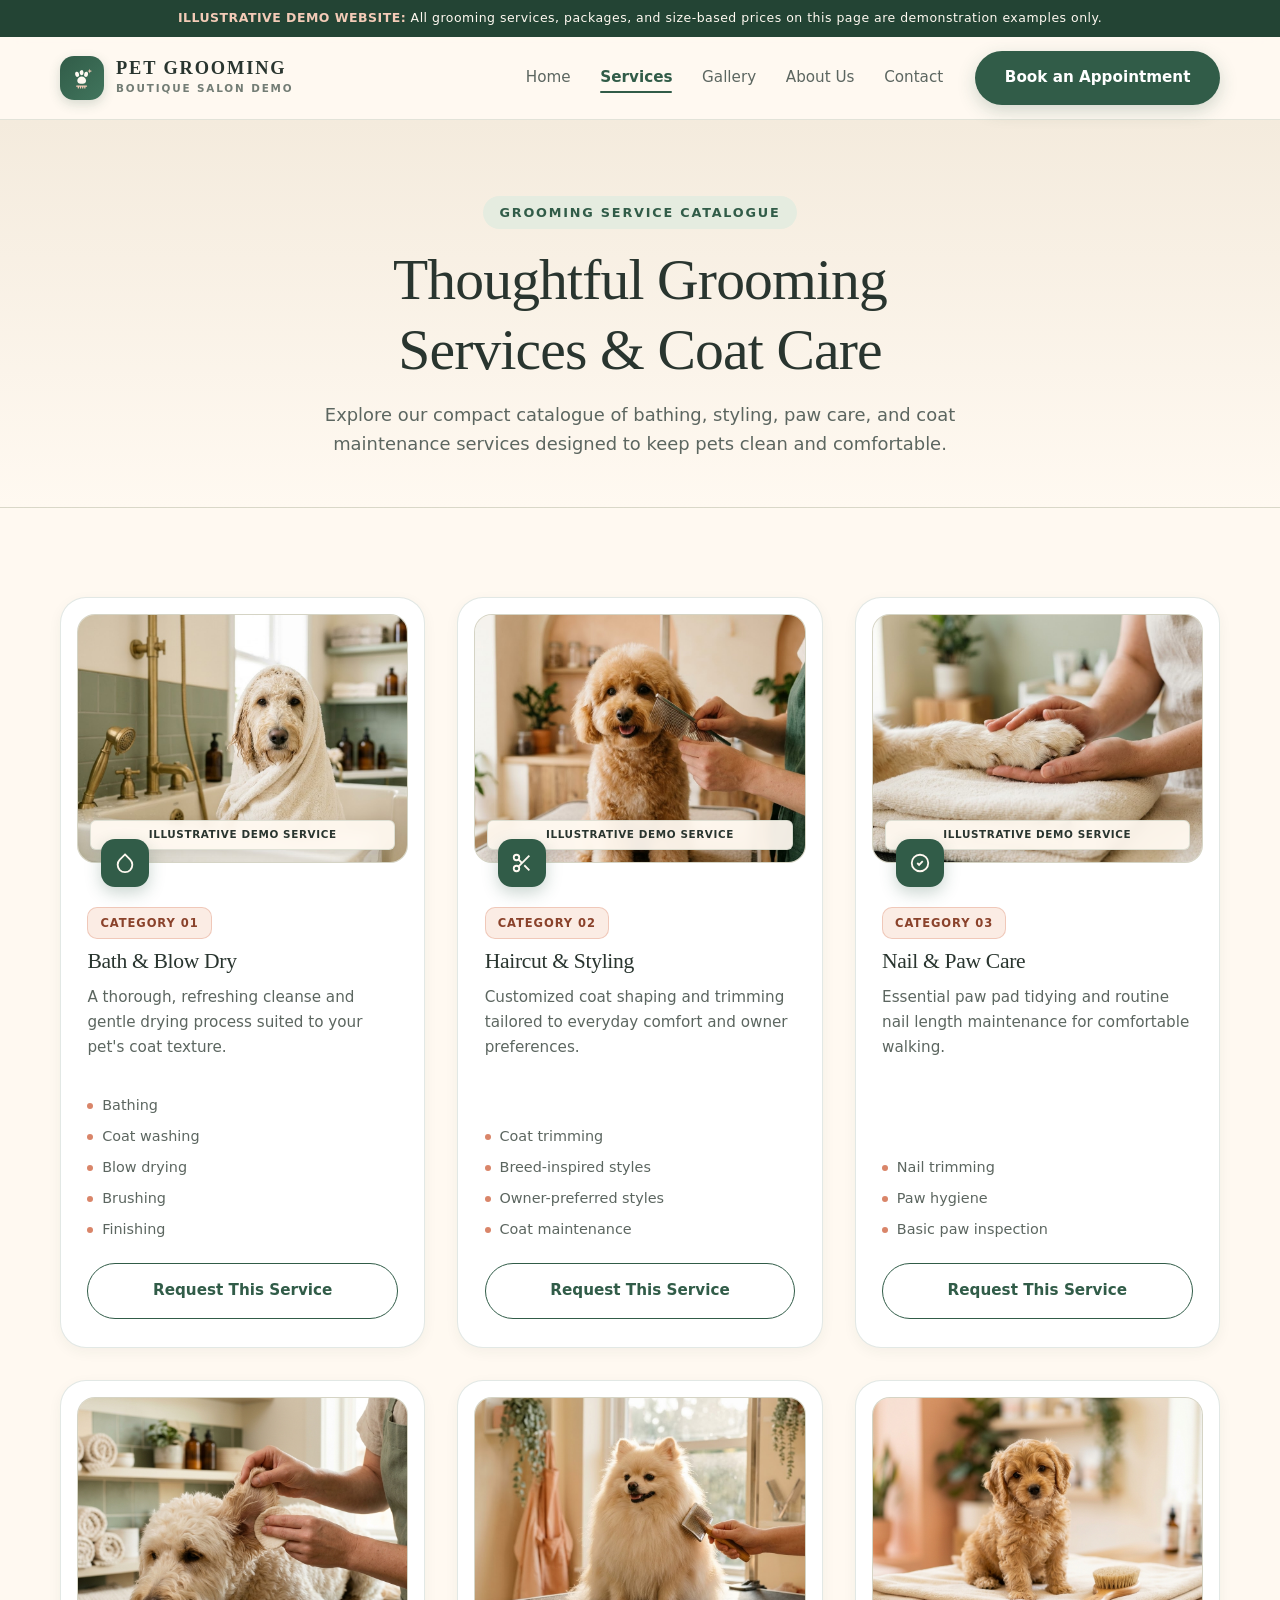
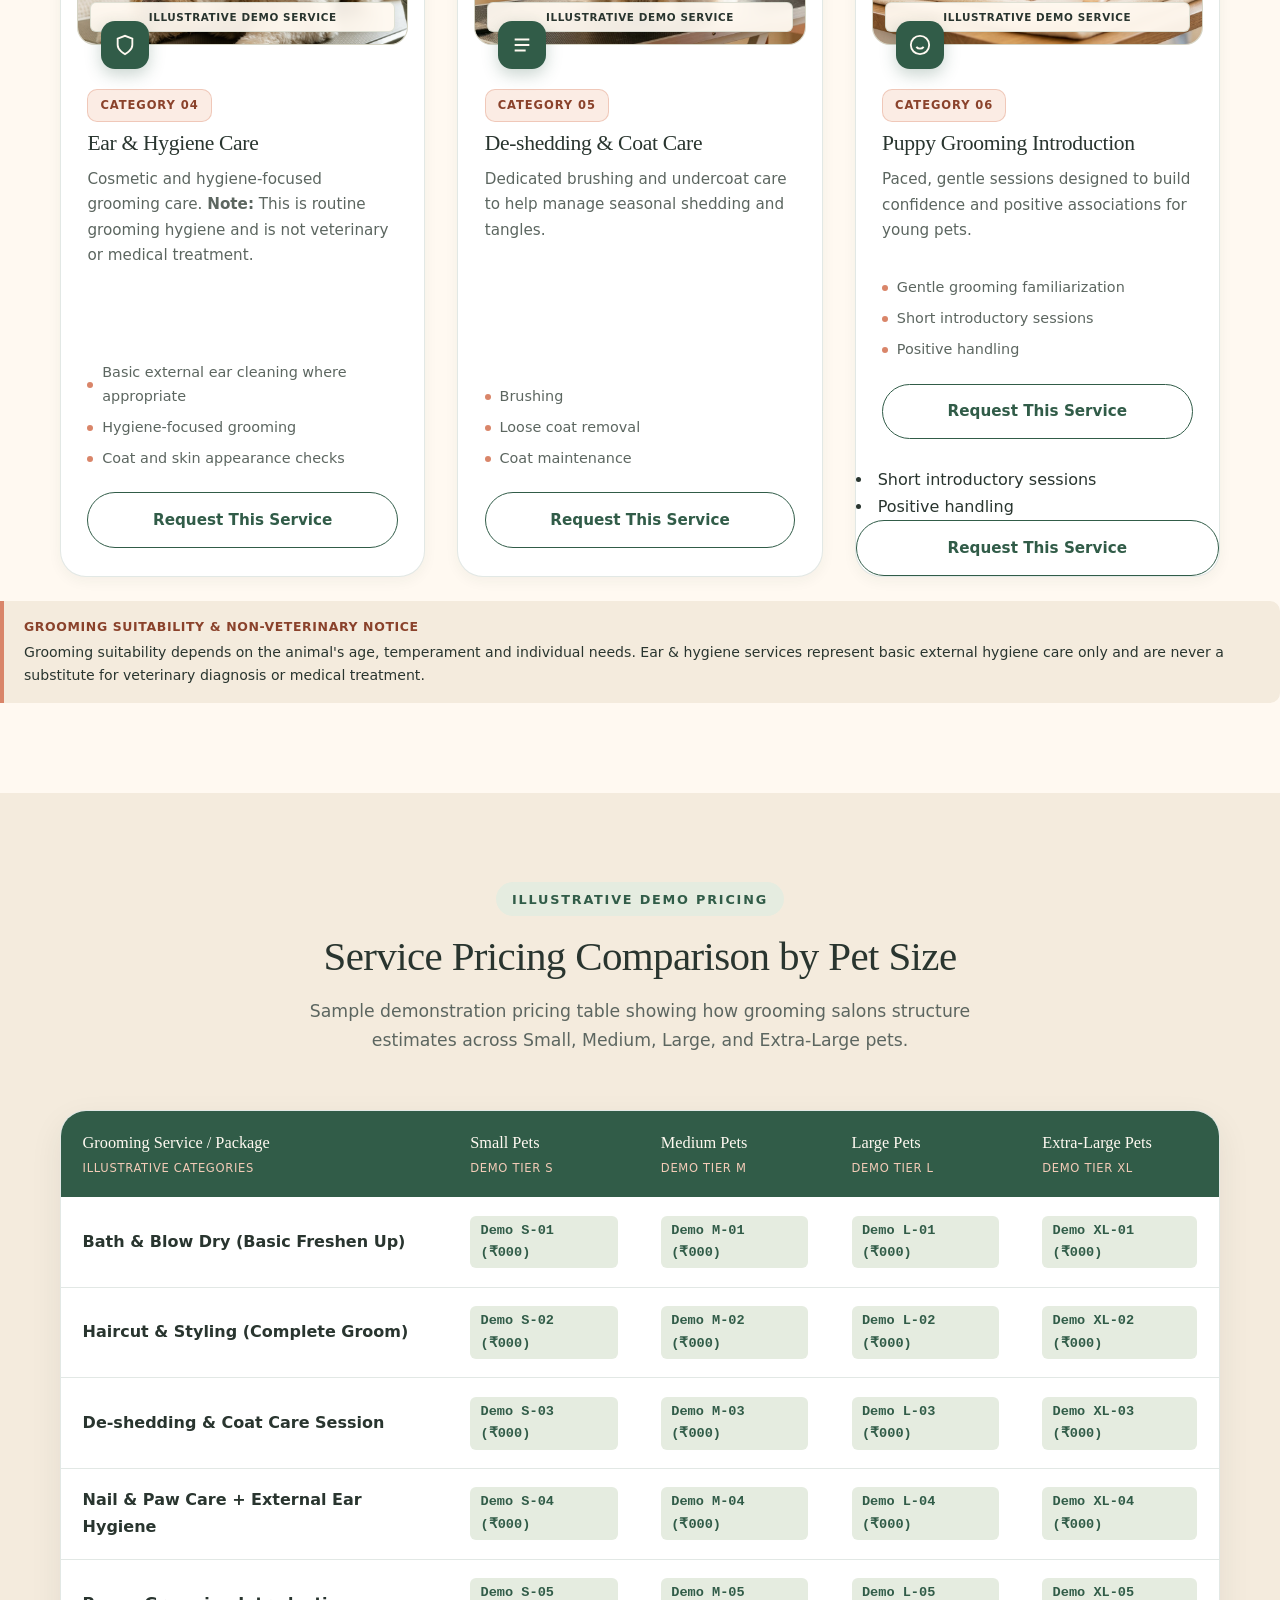
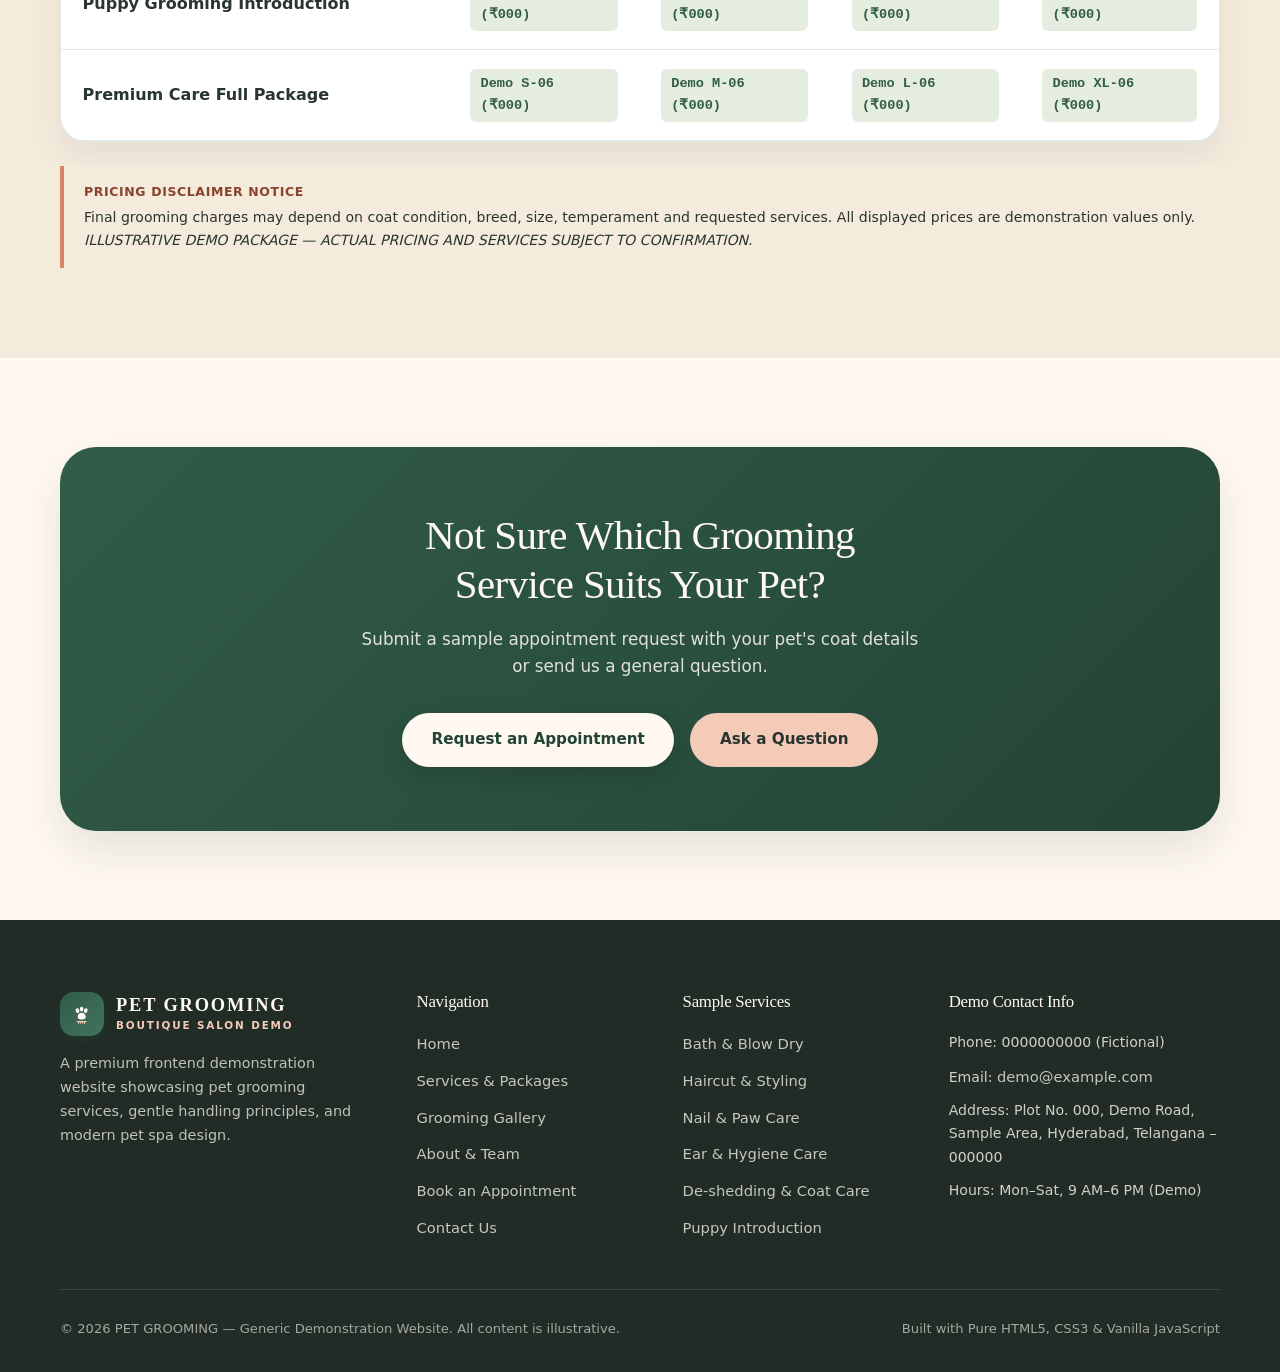
<file: services.html>
<!DOCTYPE html>
<html lang="en">
<head>
  <meta charset="UTF-8">
  <meta name="viewport" content="width=device-width, initial-scale=1.0">
  <title>Grooming Services &amp; Packages | PET GROOMING Salon Demo</title>
  <meta name="description" content="Browse the PET GROOMING service catalogue: Dog Bathing, Pet Haircut &amp; Styling, Nail &amp; Paw Care, Ear Hygiene, De-shedding, Puppy Grooming and demo pricing.">
  <meta name="keywords" content="Pet Grooming Services, Dog Grooming, Cat Grooming, Dog Bathing, Pet Haircut, Pet Grooming Salon, Pet Spa">
  <!-- Open Graph Metadata -->
  <meta property="og:type" content="website">
  <meta property="og:title" content="Grooming Services &amp; Packages | PET GROOMING Salon Demo">
  <meta property="og:description" content="Detailed grooming service catalogue and illustrative pricing comparison by pet size for our boutique Pet Grooming Salon demo.">
  <meta property="og:site_name" content="PET GROOMING">
  <link rel="stylesheet" href="css/style.css">
</head>
<body>
  <a href="#main-content" class="skip-link">Skip to main content</a>

  <div class="demo-top-bar" role="region" aria-label="Demonstration Notice">
    <strong>ILLUSTRATIVE DEMO WEBSITE:</strong> All grooming services, packages, and size-based prices on this page are demonstration examples only.
  </div>

  <!-- Global Sticky Header -->
  <header class="site-header">
    <div class="container nav-container">
      <a href="index.html" class="brand-logo" aria-label="PET GROOMING Home">
        <span class="brand-logo-mark" aria-hidden="true">
          <svg width="26" height="26" viewBox="0 0 32 32" fill="none" xmlns="http://www.w3.org/2000/svg">
            <ellipse cx="10" cy="11.5" rx="2.4" ry="3.2" transform="rotate(-18 10 11.5)" fill="currentColor"/>
            <ellipse cx="15.5" cy="9.5" rx="2.4" ry="3.2" transform="rotate(-4 15.5 9.5)" fill="currentColor"/>
            <ellipse cx="21" cy="11.5" rx="2.4" ry="3.2" transform="rotate(16 21 11.5)" fill="currentColor"/>
            <path d="M10.2 19.5C10.2 16.4 12.8 14.3 15.6 14.3C18.4 14.3 21 16.4 21 19.5C21 21.8 19.1 23.2 17.1 23.2H14.1C12.1 23.2 10.2 21.8 10.2 19.5Z" fill="currentColor"/>
            <path d="M9.5 26H21.5M11.5 26V28.2M14.2 26V28.2M16.9 26V28.2M19.5 26V28.2" stroke="#F3CBB7" stroke-width="1.6" stroke-linecap="round"/>
            <path d="M25.5 4.5L26.2 6.8L28.5 7.5L26.2 8.2L25.5 10.5L24.8 8.2L22.5 7.5L24.8 6.8L25.5 4.5Z" fill="#F3CBB7"/>
          </svg>
        </span>
        <span class="brand-text-wrap">
          <span class="brand-title">PET GROOMING</span>
          <span class="brand-subtitle">Boutique Salon Demo</span>
        </span>
      </a>

      <button class="mobile-menu-toggle" type="button" aria-label="Toggle navigation menu" aria-expanded="false" aria-controls="primary-navigation">
        <span class="hamburger-box">
          <span class="hamburger-line"></span>
          <span class="hamburger-line"></span>
          <span class="hamburger-line"></span>
        </span>
      </button>

      <nav class="nav-menu" id="primary-navigation" aria-label="Primary Navigation">
        <ul class="nav-list">
          <li><a href="index.html" class="nav-link">Home</a></li>
          <li><a href="services.html" class="nav-link active" aria-current="page">Services</a></li>
          <li><a href="gallery.html" class="nav-link">Gallery</a></li>
          <li><a href="about.html" class="nav-link">About Us</a></li>
          <li><a href="contact.html" class="nav-link">Contact</a></li>
        </ul>
        <a href="booking.html" class="btn btn-primary">Book an Appointment</a>
      </nav>
    </div>
  </header>

  <main id="main-content">
    <!-- Page Hero -->
    <section class="page-hero">
      <div class="container page-hero-inner reveal">
        <span class="eyebrow">Grooming Service Catalogue</span>
        <h1>Thoughtful Grooming Services &amp; Coat Care</h1>
        <p>Explore our compact catalogue of bathing, styling, paw care, and coat maintenance services designed to keep pets clean and comfortable.</p>
      </div>
    </section>

    <!-- Detailed Service Catalogue -->
    <section class="section">
      <div class="container">
        <div class="services-grid">
          <!-- 1. Bath & Blow Dry -->
          <article class="service-card reveal" id="bath-blow-dry">
            <div class="service-card-media">
              <div class="img-frame ratio-card" role="img" aria-label="Bath and Blow Dry service (Illustrative Demo Image)">
                <img src="images/bath-blow-dry.jpeg" alt="Bath and Blow Dry station and clean grooming session" width="1200" height="900" loading="lazy" class="card-img">
                <span class="img-demo-badge">ILLUSTRATIVE DEMO SERVICE</span>
              </div>
              <div class="service-icon-badge" aria-hidden="true">
                <svg width="22" height="22" viewBox="0 0 24 24" fill="none" stroke="currentColor" stroke-width="2"><path d="M12 2.69l5.66 5.66a8 8 0 1 1-11.31 0z"/></svg>
              </div>
            </div>
            <div class="service-card-body">
              <span class="demo-badge" style="align-self: flex-start; margin-bottom: 0.6rem;">Category 01</span>
              <h3>Bath &amp; Blow Dry</h3>
              <p>A thorough, refreshing cleanse and gentle drying process suited to your pet's coat texture.</p>
              <ul class="service-list">
                <li>Bathing</li>
                <li>Coat washing</li>
                <li>Blow drying</li>
                <li>Brushing</li>
                <li>Finishing</li>
              </ul>
              <a href="booking.html" class="btn btn-outline">Request This Service</a>
            </div>
          </article>

          <!-- 2. Haircut & Styling -->
          <article class="service-card reveal" id="haircut-styling">
            <div class="service-card-media">
              <div class="img-frame ratio-card" role="img" aria-label="Haircut and Styling service (Illustrative Demo Image)">
                <img src="images/dog-haircut-styling.jpeg" alt="Haircut and coat styling for pets" width="1200" height="900" loading="lazy" class="card-img">
                <span class="img-demo-badge">ILLUSTRATIVE DEMO SERVICE</span>
              </div>
              <div class="service-icon-badge" aria-hidden="true">
                <svg width="22" height="22" viewBox="0 0 24 24" fill="none" stroke="currentColor" stroke-width="2"><circle cx="6" cy="6" r="3"/><circle cx="6" cy="18" r="3"/><line x1="20" y1="4" x2="8.12" y2="15.88"/><line x1="14.47" y1="14.48" x2="20" y2="20"/><line x1="8.12" y1="8.12" x2="12" y2="12"/></svg>
              </div>
            </div>
            <div class="service-card-body">
              <span class="demo-badge" style="align-self: flex-start; margin-bottom: 0.6rem;">Category 02</span>
              <h3>Haircut &amp; Styling</h3>
              <p>Customized coat shaping and trimming tailored to everyday comfort and owner preferences.</p>
              <ul class="service-list">
                <li>Coat trimming</li>
                <li>Breed-inspired styles</li>
                <li>Owner-preferred styles</li>
                <li>Coat maintenance</li>
              </ul>
              <a href="booking.html" class="btn btn-outline">Request This Service</a>
            </div>
          </article>

          <!-- 3. Nail & Paw Care -->
          <article class="service-card reveal" id="nail-paw-care">
            <div class="service-card-media">
              <div class="img-frame ratio-card" role="img" aria-label="Nail and Paw Care service (Illustrative Demo Image)">
                <img src="images/pet-nail-care.jpeg" alt="Nail trimming and paw hygiene care" width="1200" height="900" loading="lazy" class="card-img">
                <span class="img-demo-badge">ILLUSTRATIVE DEMO SERVICE</span>
              </div>
              <div class="service-icon-badge" aria-hidden="true">
                <svg width="22" height="22" viewBox="0 0 24 24" fill="none" stroke="currentColor" stroke-width="2"><circle cx="12" cy="12" r="9"/><path d="M9 12l2 2 4-4"/></svg>
              </div>
            </div>
            <div class="service-card-body">
              <span class="demo-badge" style="align-self: flex-start; margin-bottom: 0.6rem;">Category 03</span>
              <h3>Nail &amp; Paw Care</h3>
              <p>Essential paw pad tidying and routine nail length maintenance for comfortable walking.</p>
              <ul class="service-list">
                <li>Nail trimming</li>
                <li>Paw hygiene</li>
                <li>Basic paw inspection</li>
              </ul>
              <a href="booking.html" class="btn btn-outline">Request This Service</a>
            </div>
          </article>

          <!-- 4. Ear & Hygiene Care -->
          <article class="service-card reveal" id="ear-hygiene">
            <div class="service-card-media">
              <div class="img-frame ratio-card" role="img" aria-label="Ear and Hygiene Care service (Illustrative Demo Image)">
                <img src="images/pet-ear-cleaning.jpeg" alt="Routine external ear cleaning and hygiene check for pet" width="1200" height="900" loading="lazy" class="card-img">
                <span class="img-demo-badge">ILLUSTRATIVE DEMO SERVICE</span>
              </div>
              <div class="service-icon-badge" aria-hidden="true">
                <svg width="22" height="22" viewBox="0 0 24 24" fill="none" stroke="currentColor" stroke-width="2"><path d="M12 22s8-4 8-10V5l-8-3-8 3v7c0 6 8 10 8 10z"/></svg>
              </div>
            </div>
            <div class="service-card-body">
              <span class="demo-badge" style="align-self: flex-start; margin-bottom: 0.6rem;">Category 04</span>
              <h3>Ear &amp; Hygiene Care</h3>
              <p>Cosmetic and hygiene-focused grooming care. <strong>Note:</strong> This is routine grooming hygiene and is not veterinary or medical treatment.</p>
              <ul class="service-list">
                <li>Basic external ear cleaning where appropriate</li>
                <li>Hygiene-focused grooming</li>
                <li>Coat and skin appearance checks</li>
              </ul>
              <a href="booking.html" class="btn btn-outline">Request This Service</a>
            </div>
          </article>

          <!-- 5. De-shedding & Coat Care -->
          <article class="service-card reveal" id="deshedding-care">
            <div class="service-card-media">
              <div class="img-frame ratio-card" role="img" aria-label="De-shedding and Coat Care service (Illustrative Demo Image)">
                <img src="images/pet-coat-care.jpeg" alt="De-shedding and undercoat brushing for pets" width="1200" height="900" loading="lazy" class="card-img">
                <span class="img-demo-badge">ILLUSTRATIVE DEMO SERVICE</span>
              </div>
              <div class="service-icon-badge" aria-hidden="true">
                <svg width="22" height="22" viewBox="0 0 24 24" fill="none" stroke="currentColor" stroke-width="2"><path d="M4 6h16M4 12h16M4 18h12"/></svg>
              </div>
            </div>
            <div class="service-card-body">
              <span class="demo-badge" style="align-self: flex-start; margin-bottom: 0.6rem;">Category 05</span>
              <h3>De-shedding &amp; Coat Care</h3>
              <p>Dedicated brushing and undercoat care to help manage seasonal shedding and tangles.</p>
              <ul class="service-list">
                <li>Brushing</li>
                <li>Loose coat removal</li>
                <li>Coat maintenance</li>
              </ul>
              <a href="booking.html" class="btn btn-outline">Request This Service</a>
            </div>
          </article>

          <!-- 6. Puppy Grooming Introduction -->
          <article class="service-card reveal" id="puppy-intro">
            <div class="service-card-media">
              <div class="img-frame ratio-card" role="img" aria-label="Puppy Grooming Introduction service (Illustrative Demo Image)">
                <img src="images/pet-puppy-intro.jpeg" alt="Gentle puppy introduction to grooming" width="1200" height="900" loading="lazy" class="card-img">
                <span class="img-demo-badge">ILLUSTRATIVE DEMO SERVICE</span>
              </div>
              <div class="service-icon-badge" aria-hidden="true">
                <svg width="22" height="22" viewBox="0 0 24 24" fill="none" stroke="currentColor" stroke-width="2"><circle cx="12" cy="12" r="10"/><path d="M8 14s1.5 2 4 2 4-2 4-2"/><line x1="9" y1="9" x2="9.01" y2="9"/><line x1="15" y1="9" x2="15.01" y2="9"/></svg>
              </div>
            </div>
            <div class="service-card-body">
              <span class="demo-badge" style="align-self: flex-start; margin-bottom: 0.6rem;">Category 06</span>
              <h3>Puppy Grooming Introduction</h3>
              <p>Paced, gentle sessions designed to build confidence and positive associations for young pets.</p>
              <ul class="service-list">
                <li>Gentle grooming familiarization</li>
                <li>Short introductory sessions</li>
                <li>Positive handling</li>
              </ul>
              <a href="booking.html" class="btn btn-outline">Request This Service</a>
            </div>
                <li>Short introductory sessions</li>
                <li>Positive handling</li>
              </ul>
              <a href="booking.html" class="btn btn-outline">Request This Service</a>
            </div>
          </article>
        </div>

        <!-- Mandatory Suitability Notice -->
        <div class="demo-disclaimer-box reveal">
          <strong>Grooming Suitability &amp; Non-Veterinary Notice</strong>
          Grooming suitability depends on the animal's age, temperament and individual needs. Ear &amp; hygiene services represent basic external hygiene care only and are never a substitute for veterinary diagnosis or medical treatment.
        </div>
      </div>
    </section>

    <!-- Service Pricing Comparison Section -->
    <section class="section section-cream" id="packages-comparison">
      <div class="container">
        <div class="section-header reveal">
          <span class="eyebrow">Illustrative Demo Pricing</span>
          <h2>Service Pricing Comparison by Pet Size</h2>
          <p>Sample demonstration pricing table showing how grooming salons structure estimates across Small, Medium, Large, and Extra-Large pets.</p>
        </div>

        <div class="pricing-table-wrapper reveal">
          <table class="pricing-table" aria-label="Illustrative Demo Grooming Pricing Table">
            <thead>
              <tr>
                <th scope="col">Grooming Service / Package<span>Illustrative Categories</span></th>
                <th scope="col">Small Pets<span>Demo Tier S</span></th>
                <th scope="col">Medium Pets<span>Demo Tier M</span></th>
                <th scope="col">Large Pets<span>Demo Tier L</span></th>
                <th scope="col">Extra-Large Pets<span>Demo Tier XL</span></th>
              </tr>
            </thead>
            <tbody>
              <tr>
                <td>Bath &amp; Blow Dry (Basic Freshen Up)</td>
                <td><span class="demo-price-pill">Demo S-01 (₹000)</span></td>
                <td><span class="demo-price-pill">Demo M-01 (₹000)</span></td>
                <td><span class="demo-price-pill">Demo L-01 (₹000)</span></td>
                <td><span class="demo-price-pill">Demo XL-01 (₹000)</span></td>
              </tr>
              <tr>
                <td>Haircut &amp; Styling (Complete Groom)</td>
                <td><span class="demo-price-pill">Demo S-02 (₹000)</span></td>
                <td><span class="demo-price-pill">Demo M-02 (₹000)</span></td>
                <td><span class="demo-price-pill">Demo L-02 (₹000)</span></td>
                <td><span class="demo-price-pill">Demo XL-02 (₹000)</span></td>
              </tr>
              <tr>
                <td>De-shedding &amp; Coat Care Session</td>
                <td><span class="demo-price-pill">Demo S-03 (₹000)</span></td>
                <td><span class="demo-price-pill">Demo M-03 (₹000)</span></td>
                <td><span class="demo-price-pill">Demo L-03 (₹000)</span></td>
                <td><span class="demo-price-pill">Demo XL-03 (₹000)</span></td>
              </tr>
              <tr>
                <td>Nail &amp; Paw Care + External Ear Hygiene</td>
                <td><span class="demo-price-pill">Demo S-04 (₹000)</span></td>
                <td><span class="demo-price-pill">Demo M-04 (₹000)</span></td>
                <td><span class="demo-price-pill">Demo L-04 (₹000)</span></td>
                <td><span class="demo-price-pill">Demo XL-04 (₹000)</span></td>
              </tr>
              <tr>
                <td>Puppy Grooming Introduction</td>
                <td><span class="demo-price-pill">Demo S-05 (₹000)</span></td>
                <td><span class="demo-price-pill">Demo M-05 (₹000)</span></td>
                <td><span class="demo-price-pill">Demo L-05 (₹000)</span></td>
                <td><span class="demo-price-pill">Demo XL-05 (₹000)</span></td>
              </tr>
              <tr>
                <td>Premium Care Full Package</td>
                <td><span class="demo-price-pill">Demo S-06 (₹000)</span></td>
                <td><span class="demo-price-pill">Demo M-06 (₹000)</span></td>
                <td><span class="demo-price-pill">Demo L-06 (₹000)</span></td>
                <td><span class="demo-price-pill">Demo XL-06 (₹000)</span></td>
              </tr>
            </tbody>
          </table>
        </div>

        <div class="demo-disclaimer-box reveal">
          <strong>Pricing Disclaimer Notice</strong>
          Final grooming charges may depend on coat condition, breed, size, temperament and requested services. All displayed prices are demonstration values only.
          <br>
          <em>ILLUSTRATIVE DEMO PACKAGE — ACTUAL PRICING AND SERVICES SUBJECT TO CONFIRMATION.</em>
        </div>
      </div>
    </section>

    <!-- CTA Section -->
    <section class="section">
      <div class="container">
        <div class="cta-banner reveal">
          <h2>Not Sure Which Grooming Service Suits Your Pet?</h2>
          <p>Submit a sample appointment request with your pet's coat details or send us a general question.</p>
          <div style="display:flex; flex-wrap:wrap; gap:1rem; justify-content:center;">
            <a href="booking.html" class="btn btn-ivory">Request an Appointment</a>
            <a href="contact.html" class="btn btn-secondary">Ask a Question</a>
          </div>
        </div>
      </div>
    </section>
  </main>

  <!-- Global Footer -->
  <footer class="site-footer">
    <div class="container">
      <div class="footer-grid">
        <div>
          <a href="index.html" class="brand-logo" style="color: var(--color-ivory); margin-bottom: 1rem;">
            <span class="brand-logo-mark" aria-hidden="true">
              <svg width="24" height="24" viewBox="0 0 32 32" fill="none" xmlns="http://www.w3.org/2000/svg">
                <ellipse cx="10" cy="11.5" rx="2.4" ry="3.2" transform="rotate(-18 10 11.5)" fill="currentColor"/>
                <ellipse cx="15.5" cy="9.5" rx="2.4" ry="3.2" transform="rotate(-4 15.5 9.5)" fill="currentColor"/>
                <ellipse cx="21" cy="11.5" rx="2.4" ry="3.2" transform="rotate(16 21 11.5)" fill="currentColor"/>
                <path d="M10.2 19.5C10.2 16.4 12.8 14.3 15.6 14.3C18.4 14.3 21 16.4 21 19.5C21 21.8 19.1 23.2 17.1 23.2H14.1C12.1 23.2 10.2 21.8 10.2 19.5Z" fill="currentColor"/>
                <path d="M9.5 26H21.5M11.5 26V28.2M14.2 26V28.2M16.9 26V28.2M19.5 26V28.2" stroke="#F3CBB7" stroke-width="1.6" stroke-linecap="round"/>
              </svg>
            </span>
            <span class="brand-text-wrap">
              <span class="brand-title">PET GROOMING</span>
              <span class="brand-subtitle" style="color: var(--color-peach);">Boutique Salon Demo</span>
            </span>
          </a>
          <p style="color: rgba(255,249,241,0.72); font-size: 0.9rem; max-width: 34ch;">
            A premium frontend demonstration website showcasing pet grooming services, gentle handling principles, and modern pet spa design.
          </p>
        </div>

        <div>
          <h4>Navigation</h4>
          <ul class="footer-links">
            <li><a href="index.html">Home</a></li>
            <li><a href="services.html">Services &amp; Packages</a></li>
            <li><a href="gallery.html">Grooming Gallery</a></li>
            <li><a href="about.html">About &amp; Team</a></li>
            <li><a href="booking.html">Book an Appointment</a></li>
            <li><a href="contact.html">Contact Us</a></li>
          </ul>
        </div>

        <div>
          <h4>Sample Services</h4>
          <ul class="footer-links">
            <li><a href="services.html#bath-blow-dry">Bath &amp; Blow Dry</a></li>
            <li><a href="services.html#haircut-styling">Haircut &amp; Styling</a></li>
            <li><a href="services.html#nail-paw-care">Nail &amp; Paw Care</a></li>
            <li><a href="services.html#ear-hygiene">Ear &amp; Hygiene Care</a></li>
            <li><a href="services.html#deshedding-care">De-shedding &amp; Coat Care</a></li>
            <li><a href="services.html#puppy-intro">Puppy Introduction</a></li>
          </ul>
        </div>

        <div>
          <h4>Demo Contact Info</h4>
          <ul class="footer-links" style="font-size: 0.88rem;">
            <li>Phone: 0000000000 (Fictional)</li>
            <li>Email: <a href="mailto:demo@example.com">demo@example.com</a></li>
            <li>Address: Plot No. 000, Demo Road, Sample Area, Hyderabad, Telangana – 000000</li>
            <li>Hours: Mon–Sat, 9 AM–6 PM (Demo)</li>
          </ul>
        </div>
      </div>

      <div class="footer-bottom">
        <span>&copy; 2026 PET GROOMING — Generic Demonstration Website. All content is illustrative.</span>
        <span>Built with Pure HTML5, CSS3 &amp; Vanilla JavaScript</span>
      </div>
    </div>
  </footer>

  <button type="button" id="back-to-top" class="back-to-top" aria-label="Back to top">
    <svg width="20" height="20" viewBox="0 0 24 24" fill="none" stroke="currentColor" stroke-width="2.5"><path d="M18 15l-6-6-6 6"/></svg>
  </button>

  <script src="js/main.js"></script>
</body>
</html>
</file>
<file: css/style.css>
/* ==========================================================================
   PET GROOMING — PREMIUM BOUTIQUE SALON DEMO WEBSITE
   Pure CSS3 Design System (No External Frameworks)
   ========================================================================== */

:root {
  /* Brand Colour Palette */
  --color-ivory: #FFF9F1;
  --color-cream: #F4EBDD;
  --color-sage: #A7B99A;
  --color-sage-light: #E5ECE0;
  --color-forest: #315C48;
  --color-forest-dark: #234434;
  --color-peach: #F3CBB7;
  --color-peach-light: #FBECE4;
  --color-terracotta: #D98569;
  --color-terracotta-dark: #C26E52;
  --color-text-dark: #29352F;
  --color-text-secondary: #5C6660;
  --color-text-muted: #737D75;
  --color-white: #FFFFFF;
  --color-border: rgba(49, 92, 72, 0.14);
  --color-border-strong: rgba(49, 92, 72, 0.25);

  /* Typography — Clean System Font Stacks (Zero External Dependencies) */
  --font-serif: 'Georgia', 'Palatino Linotype', 'Book Antiqua', Palatino, serif;
  --font-sans: 'Segoe UI', system-ui, -apple-system, BlinkMacSystemFont, Roboto, 'Helvetica Neue', Arial, sans-serif;
  --font-mono: 'Consolas', 'SFMono-Regular', Menlo, Monaco, monospace;

  /* Spacing & Layout */
  --container-max: 1240px;
  --container-narrow: 920px;
  --section-py: clamp(4rem, 7vw, 6.5rem);
  --radius-sm: 10px;
  --radius-md: 18px;
  --radius-lg: 26px;
  --radius-xl: 36px;
  --radius-pill: 9999px;

  /* Shadows */
  --shadow-sm: 0 4px 14px rgba(41, 53, 47, 0.05);
  --shadow-md: 0 12px 32px rgba(41, 53, 47, 0.08);
  --shadow-lg: 0 20px 48px rgba(41, 53, 47, 0.12);
  --shadow-hover: 0 18px 40px rgba(49, 92, 72, 0.14);

  /* Transitions */
  --transition-fast: 0.2s cubic-bezier(0.25, 0.8, 0.25, 1);
  --transition-smooth: 0.35s cubic-bezier(0.22, 1, 0.36, 1);
}

/* ==========================================================================
   1. RESET & BASE STYLES
   ========================================================================== */
*, *::before, *::after {
  box-sizing: border-box;
  margin: 0;
  padding: 0;
}

html {
  scroll-behavior: smooth;
  font-size: 16px;
  -webkit-text-size-adjust: 100%;
}

body {
  background-color: var(--color-ivory);
  color: var(--color-text-dark);
  font-family: var(--font-sans);
  line-height: 1.65;
  overflow-x: hidden;
  display: flex;
  flex-direction: column;
  min-height: 100vh;
}

main {
  flex: 1;
}

img, svg {
  max-width: 100%;
  display: block;
}

a {
  color: inherit;
  text-decoration: none;
  transition: color var(--transition-fast);
}

ul, ol {
  list-style: none;
}

button, input, select, textarea {
  font: inherit;
  color: inherit;
}

button {
  cursor: pointer;
  border: none;
  background: none;
}

/* Accessibility Skip Link */
.skip-link {
  position: absolute;
  top: -100px;
  left: 1rem;
  background: var(--color-forest);
  color: var(--color-white);
  padding: 0.75rem 1.25rem;
  border-radius: var(--radius-sm);
  z-index: 9999;
  font-weight: 600;
  transition: top var(--transition-fast);
}

.skip-link:focus {
  top: 1rem;
}

/* ==========================================================================
   2. TYPOGRAPHY & UTILITY CLASSES
   ========================================================================== */
h1, h2, h3, h4, .serif-heading {
  font-family: var(--font-serif);
  font-weight: 400;
  line-height: 1.2;
  color: var(--color-text-dark);
  letter-spacing: -0.015em;
}

h1 {
  font-size: clamp(2.25rem, 4.5vw, 3.6rem);
}

h2 {
  font-size: clamp(1.85rem, 3.2vw, 2.75rem);
}

h3 {
  font-size: clamp(1.3rem, 2vw, 1.6rem);
}

h4 {
  font-size: 1.15rem;
}

p {
  color: var(--color-text-secondary);
}

.container {
  width: 100%;
  max-width: var(--container-max);
  margin: 0 auto;
  padding: 0 clamp(1.25rem, 4vw, 2.5rem);
}

.container-narrow {
  max-width: var(--container-narrow);
}

.section {
  padding: var(--section-py) 0;
  position: relative;
}

.section-cream {
  background-color: var(--color-cream);
}

.section-forest {
  background-color: var(--color-forest);
  color: var(--color-ivory);
}

.section-forest h1,
.section-forest h2,
.section-forest h3,
.section-forest p {
  color: var(--color-ivory);
}

.section-header {
  text-align: center;
  max-width: 720px;
  margin: 0 auto 3.5rem;
}

.eyebrow {
  display: inline-flex;
  align-items: center;
  gap: 0.5rem;
  font-size: 0.8rem;
  font-weight: 700;
  text-transform: uppercase;
  letter-spacing: 0.14em;
  color: var(--color-forest);
  background-color: var(--color-sage-light);
  padding: 0.4rem 1rem;
  border-radius: var(--radius-pill);
  margin-bottom: 1rem;
}

.eyebrow-peach {
  background-color: var(--color-peach-light);
  color: #8E4730;
}

.section-header h2 {
  margin-bottom: 1rem;
}

.section-header p {
  font-size: 1.08rem;
}

/* Demo Notice Banner & Badges */
.demo-top-bar {
  background-color: var(--color-forest-dark);
  color: var(--color-ivory);
  font-size: 0.78rem;
  text-align: center;
  padding: 0.5rem 1rem;
  letter-spacing: 0.04em;
}

.demo-top-bar strong {
  color: var(--color-peach);
  font-weight: 600;
}

.demo-badge {
  display: inline-flex;
  align-items: center;
  gap: 0.4rem;
  font-size: 0.72rem;
  font-weight: 700;
  text-transform: uppercase;
  letter-spacing: 0.08em;
  padding: 0.35rem 0.75rem;
  border-radius: var(--radius-sm);
  background-color: var(--color-peach-light);
  color: #8A422B;
  border: 1px solid rgba(217, 133, 105, 0.35);
}

.demo-disclaimer-box {
  background-color: var(--color-cream);
  border-left: 4px solid var(--color-terracotta);
  padding: 1rem 1.25rem;
  border-radius: 0 var(--radius-sm) var(--radius-sm) 0;
  font-size: 0.88rem;
  color: var(--color-text-dark);
  margin-top: 1.5rem;
}

.demo-disclaimer-box strong {
  color: #8A422B;
  text-transform: uppercase;
  font-size: 0.78rem;
  letter-spacing: 0.05em;
  display: block;
  margin-bottom: 0.2rem;
}

/* ==========================================================================
   3. BUTTONS & LINKS
   ========================================================================== */
.btn {
  display: inline-flex;
  align-items: center;
  justify-content: center;
  gap: 0.6rem;
  padding: 0.9rem 1.85rem;
  font-size: 0.95rem;
  font-weight: 600;
  border-radius: var(--radius-pill);
  transition: all var(--transition-smooth);
  text-align: center;
  white-space: nowrap;
}

.btn-primary {
  background-color: var(--color-forest);
  color: var(--color-white);
  box-shadow: 0 6px 18px rgba(49, 92, 72, 0.22);
}

.btn-primary:hover,
.btn-primary:focus-visible {
  background-color: var(--color-forest-dark);
  transform: translateY(-2px);
  box-shadow: 0 10px 24px rgba(49, 92, 72, 0.3);
}

.btn-secondary {
  background-color: var(--color-peach);
  color: var(--color-text-dark);
}

.btn-secondary:hover,
.btn-secondary:focus-visible {
  background-color: var(--color-terracotta);
  color: var(--color-white);
  transform: translateY(-2px);
}

.btn-outline {
  background-color: transparent;
  color: var(--color-forest);
  border: 1.5px solid var(--color-forest);
}

.btn-outline:hover,
.btn-outline:focus-visible {
  background-color: var(--color-forest);
  color: var(--color-white);
  transform: translateY(-2px);
}

.btn-ivory {
  background-color: var(--color-ivory);
  color: var(--color-forest-dark);
  box-shadow: 0 8px 24px rgba(0, 0, 0, 0.15);
}

.btn-ivory:hover {
  background-color: var(--color-peach);
  color: var(--color-text-dark);
  transform: translateY(-2px);
}

.link-arrow {
  display: inline-flex;
  align-items: center;
  gap: 0.45rem;
  font-weight: 600;
  font-size: 0.92rem;
  color: var(--color-forest);
  transition: gap var(--transition-fast), color var(--transition-fast);
}

.link-arrow:hover {
  gap: 0.75rem;
  color: var(--color-terracotta-dark);
}

/* ==========================================================================
   4. GLOBAL HEADER & NAVIGATION
   ========================================================================== */
.site-header {
  position: sticky;
  top: 0;
  z-index: 1000;
  background-color: rgba(255, 249, 241, 0.92);
  backdrop-filter: blur(12px);
  -webkit-backdrop-filter: blur(12px);
  border-bottom: 1px solid var(--color-border);
  transition: box-shadow var(--transition-fast), padding var(--transition-fast);
}

.site-header.scrolled {
  box-shadow: var(--shadow-sm);
}

.nav-container {
  display: flex;
  align-items: center;
  justify-content: space-between;
  height: 82px;
}

.brand-logo {
  display: inline-flex;
  align-items: center;
  gap: 0.75rem;
  font-family: var(--font-serif);
  font-size: 1.25rem;
  font-weight: 700;
  letter-spacing: 0.08em;
  color: var(--color-text-dark);
}

.brand-logo-mark {
  width: 44px;
  height: 44px;
  border-radius: 14px;
  background: linear-gradient(135deg, var(--color-forest) 0%, #41755D 100%);
  display: flex;
  align-items: center;
  justify-content: center;
  color: var(--color-ivory);
  box-shadow: 0 4px 12px rgba(49, 92, 72, 0.2);
  flex-shrink: 0;
  transition: transform var(--transition-smooth);
}

.brand-logo:hover .brand-logo-mark {
  transform: rotate(-4deg) scale(1.04);
}

.brand-text-wrap {
  display: flex;
  flex-direction: column;
}

.brand-title {
  font-size: 1.15rem;
  line-height: 1.1;
  letter-spacing: 0.1em;
}

.brand-subtitle {
  font-family: var(--font-sans);
  font-size: 0.65rem;
  text-transform: uppercase;
  letter-spacing: 0.18em;
  color: var(--color-text-muted);
  font-weight: 600;
  margin-top: 2px;
}

.nav-menu {
  display: flex;
  align-items: center;
  gap: 2rem;
}

.nav-list {
  display: flex;
  align-items: center;
  gap: 1.85rem;
}

.nav-link {
  font-size: 0.95rem;
  font-weight: 500;
  color: var(--color-text-secondary);
  padding: 0.4rem 0;
  position: relative;
}

.nav-link::after {
  content: '';
  position: absolute;
  bottom: 0;
  left: 0;
  width: 0;
  height: 2px;
  background-color: var(--color-forest);
  border-radius: 2px;
  transition: width var(--transition-smooth);
}

.nav-link:hover,
.nav-link.active {
  color: var(--color-forest);
}

.nav-link:hover::after,
.nav-link.active::after {
  width: 100%;
}

.nav-link.active {
  font-weight: 600;
}

.mobile-menu-toggle {
  display: none;
  width: 44px;
  height: 44px;
  border-radius: var(--radius-sm);
  align-items: center;
  justify-content: center;
  color: var(--color-text-dark);
  border: 1px solid var(--color-border);
}

.hamburger-box {
  width: 22px;
  height: 16px;
  position: relative;
  display: flex;
  flex-direction: column;
  justify-content: space-between;
}

.hamburger-line {
  width: 100%;
  height: 2px;
  background-color: var(--color-text-dark);
  border-radius: 2px;
  transition: all var(--transition-fast);
}

.mobile-menu-toggle[aria-expanded="true"] .hamburger-line:nth-child(1) {
  transform: translateY(7px) rotate(45deg);
}

.mobile-menu-toggle[aria-expanded="true"] .hamburger-line:nth-child(2) {
  opacity: 0;
}

.mobile-menu-toggle[aria-expanded="true"] .hamburger-line:nth-child(3) {
  transform: translateY(-7px) rotate(-45deg);
}

/* ==========================================================================
   5. PROFESSIONAL IMAGE SYSTEM & MEDIA FRAMES
   ========================================================================== */
.img-frame {
  position: relative;
  width: 100%;
  border-radius: var(--radius-lg);
  overflow: hidden;
  border: 1px solid rgba(49, 92, 72, 0.16);
  background-color: var(--color-cream);
  display: block;
}

.service-card-media .img-frame,
.team-card-media .img-frame,
.gallery-card-media .img-frame {
  border-radius: var(--radius-md);
}

.card-img {
  width: 100%;
  height: 100%;
  object-fit: cover;
  display: block;
  transition: transform var(--transition-smooth);
}

.service-card:hover .card-img,
.gallery-card:hover .card-img,
.team-card:hover .card-img,
.hero-visual-wrap:hover .card-img {
  transform: scale(1.03);
}

.img-demo-badge {
  position: absolute;
  bottom: 12px;
  left: 12px;
  right: 12px;
  font-size: 0.65rem;
  font-weight: 700;
  letter-spacing: 0.06em;
  text-transform: uppercase;
  color: var(--color-text-dark);
  background-color: rgba(255, 249, 241, 0.94);
  backdrop-filter: blur(4px);
  -webkit-backdrop-filter: blur(4px);
  padding: 0.35rem 0.65rem;
  border-radius: 6px;
  z-index: 2;
  text-align: center;
  border: 1px solid rgba(49, 92, 72, 0.15);
  box-shadow: 0 2px 8px rgba(0, 0, 0, 0.08);
  pointer-events: none;
}

.img-placeholder {
  position: relative;
  width: 100%;
  background: linear-gradient(145deg, #F4EBDD 0%, #E7DEC8 50%, #F3CBB7 100%);
  border-radius: var(--radius-lg);
  overflow: hidden;
  border: 1px solid rgba(49, 92, 72, 0.16);
  display: flex;
  flex-direction: column;
  align-items: center;
  justify-content: center;
  padding: 1.5rem;
  text-align: center;
  user-select: none;
  box-shadow: inset 0 0 40px rgba(255, 249, 241, 0.6);
}

.img-placeholder--sage {
  background: linear-gradient(145deg, #E5ECE0 0%, #CFDEC6 55%, #F4EBDD 100%);
}

.img-placeholder--peach {
  background: linear-gradient(145deg, #FBECE4 0%, #F3CBB7 60%, #F4EBDD 100%);
}

.img-placeholder--before {
  background: linear-gradient(145deg, #E6DEC8 0%, #D4C8B4 60%, #C7B9A3 100%);
}

.img-placeholder--after {
  background: linear-gradient(145deg, #FFF9F1 0%, #E5ECE0 50%, #F3CBB7 100%);
}

/* Aspect Ratios */
.ratio-hero {
  aspect-ratio: 4 / 4.3;
  min-height: 380px;
}

.ratio-landscape {
  aspect-ratio: 16 / 10;
  min-height: 220px;
}

.ratio-card {
  aspect-ratio: 4 / 3;
  min-height: 200px;
}

.ratio-square {
  aspect-ratio: 1 / 1;
  min-height: 240px;
}

.ratio-portrait {
  aspect-ratio: 4 / 5;
  min-height: 280px;
}

/* Decorative Pattern inside Placeholders */
.img-placeholder::before {
  content: '';
  position: absolute;
  inset: 12px;
  border: 1px dashed rgba(49, 92, 72, 0.22);
  border-radius: calc(var(--radius-lg) - 8px);
  pointer-events: none;
}

.placeholder-art {
  width: 68px;
  height: 68px;
  border-radius: 50%;
  background-color: rgba(255, 249, 241, 0.85);
  color: var(--color-forest);
  display: flex;
  align-items: center;
  justify-content: center;
  margin-bottom: 0.85rem;
  box-shadow: 0 8px 20px rgba(41, 53, 47, 0.08);
  z-index: 1;
  transition: transform var(--transition-smooth);
}

.img-placeholder:hover .placeholder-art {
  transform: scale(1.06);
}

.placeholder-tag {
  font-size: 0.68rem;
  font-weight: 700;
  text-transform: uppercase;
  letter-spacing: 0.14em;
  color: var(--color-forest);
  background-color: rgba(255, 249, 241, 0.9);
  padding: 0.25rem 0.65rem;
  border-radius: var(--radius-pill);
  margin-bottom: 0.4rem;
  z-index: 1;
}

.placeholder-subject {
  font-family: var(--font-serif);
  font-size: 1.02rem;
  color: var(--color-text-dark);
  max-width: 28ch;
  margin-bottom: 0.45rem;
  z-index: 1;
}

.placeholder-meta {
  font-family: var(--font-mono);
  font-size: 0.72rem;
  color: var(--color-text-secondary);
  background-color: rgba(255, 255, 255, 0.72);
  padding: 0.2rem 0.6rem;
  border-radius: 6px;
  border: 1px solid rgba(49, 92, 72, 0.15);
  z-index: 1;
}

.placeholder-ratio-badge {
  position: absolute;
  top: 20px;
  right: 20px;
  font-family: var(--font-mono);
  font-size: 0.68rem;
  background-color: rgba(41, 53, 47, 0.75);
  color: var(--color-ivory);
  padding: 0.2rem 0.5rem;
  border-radius: 4px;
  z-index: 2;
}

.placeholder-demo-watermark {
  position: absolute;
  bottom: 18px;
  left: 20px;
  right: 20px;
  font-size: 0.65rem;
  font-weight: 700;
  letter-spacing: 0.06em;
  text-transform: uppercase;
  color: var(--color-text-dark);
  background-color: rgba(255, 249, 241, 0.88);
  padding: 0.3rem 0.6rem;
  border-radius: 6px;
  z-index: 2;
}

/* ==========================================================================
   6. HERO SECTION (HOME & INNER PAGES)
   ========================================================================== */
.hero-section {
  padding: clamp(2.5rem, 5vw, 4.5rem) 0 var(--section-py);
  position: relative;
  overflow: hidden;
}

.hero-grid {
  display: grid;
  grid-template-columns: 1.08fr 0.92fr;
  gap: clamp(2rem, 4.5vw, 4rem);
  align-items: center;
}

.hero-content {
  position: relative;
  z-index: 2;
}

.hero-content h1 {
  margin-bottom: 1.35rem;
}

.hero-lead {
  font-size: clamp(1.05rem, 1.4vw, 1.2rem);
  color: var(--color-text-secondary);
  margin-bottom: 2.2rem;
  max-width: 54ch;
}

.hero-actions {
  display: flex;
  flex-wrap: wrap;
  gap: 1rem;
  margin-bottom: 2.5rem;
}

.hero-highlights {
  display: grid;
  grid-template-columns: repeat(3, 1fr);
  gap: 1rem;
  padding-top: 1.75rem;
  border-top: 1px solid var(--color-border);
}

.hero-highlight-item {
  display: flex;
  align-items: flex-start;
  gap: 0.65rem;
}

.hero-highlight-icon {
  width: 32px;
  height: 32px;
  border-radius: 50%;
  background-color: var(--color-sage-light);
  color: var(--color-forest);
  display: flex;
  align-items: center;
  justify-content: center;
  flex-shrink: 0;
  margin-top: 2px;
}

.hero-highlight-text strong {
  display: block;
  font-size: 0.88rem;
  color: var(--color-text-dark);
}

.hero-highlight-text span {
  font-size: 0.78rem;
  color: var(--color-text-muted);
}

.hero-visual-wrap {
  position: relative;
}

/* Decorative Paw Prints */
.paw-deco {
  position: absolute;
  color: var(--color-sage);
  opacity: 0.28;
  pointer-events: none;
  z-index: 0;
}

.paw-deco-1 {
  top: -24px;
  right: -18px;
  width: 64px;
  height: 64px;
  transform: rotate(18deg);
}

.paw-deco-2 {
  bottom: -20px;
  left: -26px;
  width: 52px;
  height: 52px;
  transform: rotate(-22deg);
}

.hero-floating-card {
  position: absolute;
  bottom: 28px;
  left: -20px;
  background-color: var(--color-white);
  padding: 0.9rem 1.2rem;
  border-radius: var(--radius-md);
  box-shadow: var(--shadow-md);
  display: flex;
  align-items: center;
  gap: 0.85rem;
  z-index: 3;
  border: 1px solid var(--color-border);
  max-width: 270px;
}

.hero-floating-icon {
  width: 42px;
  height: 42px;
  border-radius: 12px;
  background-color: var(--color-peach-light);
  color: var(--color-terracotta-dark);
  display: flex;
  align-items: center;
  justify-content: center;
  flex-shrink: 0;
}

.hero-floating-card strong {
  display: block;
  font-size: 0.86rem;
  color: var(--color-text-dark);
}

.hero-floating-card span {
  font-size: 0.75rem;
  color: var(--color-text-muted);
}

/* Page Banner (Inner Pages) */
.page-hero {
  background: linear-gradient(180deg, var(--color-cream) 0%, var(--color-ivory) 100%);
  padding: clamp(3rem, 6vw, 4.75rem) 0 3rem;
  border-bottom: 1px solid var(--color-border);
  text-align: center;
  position: relative;
  overflow: hidden;
}

.page-hero-inner {
  max-width: 760px;
  margin: 0 auto;
  position: relative;
  z-index: 2;
}

.page-hero h1 {
  margin-bottom: 1rem;
}

.page-hero p {
  font-size: 1.12rem;
  max-width: 62ch;
  margin: 0 auto;
}

/* ==========================================================================
   7. GROOMING SERVICE CARDS
   ========================================================================== */
.services-grid {
  display: grid;
  grid-template-columns: repeat(3, 1fr);
  gap: 2rem;
}

.service-card {
  background-color: var(--color-white);
  border-radius: var(--radius-lg);
  border: 1px solid var(--color-border);
  overflow: hidden;
  box-shadow: var(--shadow-sm);
  transition: transform var(--transition-smooth), box-shadow var(--transition-smooth), border-color var(--transition-smooth);
  display: flex;
  flex-direction: column;
}

.service-card:hover {
  transform: translateY(-6px);
  box-shadow: var(--shadow-hover);
  border-color: var(--color-sage);
}

.service-card-media {
  padding: 1rem 1rem 0;
  position: relative;
}

.service-card-media .img-placeholder {
  border-radius: var(--radius-md);
}

.service-icon-badge {
  width: 48px;
  height: 48px;
  border-radius: 14px;
  background-color: var(--color-forest);
  color: var(--color-ivory);
  display: flex;
  align-items: center;
  justify-content: center;
  margin-top: -24px;
  margin-left: 1.5rem;
  position: relative;
  z-index: 3;
  box-shadow: 0 6px 16px rgba(49, 92, 72, 0.25);
}

.service-card-body {
  padding: 1.25rem 1.65rem 1.75rem;
  display: flex;
  flex-direction: column;
  flex: 1;
}

.service-card-body h3 {
  margin-bottom: 0.65rem;
  font-size: 1.35rem;
}

.service-card-body p {
  font-size: 0.95rem;
  margin-bottom: 1.35rem;
  flex: 1;
}

.service-list {
  margin: 0.75rem 0 1.35rem;
  display: grid;
  gap: 0.45rem;
}

.service-list li {
  display: flex;
  align-items: center;
  gap: 0.55rem;
  font-size: 0.9rem;
  color: var(--color-text-secondary);
}

.service-list li::before {
  content: '';
  width: 6px;
  height: 6px;
  border-radius: 50%;
  background-color: var(--color-terracotta);
  flex-shrink: 0;
}

/* ==========================================================================
   8. INTERACTIVE BEFORE & AFTER TRANSFORMATION SECTION
   ========================================================================== */
.ba-showcase-grid {
  display: grid;
  grid-template-columns: 1.15fr 0.85fr;
  gap: 2.5rem;
  align-items: stretch;
}

.ba-slider-card {
  background-color: var(--color-white);
  padding: 1.5rem;
  border-radius: var(--radius-lg);
  border: 1px solid var(--color-border);
  box-shadow: var(--shadow-md);
  display: flex;
  flex-direction: column;
}

.ba-slider-viewport {
  position: relative;
  width: 100%;
  aspect-ratio: 16 / 11;
  min-height: 320px;
  border-radius: var(--radius-md);
  overflow: hidden;
  user-select: none;
  touch-action: pan-y;
  border: 1px solid var(--color-border);
}

.ba-layer {
  position: absolute;
  inset: 0;
  width: 100%;
  height: 100%;
}

.ba-layer .img-placeholder,
.ba-layer .img-frame {
  width: 100%;
  height: 100%;
  border-radius: 0;
  border: none;
}

.ba-layer-before {
  z-index: 2;
  clip-path: inset(0 50% 0 0);
}

.ba-layer-after {
  z-index: 1;
}

.ba-badge {
  position: absolute;
  top: 16px;
  z-index: 4;
  font-size: 0.72rem;
  font-weight: 700;
  text-transform: uppercase;
  letter-spacing: 0.1em;
  padding: 0.35rem 0.85rem;
  border-radius: var(--radius-pill);
  pointer-events: none;
}

.ba-badge-before {
  left: 16px;
  background-color: rgba(41, 53, 47, 0.85);
  color: var(--color-ivory);
}

.ba-badge-after {
  right: 16px;
  background-color: var(--color-forest);
  color: var(--color-white);
}

.ba-divider-line {
  position: absolute;
  top: 0;
  bottom: 0;
  left: 50%;
  width: 3px;
  background-color: var(--color-white);
  z-index: 5;
  transform: translateX(-50%);
  box-shadow: 0 0 12px rgba(0, 0, 0, 0.35);
  pointer-events: none;
}

.ba-handle-btn {
  position: absolute;
  top: 50%;
  left: 50%;
  transform: translate(-50%, -50%);
  width: 46px;
  height: 46px;
  border-radius: 50%;
  background-color: var(--color-forest);
  color: var(--color-white);
  border: 3px solid var(--color-white);
  box-shadow: 0 4px 16px rgba(0, 0, 0, 0.25);
  display: flex;
  align-items: center;
  justify-content: center;
  z-index: 6;
  pointer-events: none;
  transition: transform var(--transition-fast), background-color var(--transition-fast);
}

.ba-range-input {
  position: absolute;
  inset: 0;
  width: 100%;
  height: 100%;
  opacity: 0;
  cursor: ew-resize;
  z-index: 7;
  margin: 0;
}

.ba-range-input:focus-visible ~ .ba-handle-btn {
  outline: 3px solid var(--color-peach);
  transform: translate(-50%, -50%) scale(1.1);
}

.ba-slider-caption {
  padding-top: 1.25rem;
  display: flex;
  flex-wrap: wrap;
  align-items: center;
  justify-content: space-between;
  gap: 0.75rem;
}

/* Side-by-side transformation cards */
.ba-side-stack {
  display: flex;
  flex-direction: column;
  gap: 1.5rem;
}

.ba-pair-card {
  background-color: var(--color-white);
  padding: 1.35rem;
  border-radius: var(--radius-lg);
  border: 1px solid var(--color-border);
  box-shadow: var(--shadow-sm);
  flex: 1;
  display: flex;
  flex-direction: column;
  justify-content: space-between;
}

.ba-pair-visuals {
  display: grid;
  grid-template-columns: 1fr 1fr;
  gap: 0.85rem;
  margin: 0.9rem 0;
}

.ba-mini-box {
  border-radius: var(--radius-sm);
  padding: 0.85rem 0.65rem;
  text-align: center;
  border: 1px dashed var(--color-border-strong);
  position: relative;
}

.ba-mini-thumb {
  position: relative;
  width: 100%;
  aspect-ratio: 4 / 3;
  border-radius: calc(var(--radius-sm) - 2px);
  overflow: hidden;
  margin-bottom: 0.55rem;
  background-color: var(--color-ivory);
  border: 1px solid var(--color-border);
}

.ba-mini-thumb img {
  width: 100%;
  height: 100%;
  object-fit: cover;
  display: block;
  transition: transform var(--transition-smooth);
}

.ba-pair-card:hover .ba-mini-thumb img {
  transform: scale(1.04);
}

.ba-mini-box.before {
  background-color: #EFE6D8;
}

.ba-mini-box.after {
  background-color: var(--color-sage-light);
}

.ba-mini-label {
  display: inline-block;
  font-size: 0.65rem;
  font-weight: 700;
  text-transform: uppercase;
  letter-spacing: 0.08em;
  padding: 0.15rem 0.5rem;
  border-radius: var(--radius-pill);
  margin-bottom: 0.4rem;
}

.ba-mini-box.before .ba-mini-label {
  background-color: rgba(41, 53, 47, 0.12);
  color: var(--color-text-dark);
}

.ba-mini-box.after .ba-mini-label {
  background-color: var(--color-forest);
  color: var(--color-white);
}

/* ==========================================================================
   9. WHY CHOOSE US / PRINCIPLES & PACKAGES
   ========================================================================== */
.principles-grid {
  display: grid;
  grid-template-columns: repeat(4, 1fr);
  gap: 1.5rem;
}

.principle-card {
  background-color: var(--color-white);
  padding: 2rem 1.5rem;
  border-radius: var(--radius-lg);
  border: 1px solid var(--color-border);
  box-shadow: var(--shadow-sm);
  transition: transform var(--transition-smooth);
}

.principle-card:hover {
  transform: translateY(-4px);
}

.principle-icon {
  width: 54px;
  height: 54px;
  border-radius: 16px;
  background-color: var(--color-peach-light);
  color: var(--color-terracotta-dark);
  display: flex;
  align-items: center;
  justify-content: center;
  margin-bottom: 1.25rem;
}

.principle-card h3 {
  font-size: 1.2rem;
  margin-bottom: 0.6rem;
}

.principle-card p {
  font-size: 0.92rem;
}

/* Packages Grid */
.packages-grid {
  display: grid;
  grid-template-columns: repeat(3, 1fr);
  gap: 2rem;
  align-items: stretch;
}

.package-card {
  background-color: var(--color-white);
  border-radius: var(--radius-lg);
  border: 1px solid var(--color-border);
  padding: 2.25rem 2rem;
  box-shadow: var(--shadow-sm);
  display: flex;
  flex-direction: column;
  position: relative;
  transition: transform var(--transition-smooth), box-shadow var(--transition-smooth);
}

.package-card:hover {
  transform: translateY(-5px);
  box-shadow: var(--shadow-hover);
}

.package-card.featured {
  background: linear-gradient(180deg, #FFFFFF 0%, #FAF4EB 100%);
  border: 2px solid var(--color-forest);
  box-shadow: var(--shadow-md);
}

.package-ribbon {
  position: absolute;
  top: -13px;
  right: 24px;
  background-color: var(--color-forest);
  color: var(--color-ivory);
  font-size: 0.72rem;
  font-weight: 700;
  text-transform: uppercase;
  letter-spacing: 0.1em;
  padding: 0.3rem 0.85rem;
  border-radius: var(--radius-pill);
}

.package-price-box {
  margin: 1.25rem 0;
  padding: 1rem 1.25rem;
  background-color: var(--color-ivory);
  border-radius: var(--radius-md);
  border: 1px dashed var(--color-border-strong);
}

.package-price-label {
  font-size: 0.72rem;
  text-transform: uppercase;
  letter-spacing: 0.08em;
  color: var(--color-text-muted);
  font-weight: 700;
  display: block;
}

.package-price-value {
  font-family: var(--font-serif);
  font-size: 1.65rem;
  color: var(--color-forest);
  font-weight: 700;
}

.package-features {
  margin: 0.5rem 0 1.5rem;
  flex: 1;
  display: grid;
  gap: 0.7rem;
}

.package-features li {
  display: flex;
  align-items: center;
  gap: 0.65rem;
  font-size: 0.95rem;
  color: var(--color-text-dark);
}

.package-features li svg {
  color: var(--color-forest);
  flex-shrink: 0;
}

.package-Mandatory-notice {
  font-size: 0.7rem;
  font-weight: 700;
  letter-spacing: 0.04em;
  line-height: 1.45;
  color: #8A422B;
  background-color: var(--color-peach-light);
  padding: 0.65rem 0.85rem;
  border-radius: var(--radius-sm);
  margin-bottom: 1.25rem;
  text-transform: uppercase;
}

/* ==========================================================================
   10. PETS WE GROOM (4-CARD GRID)
   ========================================================================== */
.pets-grid {
  display: grid;
  grid-template-columns: repeat(4, 1fr);
  gap: 1.5rem;
}

.pet-category-card {
  background-color: var(--color-white);
  border-radius: var(--radius-lg);
  padding: 2rem 1.5rem;
  text-align: center;
  border: 1px solid var(--color-border);
  box-shadow: var(--shadow-sm);
  transition: transform var(--transition-smooth), border-color var(--transition-smooth);
}

.pet-category-card:hover {
  transform: translateY(-5px);
  border-color: var(--color-terracotta);
}

.pet-avatar-circle {
  width: 84px;
  height: 84px;
  border-radius: 50%;
  background-color: var(--color-sage-light);
  color: var(--color-forest);
  display: flex;
  align-items: center;
  justify-content: center;
  margin: 0 auto 1.25rem;
  overflow: hidden;
  border: 2.5px solid var(--color-forest);
  box-shadow: 0 4px 14px rgba(49, 92, 72, 0.16);
}

.pet-avatar-circle img {
  width: 100%;
  height: 100%;
  object-fit: cover;
  display: block;
  transition: transform var(--transition-smooth);
}

.pet-category-card:hover .pet-avatar-circle img {
  transform: scale(1.08);
}

.pet-category-card h3 {
  font-size: 1.3rem;
  margin-bottom: 0.5rem;
}

.pet-category-card p {
  font-size: 0.9rem;
  margin-bottom: 1rem;
}

/* ==========================================================================
   11. PRICING COMPARISON TABLE (SERVICES PAGE)
   ========================================================================== */
.pricing-table-wrapper {
  background-color: var(--color-white);
  border-radius: var(--radius-lg);
  border: 1px solid var(--color-border);
  box-shadow: var(--shadow-md);
  overflow-x: auto;
}

.pricing-table {
  width: 100%;
  border-collapse: collapse;
  min-width: 680px;
  text-align: left;
}

.pricing-table th,
.pricing-table td {
  padding: 1.15rem 1.35rem;
  border-bottom: 1px solid var(--color-border);
}

.pricing-table thead th {
  background-color: var(--color-forest);
  color: var(--color-ivory);
  font-family: var(--font-serif);
  font-size: 1.02rem;
  font-weight: 400;
}

.pricing-table thead th span {
  display: block;
  font-family: var(--font-sans);
  font-size: 0.72rem;
  color: var(--color-peach);
  text-transform: uppercase;
  letter-spacing: 0.06em;
  margin-top: 2px;
}

.pricing-table tbody tr:hover {
  background-color: rgba(244, 235, 221, 0.45);
}

.pricing-table tbody td:first-child {
  font-weight: 600;
  color: var(--color-text-dark);
}

.demo-price-pill {
  display: inline-block;
  font-family: var(--font-mono);
  font-size: 0.85rem;
  font-weight: 600;
  color: var(--color-forest);
  background-color: var(--color-sage-light);
  padding: 0.25rem 0.65rem;
  border-radius: 6px;
}

/* ==========================================================================
   12. GALLERY GRID, FILTERS & LIGHTBOX MODAL
   ========================================================================== */
.gallery-filters {
  display: flex;
  flex-wrap: wrap;
  justify-content: center;
  gap: 0.65rem;
  margin-bottom: 2.75rem;
}

.filter-btn {
  padding: 0.6rem 1.25rem;
  border-radius: var(--radius-pill);
  font-size: 0.88rem;
  font-weight: 600;
  background-color: var(--color-white);
  color: var(--color-text-secondary);
  border: 1px solid var(--color-border);
  transition: all var(--transition-fast);
}

.filter-btn:hover {
  border-color: var(--color-forest);
  color: var(--color-forest);
}

.filter-btn.active {
  background-color: var(--color-forest);
  color: var(--color-white);
  border-color: var(--color-forest);
  box-shadow: 0 4px 12px rgba(49, 92, 72, 0.22);
}

.gallery-grid {
  display: grid;
  grid-template-columns: repeat(2, 1fr);
  gap: 2rem;
}

.gallery-card {
  background-color: var(--color-white);
  border-radius: var(--radius-lg);
  border: 1px solid var(--color-border);
  overflow: hidden;
  box-shadow: var(--shadow-sm);
  transition: transform var(--transition-smooth), box-shadow var(--transition-smooth);
  display: flex;
  flex-direction: column;
}

.gallery-card.hidden {
  display: none;
}

.gallery-card:hover {
  transform: translateY(-5px);
  box-shadow: var(--shadow-hover);
}

.gallery-card-media {
  position: relative;
  padding: 1rem 1rem 0;
  cursor: pointer;
}

.gallery-zoom-trigger {
  position: absolute;
  top: 24px;
  left: 24px;
  z-index: 4;
  background-color: rgba(255, 249, 241, 0.92);
  color: var(--color-forest);
  padding: 0.45rem 0.85rem;
  border-radius: var(--radius-pill);
  font-size: 0.78rem;
  font-weight: 600;
  display: inline-flex;
  align-items: center;
  gap: 0.4rem;
  box-shadow: var(--shadow-sm);
  transition: background-color var(--transition-fast), color var(--transition-fast);
}

.gallery-card-media:hover .gallery-zoom-trigger {
  background-color: var(--color-forest);
  color: var(--color-white);
}

.gallery-card-body {
  padding: 1.25rem 1.5rem 1.5rem;
}

.gallery-card-meta {
  display: flex;
  align-items: center;
  justify-content: space-between;
  gap: 0.5rem;
  margin-bottom: 0.5rem;
}

.gallery-cat-tag {
  font-size: 0.75rem;
  font-weight: 700;
  text-transform: uppercase;
  letter-spacing: 0.08em;
  color: var(--color-forest);
}

.gallery-card-body h3 {
  font-size: 1.25rem;
  margin-bottom: 0.4rem;
}

.gallery-card-body p {
  font-size: 0.92rem;
  margin-bottom: 0.9rem;
}

.gallery-mandatory-label {
  font-size: 0.68rem;
  font-weight: 700;
  text-transform: uppercase;
  letter-spacing: 0.06em;
  color: #8A422B;
  background-color: var(--color-peach-light);
  padding: 0.45rem 0.75rem;
  border-radius: 6px;
  display: block;
  text-align: center;
}

/* Lightbox Modal */
.lightbox-modal {
  position: fixed;
  inset: 0;
  z-index: 2000;
  background-color: rgba(25, 34, 29, 0.88);
  backdrop-filter: blur(8px);
  display: flex;
  align-items: center;
  justify-content: center;
  padding: 1.5rem;
  opacity: 0;
  visibility: hidden;
  transition: opacity var(--transition-fast), visibility var(--transition-fast);
}

.lightbox-modal.open {
  opacity: 1;
  visibility: visible;
}

.lightbox-dialog {
  background-color: var(--color-ivory);
  border-radius: var(--radius-lg);
  max-width: 820px;
  width: 100%;
  padding: 1.75rem;
  position: relative;
  box-shadow: var(--shadow-lg);
}

.lightbox-header {
  display: flex;
  align-items: center;
  justify-content: space-between;
  margin-bottom: 1rem;
}

.lightbox-close {
  width: 40px;
  height: 40px;
  border-radius: 50%;
  background-color: var(--color-cream);
  color: var(--color-text-dark);
  display: flex;
  align-items: center;
  justify-content: center;
  font-weight: 700;
}

.lightbox-close:hover {
  background-color: var(--color-terracotta);
  color: var(--color-white);
}

.lightbox-Controls {
  display: flex;
  align-items: center;
  justify-content: space-between;
  margin-top: 1.25rem;
  padding-top: 1rem;
  border-top: 1px solid var(--color-border);
}

/* ==========================================================================
   13. ABOUT PAGE & TEAM PROFILES
   ========================================================================== */
.about-split {
  display: grid;
  grid-template-columns: 1fr 1fr;
  gap: 3.5rem;
  align-items: center;
}

.team-grid {
  display: grid;
  grid-template-columns: repeat(3, 1fr);
  gap: 2rem;
}

.team-card {
  background-color: var(--color-white);
  border-radius: var(--radius-lg);
  border: 1px solid var(--color-border);
  overflow: hidden;
  box-shadow: var(--shadow-sm);
  display: flex;
  flex-direction: column;
}

.team-card-media {
  padding: 1.25rem 1.25rem 0;
}

.team-card-body {
  padding: 1.5rem;
  flex: 1;
  display: flex;
  flex-direction: column;
}

.team-role {
  font-size: 0.8rem;
  font-weight: 700;
  text-transform: uppercase;
  letter-spacing: 0.08em;
  color: var(--color-forest);
  margin-bottom: 0.3rem;
}

.team-card-body h3 {
  margin-bottom: 0.65rem;
}

.team-card-body p {
  font-size: 0.92rem;
  margin-bottom: 1.25rem;
  flex: 1;
}

/* ==========================================================================
   14. FORMS (BOOKING & CONTACT) & FAQ ACCORDION
   ========================================================================== */
.form-card {
  background-color: var(--color-white);
  border-radius: var(--radius-lg);
  border: 1px solid var(--color-border);
  padding: clamp(1.5rem, 4vw, 2.75rem);
  box-shadow: var(--shadow-md);
}

.form-section-block {
  margin-bottom: 2.25rem;
  padding-bottom: 2rem;
  border-bottom: 1px solid var(--color-border);
}

.form-section-block:last-of-type {
  border-bottom: none;
  margin-bottom: 1.5rem;
  padding-bottom: 0;
}

.form-section-title {
  display: flex;
  align-items: center;
  gap: 0.65rem;
  font-size: 1.25rem;
  margin-bottom: 1.25rem;
  color: var(--color-forest-dark);
}

.form-step-num {
  width: 28px;
  height: 28px;
  border-radius: 50%;
  background-color: var(--color-forest);
  color: var(--color-ivory);
  font-family: var(--font-sans);
  font-size: 0.82rem;
  font-weight: 700;
  display: inline-flex;
  align-items: center;
  justify-content: center;
}

.form-grid-2 {
  display: grid;
  grid-template-columns: repeat(2, 1fr);
  gap: 1.25rem;
}

.form-grid-3 {
  display: grid;
  grid-template-columns: repeat(3, 1fr);
  gap: 1.25rem;
}

.form-group {
  display: flex;
  flex-direction: column;
  gap: 0.4rem;
}

.form-group.full-width {
  grid-column: 1 / -1;
}

.form-label {
  font-size: 0.88rem;
  font-weight: 600;
  color: var(--color-text-dark);
}

.form-label .req {
  color: var(--color-terracotta-dark);
}

.form-control {
  width: 100%;
  padding: 0.8rem 1rem;
  border-radius: var(--radius-sm);
  border: 1.5px solid var(--color-border-strong);
  background-color: var(--color-ivory);
  font-size: 0.95rem;
  color: var(--color-text-dark);
  transition: border-color var(--transition-fast), box-shadow var(--transition-fast), background-color var(--transition-fast);
}

.form-control:focus {
  outline: none;
  border-color: var(--color-forest);
  background-color: var(--color-white);
  box-shadow: 0 0 0 3px rgba(49, 92, 72, 0.14);
}

.form-control.invalid {
  border-color: #C94A38;
  background-color: #FFF5F3;
}

.field-error {
  font-size: 0.78rem;
  color: #B83B2A;
  min-height: 1.1rem;
  display: none;
}

.form-control.invalid + .field-error {
  display: block;
}

.demo-confirmation-panel {
  display: none;
  background-color: var(--color-sage-light);
  border: 2px solid var(--color-forest);
  border-radius: var(--radius-md);
  padding: 1.75rem;
  margin-top: 1.5rem;
}

.demo-confirmation-panel.visible {
  display: block;
}

/* Contact Layout & FAQ Accordion */
.contact-info-grid {
  display: grid;
  grid-template-columns: repeat(4, 1fr);
  gap: 1.25rem;
  margin-bottom: 3rem;
}

.contact-card {
  background-color: var(--color-white);
  padding: 1.65rem 1.35rem;
  border-radius: var(--radius-lg);
  border: 1px solid var(--color-border);
  box-shadow: var(--shadow-sm);
}

.contact-card-icon {
  width: 44px;
  height: 44px;
  border-radius: 12px;
  background-color: var(--color-sage-light);
  color: var(--color-forest);
  display: flex;
  align-items: center;
  justify-content: center;
  margin-bottom: 1rem;
}

.faq-list {
  display: grid;
  gap: 1rem;
  max-width: 820px;
  margin: 0 auto;
}

.faq-item {
  background-color: var(--color-white);
  border-radius: var(--radius-md);
  border: 1px solid var(--color-border);
  overflow: hidden;
}

.faq-question {
  width: 100%;
  padding: 1.25rem 1.5rem;
  display: flex;
  align-items: center;
  justify-content: space-between;
  gap: 1rem;
  text-align: left;
  font-family: var(--font-serif);
  font-size: 1.12rem;
  color: var(--color-text-dark);
  background-color: transparent;
  transition: background-color var(--transition-fast);
}

.faq-question:hover {
  background-color: rgba(244, 235, 221, 0.45);
}

.faq-icon {
  width: 28px;
  height: 28px;
  border-radius: 50%;
  background-color: var(--color-cream);
  color: var(--color-forest);
  display: flex;
  align-items: center;
  justify-content: center;
  flex-shrink: 0;
  transition: transform var(--transition-fast), background-color var(--transition-fast);
}

.faq-question[aria-expanded="true"] .faq-icon {
  transform: rotate(180deg);
  background-color: var(--color-forest);
  color: var(--color-white);
}

.faq-answer {
  padding: 0 1.5rem 1.25rem;
  font-size: 0.95rem;
  color: var(--color-text-secondary);
  display: none;
}

.faq-item.open .faq-answer {
  display: block;
}

/* ==========================================================================
   15. FINAL CTA BANNER & FOOTER
   ========================================================================== */
.cta-banner {
  background: linear-gradient(135deg, var(--color-forest) 0%, var(--color-forest-dark) 100%);
  border-radius: var(--radius-xl);
  padding: clamp(2.75rem, 5vw, 4.25rem);
  color: var(--color-ivory);
  text-align: center;
  position: relative;
  overflow: hidden;
  box-shadow: var(--shadow-lg);
}

.cta-banner h2 {
  color: var(--color-ivory);
  max-width: 24ch;
  margin: 0 auto 1rem;
}

.cta-banner p {
  color: rgba(255, 249, 241, 0.86);
  max-width: 54ch;
  margin: 0 auto 2rem;
  font-size: 1.05rem;
}

.site-footer {
  background-color: #212C27;
  color: rgba(255, 249, 241, 0.8);
  padding: 4.5rem 0 2rem;
  margin-top: auto;
}

.footer-grid {
  display: grid;
  grid-template-columns: 1.4fr 1fr 1fr 1.2fr;
  gap: 2.5rem;
  padding-bottom: 3rem;
  border-bottom: 1px solid rgba(255, 249, 241, 0.12);
}

.site-footer h4 {
  color: var(--color-ivory);
  font-size: 1.05rem;
  margin-bottom: 1.15rem;
}

.footer-links {
  display: grid;
  gap: 0.65rem;
}

.footer-links a {
  font-size: 0.92rem;
  color: rgba(255, 249, 241, 0.75);
}

.footer-links a:hover {
  color: var(--color-peach);
}

.footer-bottom {
  padding-top: 1.75rem;
  display: flex;
  flex-wrap: wrap;
  align-items: center;
  justify-content: space-between;
  gap: 1rem;
  font-size: 0.82rem;
  color: rgba(255, 249, 241, 0.6);
}

/* Back to Top Button */
.back-to-top {
  position: fixed;
  bottom: 24px;
  right: 24px;
  width: 46px;
  height: 46px;
  border-radius: 50%;
  background-color: var(--color-forest);
  color: var(--color-white);
  box-shadow: var(--shadow-md);
  display: flex;
  align-items: center;
  justify-content: center;
  z-index: 900;
  opacity: 0;
  visibility: hidden;
  transform: translateY(12px);
  transition: all var(--transition-smooth);
}

.back-to-top.visible {
  opacity: 1;
  visibility: visible;
  transform: translateY(0);
}

.back-to-top:hover {
  background-color: var(--color-terracotta-dark);
}

/* Scroll Reveal Animation */
.reveal {
  opacity: 0;
  transform: translateY(20px);
  transition: opacity 0.6s ease-out, transform 0.6s ease-out;
}

.reveal.revealed {
  opacity: 1;
  transform: translateY(0);
}

@media (prefers-reduced-motion: reduce) {
  .reveal {
    opacity: 1;
    transform: none;
    transition: none;
  }
}

/* ==========================================================================
   16. RESPONSIVE MEDIA QUERIES
   ========================================================================== */
@media (max-width: 1024px) {
  .hero-grid,
  .ba-showcase-grid,
  .about-split {
    grid-template-columns: 1fr;
  }

  .services-grid,
  .packages-grid,
  .team-grid {
    grid-template-columns: repeat(2, 1fr);
  }

  .principles-grid,
  .pets-grid,
  .contact-info-grid {
    grid-template-columns: repeat(2, 1fr);
  }

  .footer-grid {
    grid-template-columns: repeat(2, 1fr);
  }

  .hero-floating-card {
    left: 16px;
    bottom: 16px;
  }
}

@media (max-width: 768px) {
  .mobile-menu-toggle {
    display: inline-flex;
  }

  .nav-menu {
    position: fixed;
    top: 82px;
    left: 0;
    right: 0;
    background-color: var(--color-ivory);
    border-bottom: 1px solid var(--color-border-strong);
    box-shadow: var(--shadow-lg);
    padding: 1.5rem;
    flex-direction: column;
    align-items: stretch;
    gap: 1.25rem;
    transform: translateY(-120%);
    opacity: 0;
    visibility: hidden;
    transition: all var(--transition-smooth);
  }

  .nav-menu.open {
    transform: translateY(0);
    opacity: 1;
    visibility: visible;
  }

  .nav-list {
    flex-direction: column;
    align-items: flex-start;
    gap: 0.85rem;
  }

  .nav-link {
    font-size: 1.05rem;
    width: 100%;
  }

  .services-grid,
  .packages-grid,
  .principles-grid,
  .pets-grid,
  .gallery-grid,
  .team-grid,
  .contact-info-grid,
  .form-grid-2,
  .form-grid-3,
  .hero-highlights,
  .footer-grid {
    grid-template-columns: 1fr;
  }

  .hero-actions {
    flex-direction: column;
  }

  .hero-actions .btn {
    width: 100%;
  }
}
</file>
